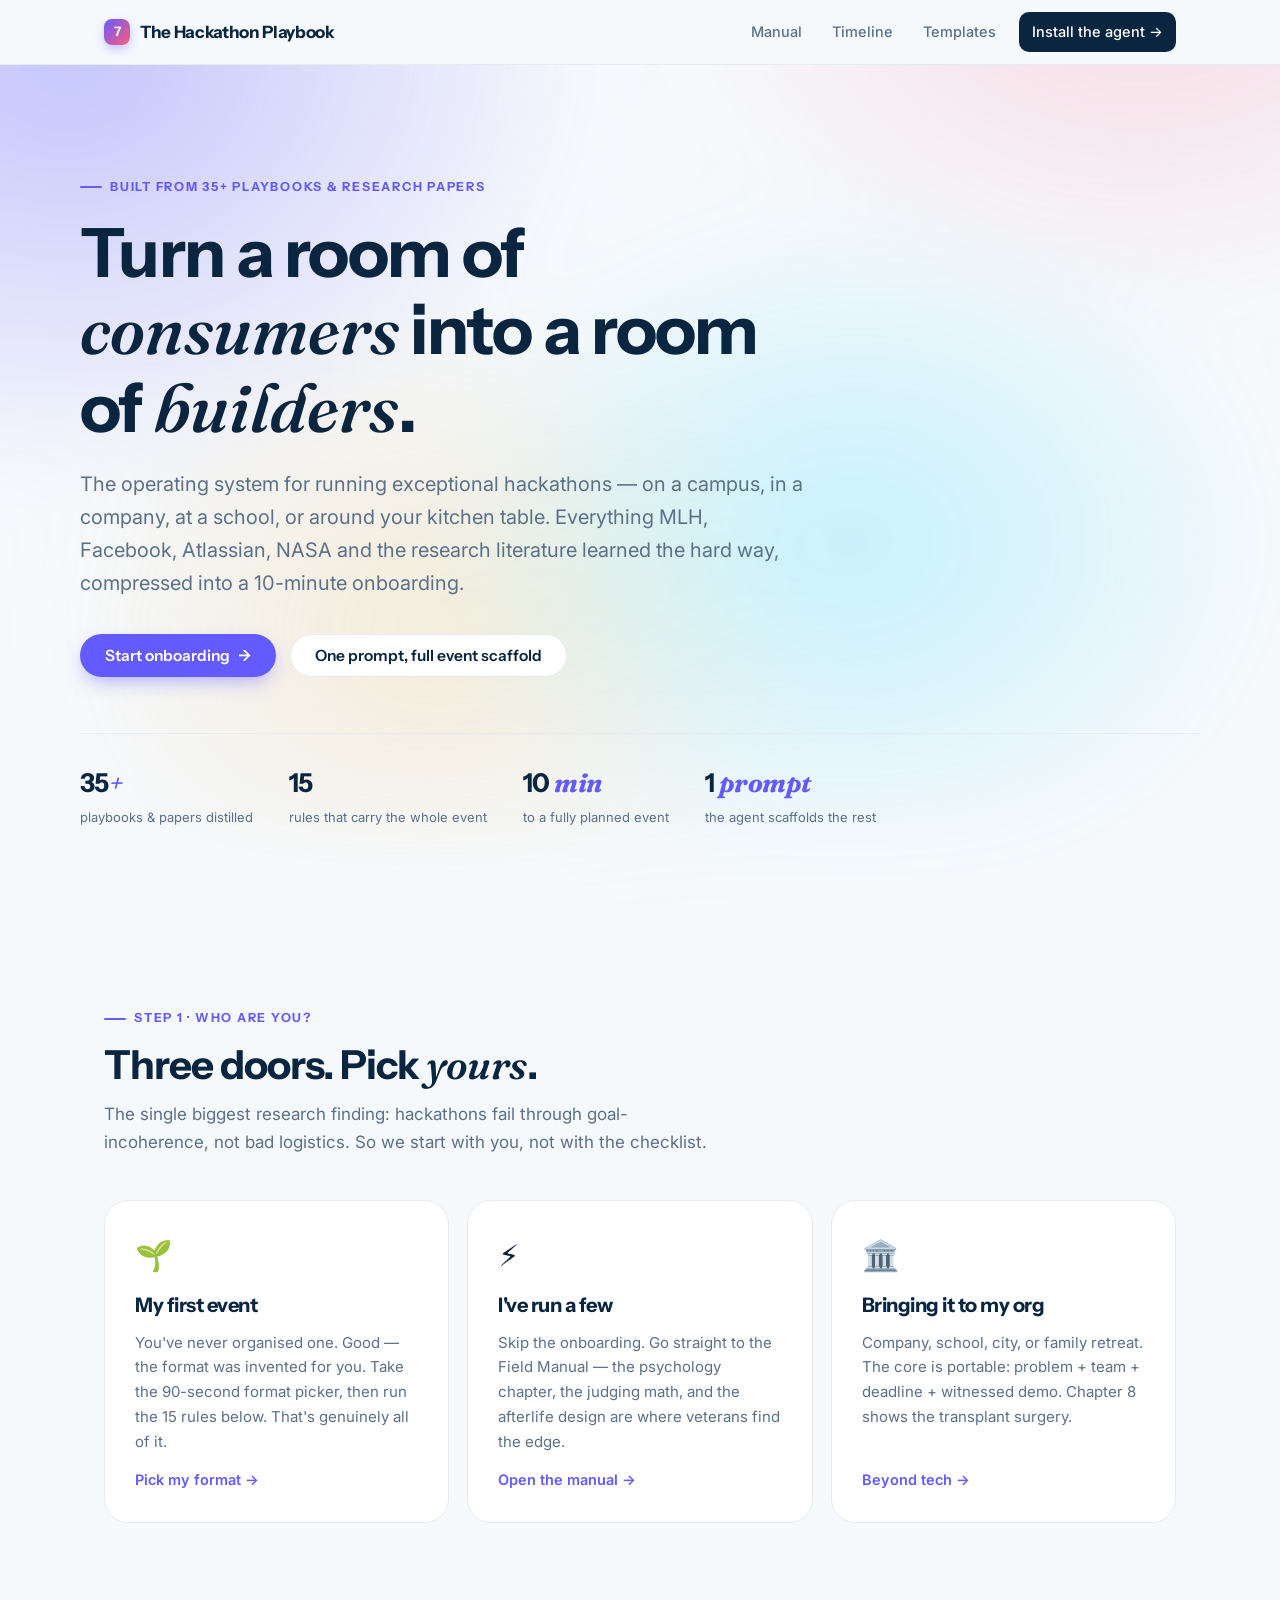
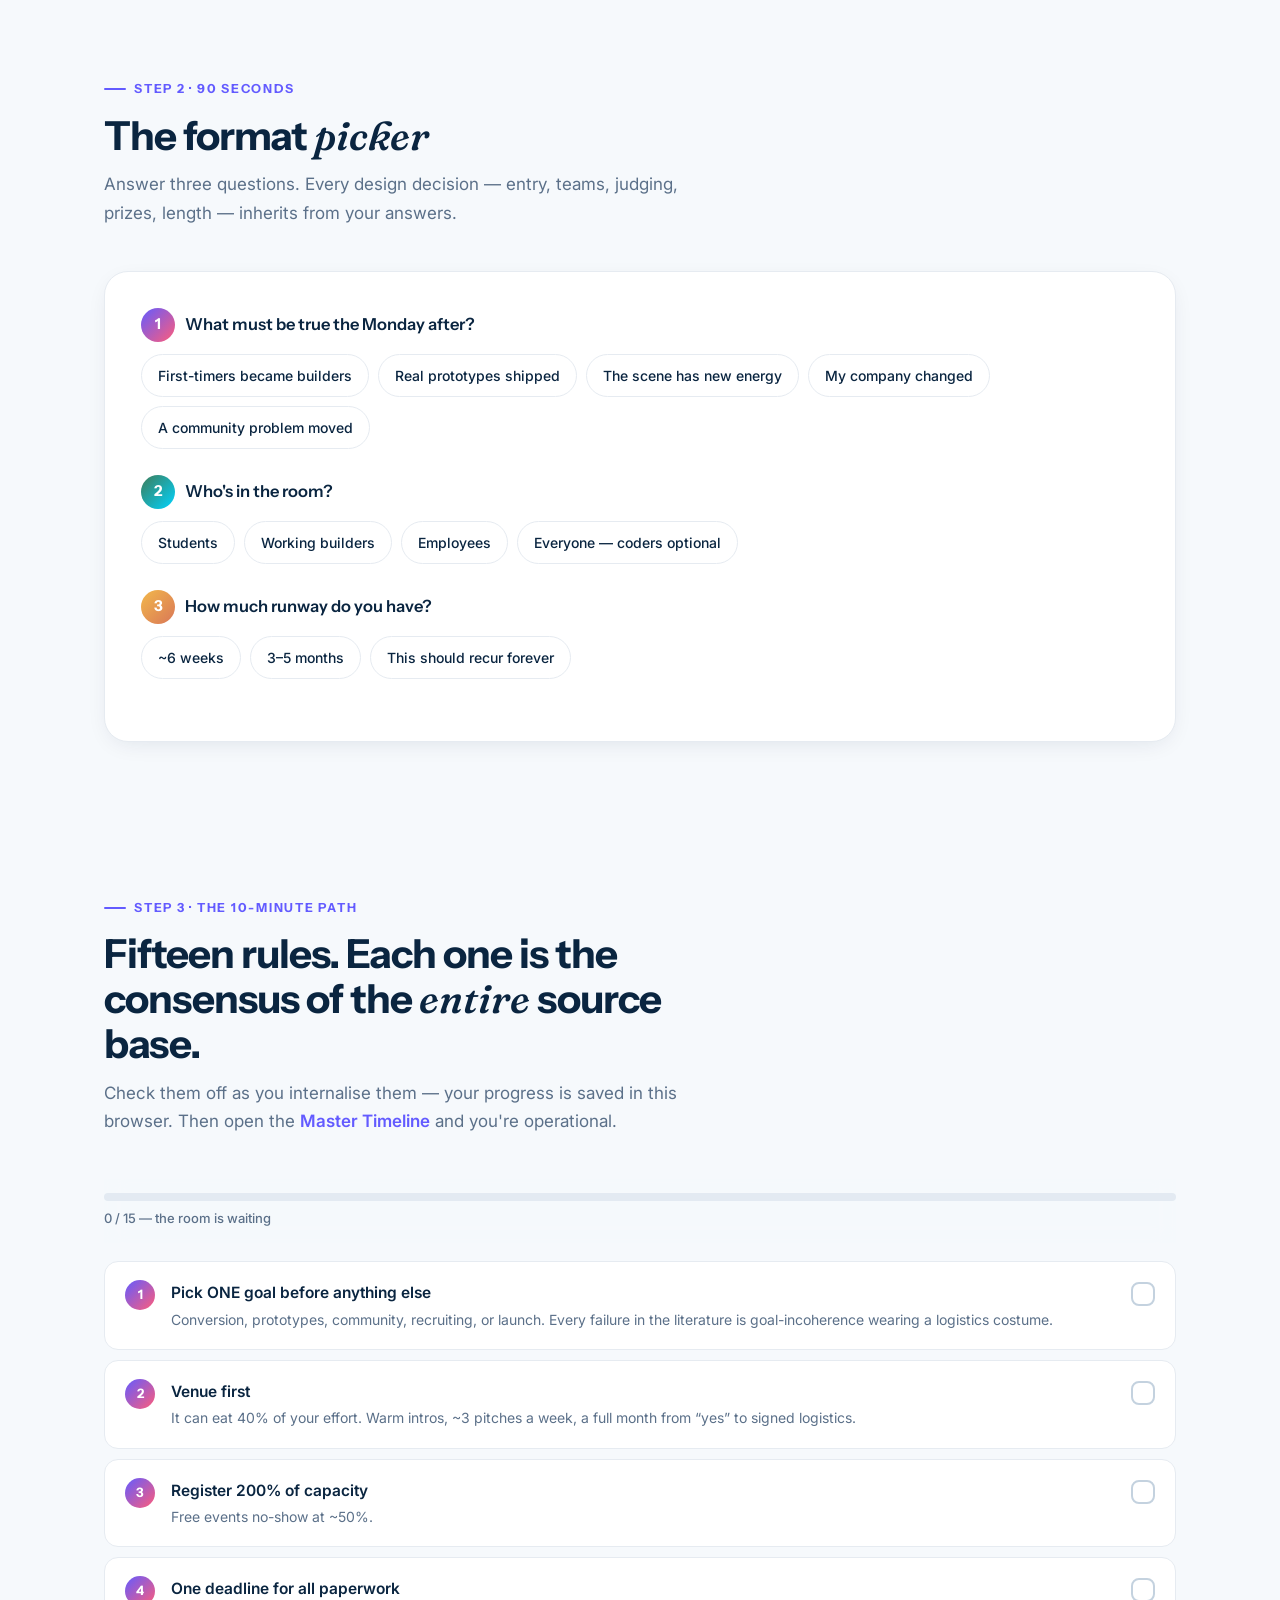
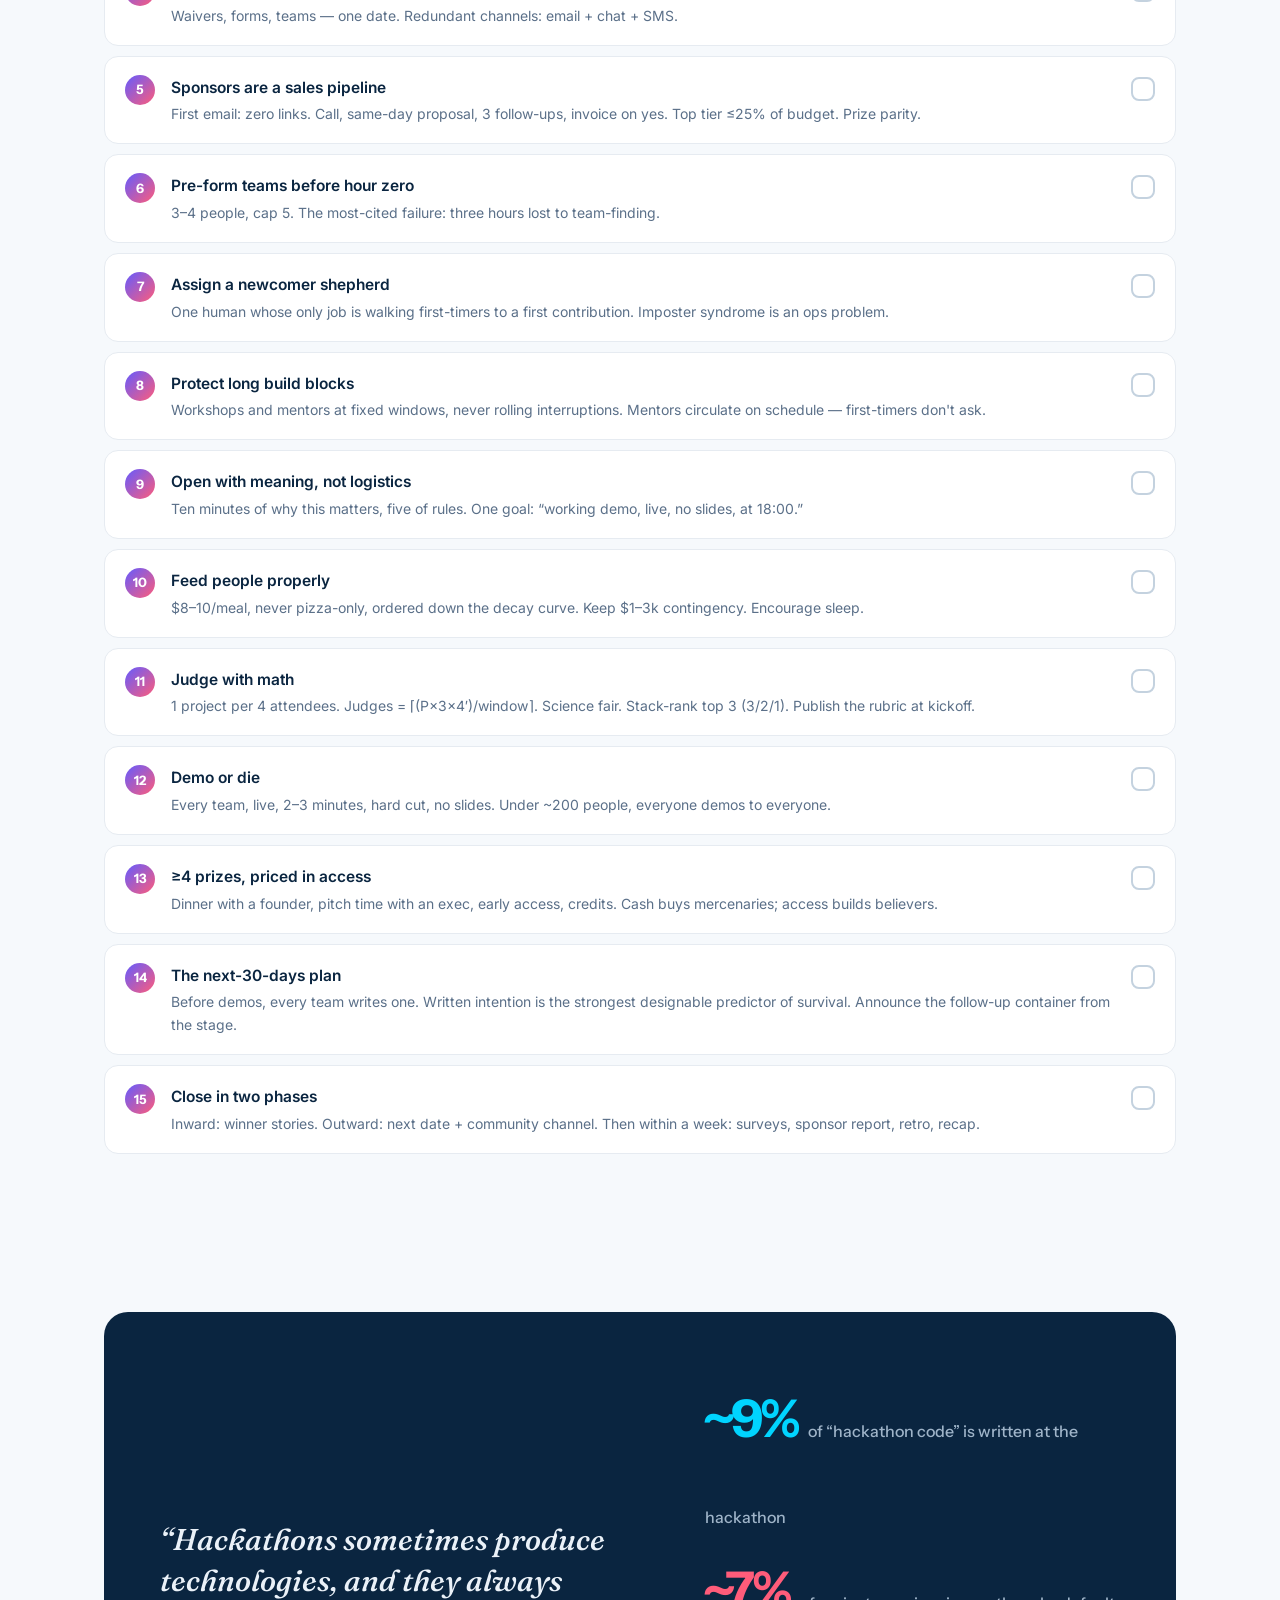
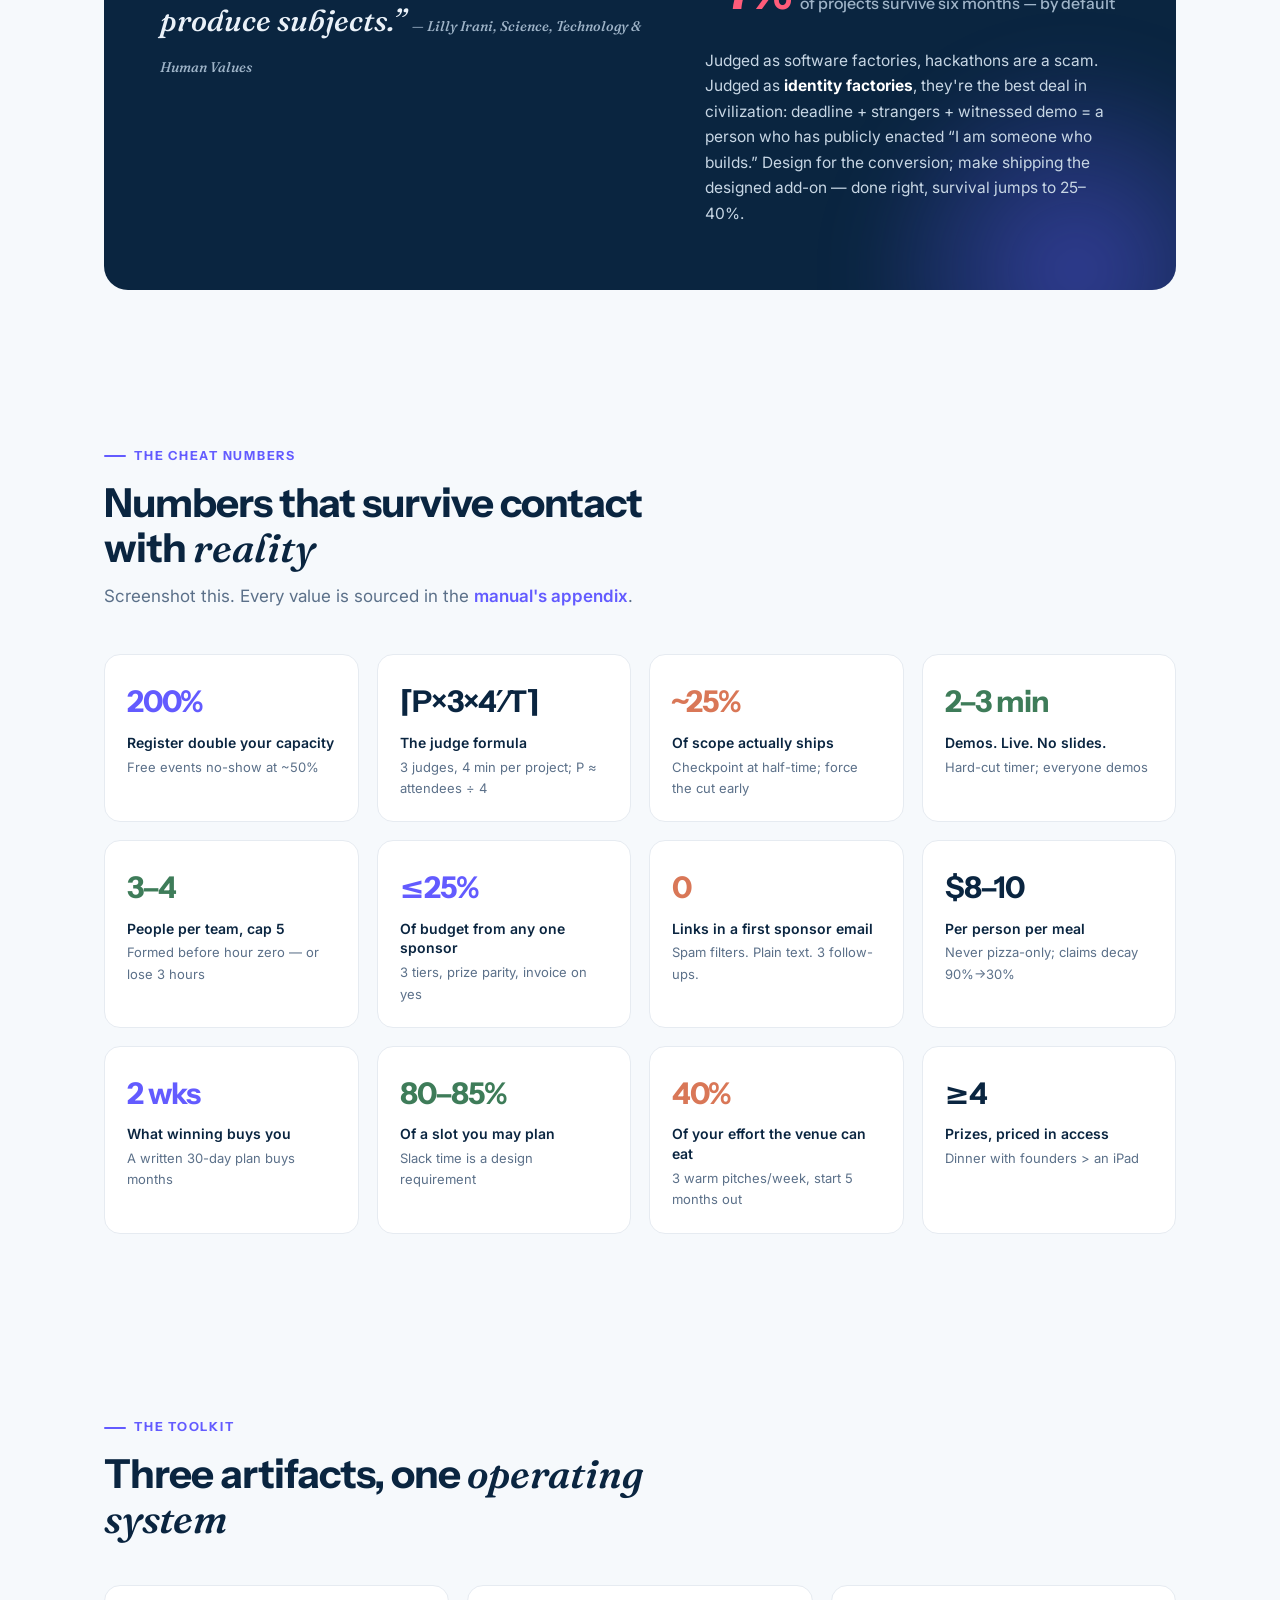
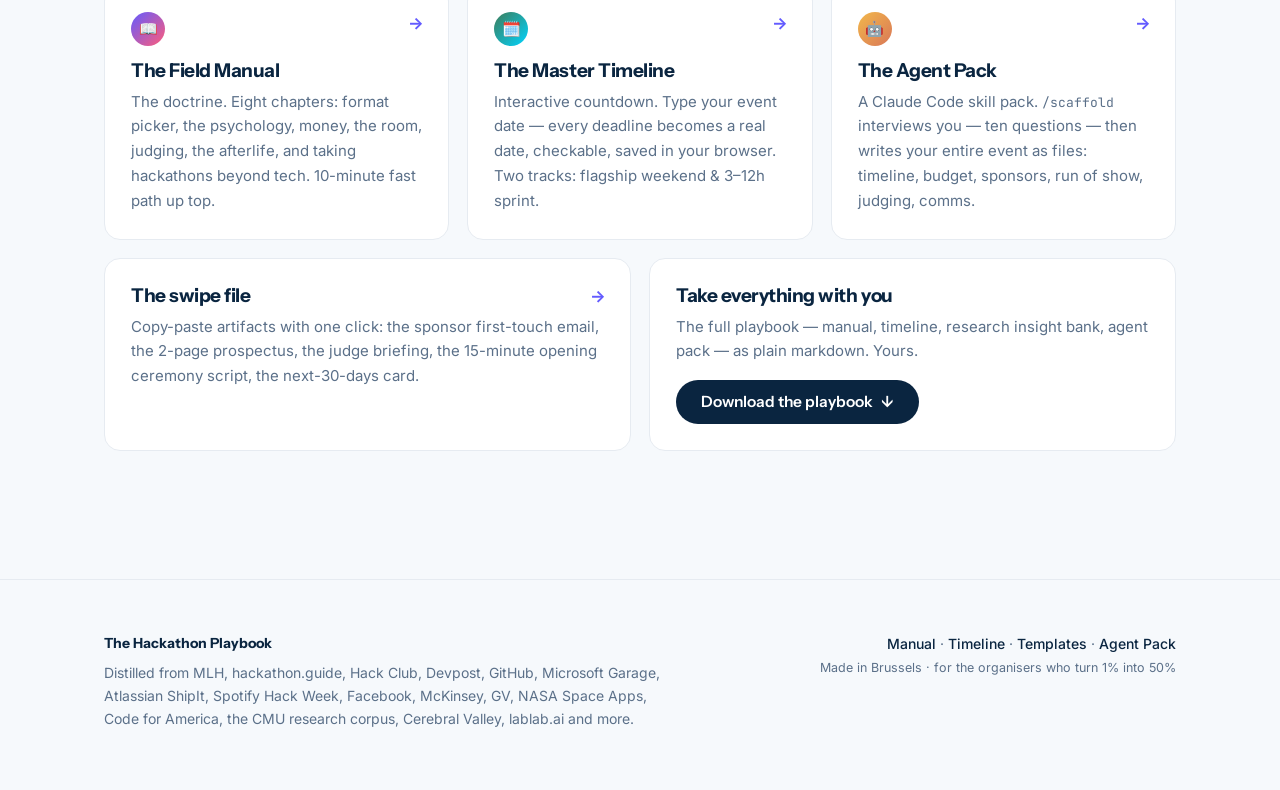
<file: index.html>
<!DOCTYPE html>
<html lang="en">
<head>
<meta charset="UTF-8"/>
<meta name="viewport" content="width=device-width, initial-scale=1.0"/>
<title>The Hackathon Playbook — from first-timer to world-class organiser in 10 minutes</title>
<meta name="description" content="The distilled operating system for running exceptional hackathons — 35+ playbooks and research papers compressed into a field manual, an interactive timeline, and a done-for-you AI agent pack."/>
<link rel="canonical" href="https://befounders.eu/"/>
<meta property="og:title" content="The Hackathon Playbook"/>
<meta property="og:description" content="Turn a room of consumers into a room of builders. 35+ playbooks distilled. One prompt, 10 minutes."/>
<meta property="og:type" content="website"/>
<meta property="og:url" content="https://befounders.eu/"/>
<link rel="preconnect" href="https://fonts.googleapis.com">
<link rel="preconnect" href="https://fonts.gstatic.com" crossorigin>
<link href="https://fonts.googleapis.com/css2?family=Instrument+Sans:wght@500;600;700&family=Inter:wght@400;500;600&family=Fraunces:ital,opsz,wght@1,9..144,400..600&family=JetBrains+Mono:wght@400;600&display=swap" rel="stylesheet">
<link rel="stylesheet" href="assets/playbook.css"/>
</head>
<body>

<nav class="site"><div class="wrap bar">
  <a class="brand" href="./"><span class="glyph">7</span> The Hackathon Playbook</a>
  <div class="navlinks">
    <a href="manual.html">Manual</a>
    <a href="timeline.html">Timeline</a>
    <a href="templates.html">Templates</a>
    <a href="agent-pack.html" class="cta">Install the agent →</a>
  </div>
</div></nav>

<!-- ================= HERO ================= -->
<header class="mesh"><div class="wrap hero">
  <span class="overline">Built from 35+ playbooks &amp; research papers</span>
  <h1>Turn a room of <span class="serif">consumers</span> into a room of <span class="serif">builders</span>.</h1>
  <p class="sub">The operating system for running exceptional hackathons — on a campus, in a company,
  at a school, or around your kitchen table. Everything MLH, Facebook, Atlassian, NASA and the
  research literature learned the hard way, compressed into a 10-minute onboarding.</p>
  <div class="actions">
    <a class="btn primary" href="#start">Start onboarding <span class="arr">→</span></a>
    <a class="btn ghost" href="agent-pack.html">One prompt, full event scaffold</a>
  </div>
  <div class="statstrip">
    <div class="stat"><div class="n">35<em>+</em></div><div class="l">playbooks &amp; papers distilled</div></div>
    <div class="stat"><div class="n">15</div><div class="l">rules that carry the whole event</div></div>
    <div class="stat"><div class="n">10 <em>min</em></div><div class="l">to a fully planned event</div></div>
    <div class="stat"><div class="n">1 <em>prompt</em></div><div class="l">the agent scaffolds the rest</div></div>
  </div>
</div></header>

<!-- ================= PATH CHOOSER ================= -->
<section class="block" id="start"><div class="wrap">
  <div class="sechead">
    <span class="overline">Step 1 · Who are you?</span>
    <h2>Three doors. Pick <span class="serif">yours</span>.</h2>
    <p>The single biggest research finding: hackathons fail through goal-incoherence, not bad logistics. So we start with you, not with the checklist.</p>
  </div>
  <div class="grid c3">
    <a class="path" href="#quiz">
      <span class="emoji">🌱</span>
      <h3>My first event</h3>
      <p>You've never organised one. Good — the format was invented for you. Take the 90-second format picker, then run the 15 rules below. That's genuinely all of it.</p>
      <span class="go">Pick my format →</span>
    </a>
    <a class="path" href="manual.html">
      <span class="emoji">⚡</span>
      <h3>I've run a few</h3>
      <p>Skip the onboarding. Go straight to the Field Manual — the psychology chapter, the judging math, and the afterlife design are where veterans find the edge.</p>
      <span class="go">Open the manual →</span>
    </a>
    <a class="path" href="manual.html#ch8">
      <span class="emoji">🏛️</span>
      <h3>Bringing it to my org</h3>
      <p>Company, school, city, or family retreat. The core is portable: problem + team + deadline + witnessed demo. Chapter 8 shows the transplant surgery.</p>
      <span class="go">Beyond tech →</span>
    </a>
  </div>
</div></section>

<!-- ================= FORMAT PICKER ================= -->
<section class="block tight" id="quiz"><div class="wrap">
  <div class="sechead">
    <span class="overline">Step 2 · 90 seconds</span>
    <h2>The format <span class="serif">picker</span></h2>
    <p>Answer three questions. Every design decision — entry, teams, judging, prizes, length — inherits from your answers.</p>
  </div>
  <div class="quiz">
    <div class="q" data-q="goal">
      <div class="ql"><span class="chip7">1</span> What must be true the Monday after?</div>
      <div class="pills">
        <span class="pill" data-v="convert">First-timers became builders</span>
        <span class="pill" data-v="ship">Real prototypes shipped</span>
        <span class="pill" data-v="scene">The scene has new energy</span>
        <span class="pill" data-v="org">My company changed</span>
        <span class="pill" data-v="civic">A community problem moved</span>
      </div>
    </div>
    <div class="q" data-q="who">
      <div class="ql"><span class="chip7 moss">2</span> Who's in the room?</div>
      <div class="pills">
        <span class="pill" data-v="students">Students</span>
        <span class="pill" data-v="builders">Working builders</span>
        <span class="pill" data-v="employees">Employees</span>
        <span class="pill" data-v="mixed">Everyone — coders optional</span>
      </div>
    </div>
    <div class="q" data-q="time">
      <div class="ql"><span class="chip7 gold">3</span> How much runway do you have?</div>
      <div class="pills">
        <span class="pill" data-v="weeks">~6 weeks</span>
        <span class="pill" data-v="months">3–5 months</span>
        <span class="pill" data-v="standing">This should recur forever</span>
      </div>
    </div>
    <div class="verdict" id="verdict"></div>
  </div>
</div></section>

<!-- ================= 10-MIN PATH ================= -->
<section class="block" id="rules"><div class="wrap">
  <div class="sechead">
    <span class="overline">Step 3 · The 10-minute path</span>
    <h2>Fifteen rules. Each one is the consensus of the <span class="serif">entire</span> source base.</h2>
    <p>Check them off as you internalise them — your progress is saved in this browser. Then open the <a href="timeline.html" style="color:var(--blurple);font-weight:600">Master Timeline</a> and you're operational.</p>
  </div>
  <div class="progresswrap"><div class="progressbar"><i id="pbar"></i></div>
    <div class="progresslabel" id="plabel">0 / 15 — the room is waiting</div></div>
  <div id="checklist"></div>
</div></section>

<!-- ================= THESIS BAND ================= -->
<section class="block tight"><div class="wrap">
  <div class="band"><div class="duo">
    <div>
      <blockquote>“Hackathons sometimes produce technologies, and they always produce subjects.”
        <span class="attr">— Lilly Irani, Science, Technology &amp; Human Values</span></blockquote>
    </div>
    <div>
      <div class="bignum">~9% <small>of “hackathon code” is written at the hackathon</small></div>
      <div class="bignum" style="color:var(--flare)">~7% <small>of projects survive six months — by default</small></div>
      <p style="margin-top:14px">Judged as software factories, hackathons are a scam. Judged as
      <strong style="color:#fff">identity factories</strong>, they're the best deal in civilization:
      deadline + strangers + witnessed demo = a person who has publicly enacted “I am someone who
      builds.” Design for the conversion; make shipping the designed add-on — done right, survival
      jumps to 25–40%.</p>
    </div>
  </div></div>
</div></section>

<!-- ================= CHEAT NUMBERS ================= -->
<section class="block" id="numbers"><div class="wrap">
  <div class="sechead">
    <span class="overline">The cheat numbers</span>
    <h2>Numbers that survive contact with <span class="serif">reality</span></h2>
    <p>Screenshot this. Every value is sourced in the <a href="manual.html#appendix" style="color:var(--blurple);font-weight:600">manual's appendix</a>.</p>
  </div>
  <div class="grid c4">
    <div class="numcard"><div class="big">200%</div><div class="rule">Register double your capacity</div><div class="why">Free events no-show at ~50%</div></div>
    <div class="numcard" data-tone="navy"><div class="big">⌈P×3×4′⁄T⌉</div><div class="rule">The judge formula</div><div class="why">3 judges, 4 min per project; P ≈ attendees ÷ 4</div></div>
    <div class="numcard" data-tone="clay"><div class="big">~25%</div><div class="rule">Of scope actually ships</div><div class="why">Checkpoint at half-time; force the cut early</div></div>
    <div class="numcard" data-tone="moss"><div class="big">2–3 min</div><div class="rule">Demos. Live. No slides.</div><div class="why">Hard-cut timer; everyone demos</div></div>
    <div class="numcard" data-tone="moss"><div class="big">3–4</div><div class="rule">People per team, cap 5</div><div class="why">Formed before hour zero — or lose 3 hours</div></div>
    <div class="numcard"><div class="big">≤25%</div><div class="rule">Of budget from any one sponsor</div><div class="why">3 tiers, prize parity, invoice on yes</div></div>
    <div class="numcard" data-tone="clay"><div class="big">0</div><div class="rule">Links in a first sponsor email</div><div class="why">Spam filters. Plain text. 3 follow-ups.</div></div>
    <div class="numcard" data-tone="navy"><div class="big">$8–10</div><div class="rule">Per person per meal</div><div class="why">Never pizza-only; claims decay 90%→30%</div></div>
    <div class="numcard"><div class="big">2 wks</div><div class="rule">What winning buys you</div><div class="why">A written 30-day plan buys months</div></div>
    <div class="numcard" data-tone="moss"><div class="big">80–85%</div><div class="rule">Of a slot you may plan</div><div class="why">Slack time is a design requirement</div></div>
    <div class="numcard" data-tone="clay"><div class="big">40%</div><div class="rule">Of your effort the venue can eat</div><div class="why">3 warm pitches/week, start 5 months out</div></div>
    <div class="numcard" data-tone="navy"><div class="big">≥4</div><div class="rule">Prizes, priced in access</div><div class="why">Dinner with founders &gt; an iPad</div></div>
  </div>
</div></section>

<!-- ================= ARTIFACTS ================= -->
<section class="block" id="artifacts"><div class="wrap">
  <div class="sechead">
    <span class="overline">The toolkit</span>
    <h2>Three artifacts, one <span class="serif">operating system</span></h2>
  </div>
  <div class="grid c3">
    <a class="card link" href="manual.html">
      <span class="chip7">📖</span>
      <h3 style="margin-top:14px">The Field Manual</h3>
      <p>The doctrine. Eight chapters: format picker, the psychology, money, the room, judging, the afterlife, and taking hackathons beyond tech. 10-minute fast path up top.</p>
    </a>
    <a class="card link" href="timeline.html">
      <span class="chip7 moss">🗓️</span>
      <h3 style="margin-top:14px">The Master Timeline</h3>
      <p>Interactive countdown. Type your event date — every deadline becomes a real date, checkable, saved in your browser. Two tracks: flagship weekend &amp; 3–12h sprint.</p>
    </a>
    <a class="card link" href="agent-pack.html">
      <span class="chip7 gold">🤖</span>
      <h3 style="margin-top:14px">The Agent Pack</h3>
      <p>A Claude Code skill pack. <code style="font-family:var(--font-mono);font-size:13px">/scaffold</code> interviews you — ten questions — then writes your entire event as files: timeline, budget, sponsors, run of show, judging, comms.</p>
    </a>
  </div>
  <div style="margin-top:18px" class="grid c2">
    <a class="card link" href="templates.html">
      <h3>The swipe file</h3>
      <p>Copy-paste artifacts with one click: the sponsor first-touch email, the 2-page prospectus, the judge briefing, the 15-minute opening ceremony script, the next-30-days card.</p>
    </a>
    <div class="card">
      <h3>Take everything with you</h3>
      <p style="margin-bottom:16px">The full playbook — manual, timeline, research insight bank, agent pack — as plain markdown. Yours.</p>
      <a class="btn dark" href="downloads/hackathon-playbook-full.zip" download>Download the playbook <span class="arr">↓</span></a>
    </div>
  </div>
</div></section>

<footer class="site"><div class="wrap cols">
  <div>
    <div class="fbrand">The Hackathon Playbook</div>
    Distilled from MLH, hackathon.guide, Hack Club, Devpost, GitHub, Microsoft Garage,<br/>
    Atlassian ShipIt, Spotify Hack Week, Facebook, McKinsey, GV, NASA Space Apps,<br/>
    Code for America, the CMU research corpus, Cerebral Valley, lablab.ai and more.
  </div>
  <div style="text-align:right">
    <a href="manual.html">Manual</a> · <a href="timeline.html">Timeline</a> ·
    <a href="templates.html">Templates</a> · <a href="agent-pack.html">Agent&nbsp;Pack</a><br/>
    <span style="font-size:12.5px">Made in Brussels · for the organisers who turn 1% into 50%</span>
  </div>
</div></footer>

<script>
/* ---------- format picker ---------- */
const FORMATS = {
  convert: {name:'The Beginner-Tracked Community Hack', why:'Your goal is conversion, so stranger teams, humane hours and a witnessed demo for every team do the work.',
    tags:['1 day, sleep-compatible','Open entry, actively recruited','Organizer-mixed teams','Peer voting or many small awards','Symbolic prizes'],
    note:'Assign one human whose only job is walking first-timers to a first contribution. Theme is a demographic instrument — pick one that makes outsiders\' knowledge the scarce resource.'},
  ship: {name:'The Curated Build Weekend', why:'Prototypes need skill-fit teams and follow-through, not volume.',
    tags:['24–48h, no forced all-nighter','Application-gated','Pre-formed teams of 3–4','Expert panel, shippability weighted','Access prizes + follow-through funding'],
    note:'Before demos, every team writes a next-30-days plan — winning predicts two weeks; written intention predicts months.'},
  scene: {name:'The Compression Event', why:'Elite energy comes from density and scarcity, not duration. AI tooling killed the all-nighter.',
    tags:['3–12 hours','Brutal curation — publicize the funnel','Teams exist before hour zero','Demo-or-die to named judges','Prizes = access: dinners, early access, credits'],
    note:'Publish the judge lineup before applications close — people apply to be seen by specific humans.'},
  org: {name:'The Internal ShipIt', why:'Companies need a pipeline instrument wearing a party costume.',
    tags:['24h–1 week, quarterly cadence','Everyone hacks — even the chefs','Shipment orders posted before','Async peer voting + exec forum at +2 weeks','Prize = pitch time with the CEO'],
    note:'Demos to executives happen 1–2 weeks AFTER the build (Facebook\'s Prototype Forum) — polished pitches to people who can green-light, not 3am slideware.'},
  civic: {name:'The Recurring Civic Hack', why:'Community problems outlive weekends — the container matters more than the event.',
    tags:['Evenings, forever + one annual day','Open — “you don\'t need to code”','Teams around expert-defined problems','A real problem-owner per team','The prize is the problem moving'],
    note:'Weeks of expert problem-definition before the event separate useful hacks from naïve demos. Wire the sprint into slow institutions.'}
};
const answers = {};
document.querySelectorAll('.q').forEach(q => {
  q.querySelectorAll('.pill').forEach(p => p.addEventListener('click', () => {
    q.querySelectorAll('.pill').forEach(x => x.classList.remove('on'));
    p.classList.add('on');
    answers[q.dataset.q] = p.dataset.v;
    render();
  }));
});
function render(){
  if(!answers.goal) return;
  let f = FORMATS[answers.goal];
  if(answers.goal==='ship' && answers.who==='mixed') f = FORMATS.convert;
  if(answers.goal==='scene' && answers.time==='months') f = {...f, tags:[...f.tags.slice(0,-1),'With 3–5 months: make it a 100-cap flagship with a published acceptance funnel']};
  const extra = answers.time==='standing'
    ? '<br/><b>Recurring?</b> Perfect — announce the next date from the closing stage, every time. The event must live inside a container.' : '';
  const v = document.getElementById('verdict');
  v.classList.add('show');
  v.innerHTML = `<h3>Run: <span class="serif">${f.name}</span></h3>
    <p style="color:var(--muted);font-size:15px">${f.why}</p>
    <div class="spec">${f.tags.map((t,i)=>`<span class="tag${i===0?' hl':''}">${t}</span>`).join('')}</div>
    <p style="font-size:14.5px">💡 ${f.note}${extra}</p>
    <div style="margin-top:18px;display:flex;gap:12px;flex-wrap:wrap">
      <a class="btn primary" href="timeline.html${answers.time==='weeks'?'?track=b':''}">Build my timeline <span class="arr">→</span></a>
      <a class="btn ghost" href="agent-pack.html">Let the agent scaffold it</a>
    </div>`;
}

/* ---------- 15-rule checklist ---------- */
const RULES = [
 ['Pick ONE goal before anything else','Conversion, prototypes, community, recruiting, or launch. Every failure in the literature is goal-incoherence wearing a logistics costume.'],
 ['Venue first','It can eat 40% of your effort. Warm intros, ~3 pitches a week, a full month from “yes” to signed logistics.'],
 ['Register 200% of capacity','Free events no-show at ~50%.'],
 ['One deadline for all paperwork','Waivers, forms, teams — one date. Redundant channels: email + chat + SMS.'],
 ['Sponsors are a sales pipeline','First email: zero links. Call, same-day proposal, 3 follow-ups, invoice on yes. Top tier ≤25% of budget. Prize parity.'],
 ['Pre-form teams before hour zero','3–4 people, cap 5. The most-cited failure: three hours lost to team-finding.'],
 ['Assign a newcomer shepherd','One human whose only job is walking first-timers to a first contribution. Imposter syndrome is an ops problem.'],
 ['Protect long build blocks','Workshops and mentors at fixed windows, never rolling interruptions. Mentors circulate on schedule — first-timers don\'t ask.'],
 ['Open with meaning, not logistics','Ten minutes of why this matters, five of rules. One goal: “working demo, live, no slides, at 18:00.”'],
 ['Feed people properly','$8–10/meal, never pizza-only, ordered down the decay curve. Keep $1–3k contingency. Encourage sleep.'],
 ['Judge with math','1 project per 4 attendees. Judges = ⌈(P×3×4′)/window⌉. Science fair. Stack-rank top 3 (3/2/1). Publish the rubric at kickoff.'],
 ['Demo or die','Every team, live, 2–3 minutes, hard cut, no slides. Under ~200 people, everyone demos to everyone.'],
 ['≥4 prizes, priced in access','Dinner with a founder, pitch time with an exec, early access, credits. Cash buys mercenaries; access builds believers.'],
 ['The next-30-days plan','Before demos, every team writes one. Written intention is the strongest designable predictor of survival. Announce the follow-up container from the stage.'],
 ['Close in two phases','Inward: winner stories. Outward: next date + community channel. Then within a week: surveys, sponsor report, retro, recap.']
];
const KEY='hp_rules_v1';
let done = JSON.parse(localStorage.getItem(KEY)||'[]');
const list = document.getElementById('checklist');
RULES.forEach((r,i)=>{
  const el = document.createElement('div');
  el.className = 'check'+(done.includes(i)?' done':'');
  el.innerHTML = `<span class="chip7" style="width:30px;height:30px;font-size:13px">${i+1}</span>
    <div><div class="t">${r[0]}</div><div class="d">${r[1]}</div></div>
    <div class="box" style="margin-left:auto">✓</div>`;
  el.addEventListener('click',()=>{
    if(done.includes(i)) done = done.filter(x=>x!==i); else done.push(i);
    localStorage.setItem(KEY, JSON.stringify(done));
    el.classList.toggle('done'); prog();
  });
  list.appendChild(el);
});
function prog(){
  const p = Math.round(done.length/RULES.length*100);
  document.getElementById('pbar').style.width = p+'%';
  document.getElementById('plabel').textContent =
    done.length===RULES.length ? '15 / 15 — you are operational. Open the timeline.' :
    `${done.length} / 15 — ${done.length===0?'the room is waiting':'keep going'}`;
}
prog();
</script>
</body>
</html>
</file>
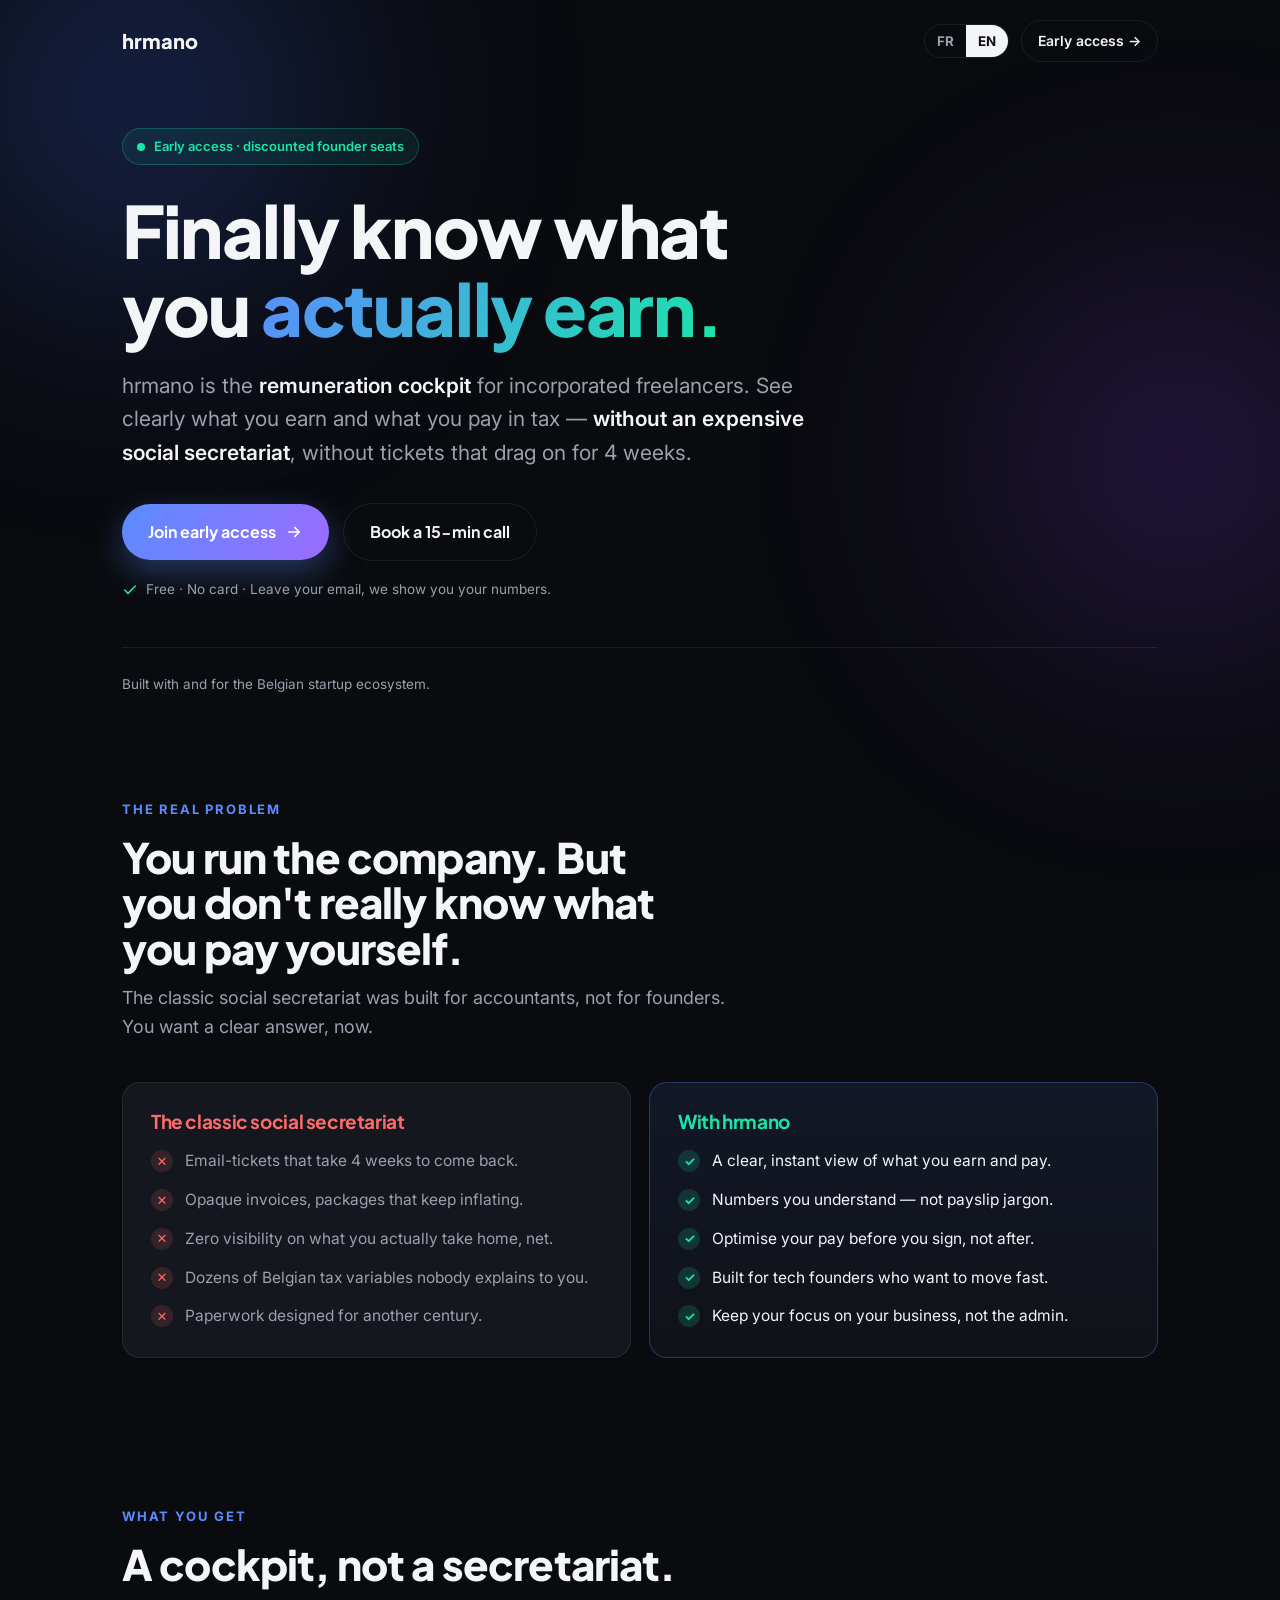
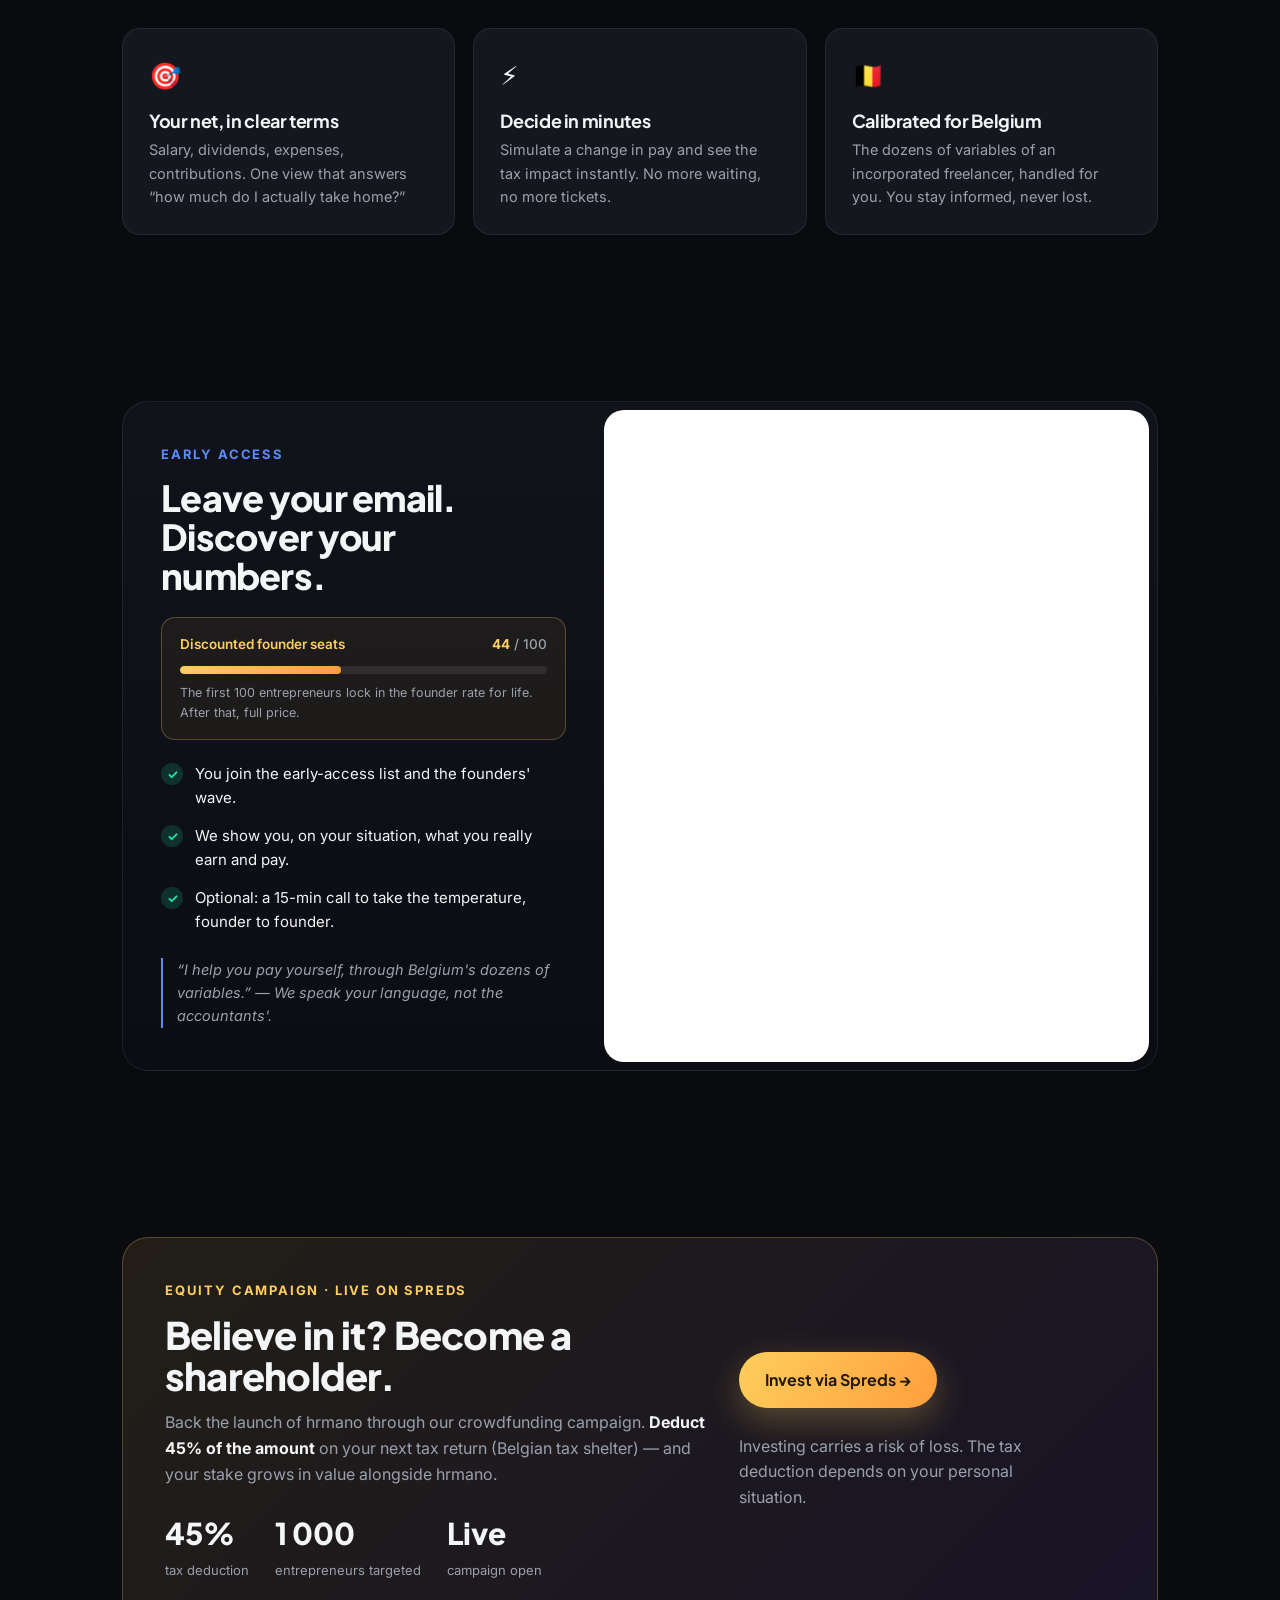
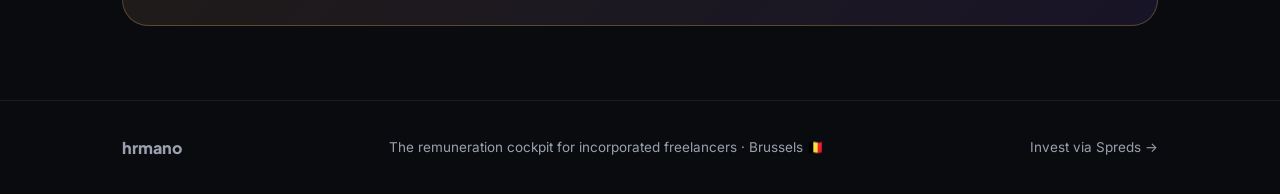
<file: hrmano/index.html>
<!DOCTYPE html>
<html lang="fr">
<head>
<meta charset="UTF-8" />
<meta name="viewport" content="width=device-width, initial-scale=1.0" />
<title>hrmano — Sache enfin ce que tu gagnes vraiment</title>
<meta name="description" content="Le cockpit de rémunération des indépendants en société. Vois clairement ce que tu gagnes et ce que tu paies en taxes — sans secrétariat social hors de prix. Accès anticipé." />
<link rel="canonical" href="https://befounders.eu/hrmano/" />

<!-- Open Graph / social + ads -->
<meta property="og:title" content="hrmano — Sache enfin ce que tu gagnes vraiment" />
<meta property="og:description" content="Le cockpit de rémunération des indépendants en société, en Belgique. Sans secrétariat social hors de prix, sans tickets à 4 semaines." />
<meta property="og:type" content="website" />
<meta property="og:url" content="https://befounders.eu/hrmano/" />
<meta property="og:locale" content="fr_BE" />

<link rel="preconnect" href="https://fonts.googleapis.com">
<link rel="preconnect" href="https://fonts.gstatic.com" crossorigin>
<link href="https://fonts.googleapis.com/css2?family=Plus+Jakarta+Sans:wght@500;600;700;800&family=Inter:wght@400;500;600&display=swap" rel="stylesheet">

<style>
  :root{
    --bg:#0a0b0f;
    --bg-soft:#11131b;
    --card:#15171f;
    --line:rgba(255,255,255,.08);
    --ink:#f4f5f7;
    --muted:#9aa0ad;
    --brand:#5b8cff;
    --brand-2:#9b6bff;
    --accent:#19e6a8;
    --gold:#ffce5c;
    --warn:#ff6b6b;
    --radius:18px;
    --max:1080px;
  }
  *{box-sizing:border-box;margin:0;padding:0}
  html{scroll-behavior:smooth}
  body{
    font-family:'Inter',system-ui,-apple-system,sans-serif;
    background:var(--bg);
    color:var(--ink);
    line-height:1.6;
    -webkit-font-smoothing:antialiased;
    overflow-x:hidden;
  }
  h1,h2,h3,.display{font-family:'Plus Jakarta Sans',sans-serif;letter-spacing:-.02em;line-height:1.08}
  a{color:inherit;text-decoration:none}
  .wrap{max-width:var(--max);margin:0 auto;padding:0 22px}

  /* Ambient glow */
  .glow{position:fixed;inset:0;z-index:0;pointer-events:none;overflow:hidden}
  .glow::before,.glow::after{content:"";position:absolute;width:640px;height:640px;border-radius:50%;filter:blur(120px);opacity:.5}
  .glow::before{background:radial-gradient(circle,#3457c8,transparent 60%);top:-220px;left:-180px}
  .glow::after{background:radial-gradient(circle,#6f3ad1,transparent 60%);top:140px;right:-220px;opacity:.4}

  /* Nav */
  nav{position:relative;z-index:5;display:flex;align-items:center;justify-content:space-between;padding:20px 0;gap:14px}
  .brand{display:flex;align-items:center;gap:10px;font-family:'Plus Jakarta Sans';font-weight:800;font-size:20px}
  .dot{width:11px;height:11px;border-radius:50%;background:linear-gradient(135deg,var(--brand),var(--accent));box-shadow:0 0 16px var(--brand)}
  .nav-right{display:flex;align-items:center;gap:12px}
  .nav-cta{font-weight:600;font-size:14px;padding:9px 16px;border:1px solid var(--line);border-radius:999px;color:var(--ink);transition:.2s}
  .nav-cta:hover{border-color:var(--brand);background:rgba(91,140,255,.08)}

  /* Lang toggle */
  .lang{display:inline-flex;border:1px solid var(--line);border-radius:999px;overflow:hidden;font-size:13px;font-weight:700}
  .lang button{background:transparent;border:0;color:var(--muted);padding:8px 12px;cursor:pointer;font-family:inherit;font-weight:700;transition:.15s}
  .lang button.active{background:var(--ink);color:var(--bg)}

  /* Hero */
  header{position:relative;z-index:2;padding:46px 0 30px}
  .pill{display:inline-flex;align-items:center;gap:9px;font-size:13px;font-weight:600;color:var(--accent);
    background:rgba(25,230,168,.08);border:1px solid rgba(25,230,168,.25);padding:7px 14px;border-radius:999px;margin-bottom:26px}
  .pulse{width:8px;height:8px;border-radius:50%;background:var(--accent);box-shadow:0 0 0 0 rgba(25,230,168,.6);animation:pulse 2s infinite}
  @keyframes pulse{0%{box-shadow:0 0 0 0 rgba(25,230,168,.5)}70%{box-shadow:0 0 0 10px rgba(25,230,168,0)}100%{box-shadow:0 0 0 0 rgba(25,230,168,0)}}
  h1{font-size:clamp(38px,6.4vw,72px);font-weight:800;max-width:14ch}
  h1 .hl{background:linear-gradient(120deg,var(--brand),var(--accent));-webkit-background-clip:text;background-clip:text;color:transparent}
  .sub{margin-top:22px;font-size:clamp(17px,2.3vw,21px);color:var(--muted);max-width:54ch}
  .sub strong{color:var(--ink);font-weight:600}

  .cta-row{display:flex;flex-wrap:wrap;gap:14px;margin-top:34px;align-items:center}
  .btn{display:inline-flex;align-items:center;gap:9px;font-family:'Plus Jakarta Sans';font-weight:700;font-size:16px;
    padding:15px 26px;border-radius:999px;cursor:pointer;border:0;transition:transform .15s ease,box-shadow .2s ease}
  .btn-primary{background:linear-gradient(120deg,var(--brand),var(--brand-2));color:#fff;box-shadow:0 12px 34px rgba(91,140,255,.35)}
  .btn-primary:hover{transform:translateY(-2px);box-shadow:0 18px 44px rgba(91,140,255,.5)}
  .btn-ghost{color:var(--ink);border:1px solid var(--line);background:transparent}
  .btn-ghost:hover{border-color:var(--brand)}
  .btn-gold{background:linear-gradient(120deg,var(--gold),#ff9e3d);color:#231a00;box-shadow:0 12px 34px rgba(255,206,92,.28)}
  .btn-gold:hover{transform:translateY(-2px);box-shadow:0 18px 44px rgba(255,206,92,.45)}
  .reassure{display:flex;align-items:center;gap:8px;font-size:13.5px;color:var(--muted);margin-top:18px}
  .reassure svg{flex:none}

  /* Trust strip */
  .trust{position:relative;z-index:2;margin-top:46px;display:flex;flex-wrap:wrap;gap:10px 26px;align-items:center;
    font-size:13.5px;color:var(--muted);padding-top:26px;border-top:1px solid var(--line)}
  .trust b{color:var(--ink);font-weight:600}

  /* Sections */
  section{position:relative;z-index:2;padding:74px 0}
  .eyebrow{font-size:13px;font-weight:700;letter-spacing:.14em;text-transform:uppercase;color:var(--brand);margin-bottom:14px}
  h2{font-size:clamp(28px,4.2vw,42px);font-weight:800;max-width:20ch}
  .lead{color:var(--muted);font-size:18px;margin-top:14px;max-width:58ch}

  /* Pain vs gain */
  .split{display:grid;grid-template-columns:1fr 1fr;gap:18px;margin-top:40px}
  .panel{background:var(--card);border:1px solid var(--line);border-radius:var(--radius);padding:28px}
  .panel h3{font-size:19px;font-weight:700;margin-bottom:18px;display:flex;align-items:center;gap:10px}
  .panel.old h3{color:var(--warn)}
  .panel.new{background:linear-gradient(180deg,rgba(91,140,255,.10),rgba(21,23,31,.6));border-color:rgba(91,140,255,.3)}
  .panel.new h3{color:var(--accent)}
  .panel ul{list-style:none;display:flex;flex-direction:column;gap:14px}
  .panel li{display:flex;gap:12px;font-size:15.5px;color:var(--muted)}
  .panel.new li{color:var(--ink)}
  .ic{flex:none;width:22px;height:22px;border-radius:50%;display:grid;place-items:center;font-size:13px;font-weight:700;margin-top:1px}
  .old .ic{background:rgba(255,107,107,.14);color:var(--warn)}
  .new .ic{background:rgba(25,230,168,.16);color:var(--accent)}

  /* Features */
  .grid3{display:grid;grid-template-columns:repeat(3,1fr);gap:18px;margin-top:42px}
  .feat{background:var(--card);border:1px solid var(--line);border-radius:var(--radius);padding:26px;transition:.2s}
  .feat:hover{transform:translateY(-3px);border-color:rgba(91,140,255,.35)}
  .feat .emoji{font-size:26px}
  .feat h3{font-size:18px;font-weight:700;margin:14px 0 8px}
  .feat p{color:var(--muted);font-size:14.5px}

  /* Form / conversion block */
  .convert{background:linear-gradient(180deg,var(--bg-soft),#0c0d13);border:1px solid var(--line);border-radius:26px;
    padding:8px;margin-top:18px;overflow:hidden}
  .convert-inner{display:grid;grid-template-columns:.92fr 1.08fr;gap:8px}
  .convert-copy{padding:34px 30px}
  .convert-copy h2{font-size:clamp(26px,3.4vw,36px)}

  /* Soft-cap meter */
  .cap{margin-top:22px;background:rgba(255,206,92,.06);border:1px solid rgba(255,206,92,.28);border-radius:14px;padding:16px 18px}
  .cap-top{display:flex;justify-content:space-between;align-items:baseline;font-size:13.5px;font-weight:600;color:var(--gold)}
  .cap-top span:last-child{color:var(--muted);font-weight:500}
  .bar{height:8px;border-radius:99px;background:rgba(255,255,255,.08);margin-top:10px;overflow:hidden}
  .bar span{display:block;height:100%;width:44%;border-radius:99px;background:linear-gradient(90deg,var(--gold),#ff9e3d)}
  .cap-note{font-size:12.5px;color:var(--muted);margin-top:9px}

  .benefits{list-style:none;margin-top:22px;display:flex;flex-direction:column;gap:14px}
  .benefits li{display:flex;gap:12px;align-items:flex-start;font-size:15px;color:var(--ink)}
  .benefits .ic{background:rgba(25,230,168,.16);color:var(--accent)}
  .form-card{background:#fff;border-radius:20px;padding:8px 14px;min-height:560px}
  .form-card iframe{width:100%;border:0}
  .quote{margin-top:24px;font-size:14.5px;color:var(--muted);font-style:italic;border-left:2px solid var(--brand);padding-left:14px}

  /* Spreds / invest band */
  .invest{background:linear-gradient(135deg,rgba(255,206,92,.10),rgba(155,107,255,.10));border:1px solid rgba(255,206,92,.25);
    border-radius:26px;padding:42px;display:grid;grid-template-columns:1.3fr .9fr;gap:30px;align-items:center;margin-top:18px}
  .invest .eyebrow{color:var(--gold)}
  .invest h2{font-size:clamp(26px,3.6vw,38px)}
  .invest p{color:var(--muted);margin-top:14px;font-size:16px}
  .invest .stat{display:flex;gap:26px;margin-top:22px;flex-wrap:wrap}
  .invest .stat div b{font-family:'Plus Jakarta Sans';font-weight:800;font-size:30px;display:block;color:var(--ink)}
  .invest .stat div span{font-size:13px;color:var(--muted)}
  .invest-cta{display:flex;flex-direction:column;gap:12px;align-items:flex-start}
  .invest-fine{font-size:12px;color:var(--muted);max-width:34ch}

  /* Footer */
  footer{position:relative;z-index:2;border-top:1px solid var(--line);padding:34px 0;color:var(--muted);font-size:13.5px}
  footer .wrap{display:flex;flex-wrap:wrap;gap:12px;justify-content:space-between;align-items:center;width:100%}
  footer a:hover{color:var(--ink)}

  .anchor{scroll-margin-top:30px}
  [data-i18n]{transition:opacity .15s ease}

  @media(max-width:860px){
    .split{grid-template-columns:1fr}
    .grid3{grid-template-columns:1fr}
    .convert-inner{grid-template-columns:1fr}
    .convert-copy{padding:26px 22px 6px}
    .invest{grid-template-columns:1fr;padding:30px}
  }
</style>
</head>
<body>
<div class="glow"></div>

<div class="wrap">
  <nav>
    <div class="brand">hrmano</div>
    <div class="nav-right">
      <div class="lang" role="group" aria-label="Language">
        <button data-lang="fr" class="active">FR</button>
        <button data-lang="en">EN</button>
      </div>
      <a href="#start" class="nav-cta" data-i18n="nav_cta">Accès anticipé →</a>
    </div>
  </nav>

  <header>
    <span class="pill"><span class="pulse"></span><span data-i18n="hero_pill">Accès anticipé · places fondateurs à tarif réduit</span></span>
    <h1 data-i18n="hero_h1">Sache enfin ce que tu <span class="hl">gagnes vraiment.</span></h1>
    <p class="sub" data-i18n="hero_sub">
      hrmano est le <strong>cockpit de rémunération</strong> des indépendants en société.
      Vois clairement ce que tu gagnes et ce que tu paies en taxes —
      <strong>sans secrétariat social hors de prix</strong>, sans tickets qui traînent 4 semaines.
    </p>
    <div class="cta-row">
      <a href="#start" class="btn btn-primary" data-i18n="hero_btn1">Rejoindre l'accès anticipé
        <svg width="18" height="18" viewBox="0 0 24 24" fill="none"><path d="M5 12h14M13 6l6 6-6 6" stroke="#fff" stroke-width="2.2" stroke-linecap="round" stroke-linejoin="round"/></svg>
      </a>
      <a href="#start" class="btn btn-ghost" data-i18n="hero_btn2">Réserver un appel de 15 min</a>
    </div>
    <div class="reassure">
      <svg width="16" height="16" viewBox="0 0 24 24" fill="none"><path d="M20 6L9 17l-5-5" stroke="#19e6a8" stroke-width="2.4" stroke-linecap="round" stroke-linejoin="round"/></svg>
      <span data-i18n="hero_reassure">Gratuit · Aucune carte · Tu laisses ton mail, on te montre tes chiffres.</span>
    </div>

    <div class="trust">
      <span data-i18n="trust_lead">Construit avec et pour l'écosystème startup belge.</span>
    </div>
  </header>
</div>

<!-- PAIN vs GAIN -->
<section>
  <div class="wrap">
    <div class="eyebrow" data-i18n="pain_eyebrow">Le vrai problème</div>
    <h2 data-i18n="pain_h2">Tu diriges. Mais tu ne sais pas vraiment combien tu te paies.</h2>
    <p class="lead" data-i18n="pain_lead">Le secrétariat social classique a été pensé pour les comptables, pas pour les fondateurs. Toi, tu veux une réponse claire, maintenant.</p>

    <div class="split">
      <div class="panel old">
        <h3 data-i18n="old_h3">Le secrétariat social classique</h3>
        <ul>
          <li><span class="ic">✕</span><span data-i18n="old_1">Des emails-tickets qui mettent 4 semaines à revenir.</span></li>
          <li><span class="ic">✕</span><span data-i18n="old_2">Des factures opaques, des forfaits qui gonflent.</span></li>
          <li><span class="ic">✕</span><span data-i18n="old_3">Aucune visibilité sur ce que tu touches réellement, net.</span></li>
          <li><span class="ic">✕</span><span data-i18n="old_4">Des dizaines de variables fiscales belges que personne ne t'explique.</span></li>
          <li><span class="ic">✕</span><span data-i18n="old_5">De la paperasse pensée pour un autre siècle.</span></li>
        </ul>
      </div>
      <div class="panel new">
        <h3 data-i18n="new_h3">Avec hrmano</h3>
        <ul>
          <li><span class="ic">✓</span><span data-i18n="new_1">Une vue claire et instantanée de ce que tu gagnes et paies.</span></li>
          <li><span class="ic">✓</span><span data-i18n="new_2">Des chiffres compréhensibles, pas du jargon de fiche de paie.</span></li>
          <li><span class="ic">✓</span><span data-i18n="new_3">Optimise ta rémunération avant de signer, pas après.</span></li>
          <li><span class="ic">✓</span><span data-i18n="new_4">Pensé pour les fondateurs tech qui veulent aller vite.</span></li>
          <li><span class="ic">✓</span><span data-i18n="new_5">Tu gardes ton focus sur ton business, pas sur l'admin.</span></li>
        </ul>
      </div>
    </div>
  </div>
</section>

<!-- FEATURES -->
<section>
  <div class="wrap">
    <div class="eyebrow" data-i18n="feat_eyebrow">Ce que tu obtiens</div>
    <h2 data-i18n="feat_h2">Un cockpit, pas un secrétariat.</h2>
    <div class="grid3">
      <div class="feat">
        <div class="emoji">🎯</div>
        <h3 data-i18n="feat1_h">Ton net, en clair</h3>
        <p data-i18n="feat1_p">Salaire, dividendes, frais, cotisations. Une seule vue qui répond à « combien je touche vraiment ? ».</p>
      </div>
      <div class="feat">
        <div class="emoji">⚡</div>
        <h3 data-i18n="feat2_h">Décide en minutes</h3>
        <p data-i18n="feat2_p">Simule un changement de rémunération et vois l'impact fiscal direct. Plus d'attente, plus de tickets.</p>
      </div>
      <div class="feat">
        <div class="emoji">🇧🇪</div>
        <h3 data-i18n="feat3_h">Calibré pour la Belgique</h3>
        <p data-i18n="feat3_p">Les dizaines de variables de l'indépendant en société, gérées pour toi. Tu restes au courant, jamais perdu.</p>
      </div>
    </div>
  </div>
</section>

<!-- CONVERSION -->
<section class="anchor" id="start">
  <div class="wrap">
    <div class="convert">
      <div class="convert-inner">
        <div class="convert-copy">
          <div class="eyebrow" data-i18n="conv_eyebrow">Accès anticipé</div>
          <h2 data-i18n="conv_h2">Laisse ton mail. Découvre tes chiffres.</h2>

          <div class="cap">
            <div class="cap-top">
              <span data-i18n="cap_title">Places fondateurs à tarif réduit</span>
              <span><b style="color:var(--gold)">44</b> / 100</span>
            </div>
            <div class="bar"><span style="width:44%"></span></div>
            <div class="cap-note" data-i18n="cap_note">Les 100 premiers entrepreneurs verrouillent l'abonnement fondateur à tarif réduit, à vie. Ensuite, plein tarif.</div>
          </div>

          <ul class="benefits">
            <li><span class="ic">✓</span><span data-i18n="conv_b1">Tu rejoins la liste d'accès anticipé et la vague des fondateurs.</span></li>
            <li><span class="ic">✓</span><span data-i18n="conv_b2">On te montre, sur ta situation, ce que tu gagnes et paies vraiment.</span></li>
            <li><span class="ic">✓</span><span data-i18n="conv_b3">Optionnel : un appel de 15 min pour prendre la température, entre fondateurs.</span></li>
          </ul>
          <p class="quote" data-i18n="conv_quote">« Je t'aide à te payer, à travers les dizaines de variables de la Belgique. » — On parle le même langage, pas celui des comptables.</p>
        </div>
        <div class="form-card">
          <iframe
            data-tally-src="https://tally.so/embed/zxdAkE?alignLeft=1&hideTitle=1&transparentBackground=1&dynamicHeight=1"
            loading="lazy" width="100%" height="560" frameborder="0" marginheight="0" marginwidth="0"
            title="Accès anticipé hrmano"></iframe>
        </div>
      </div>
    </div>
  </div>
</section>

<!-- SPREDS / INVEST -->
<section class="anchor" id="invest">
  <div class="wrap">
    <div class="invest">
      <div>
        <div class="eyebrow" data-i18n="inv_eyebrow">Campagne equity · Live sur Spreds</div>
        <h2 data-i18n="inv_h2">Tu crois au projet ? Deviens actionnaire.</h2>
        <p data-i18n="inv_p">Participe au lancement de hrmano via notre campagne de crowdfunding. <strong style="color:var(--ink)">Déduis 45 % du montant</strong> sur ta prochaine fiche fiscale (tax shelter belge) — et ta part prend de la valeur en même temps que hrmano.</p>
        <div class="stat">
          <div><b>45%</b><span data-i18n="inv_s1">déduction fiscale</span></div>
          <div><b>1 000</b><span data-i18n="inv_s2">entrepreneurs visés</span></div>
          <div><b>Live</b><span data-i18n="inv_s3">campagne ouverte</span></div>
        </div>
      </div>
      <div class="invest-cta">
        <a href="https://www.spreds.com/fr/compartments/10909-hrmano" target="_blank" rel="noopener" class="btn btn-gold" data-i18n="inv_btn">Investir via Spreds →</a>
        <p class="invest-fine" data-i18n="inv_fine">Investir comporte un risque de perte. La déduction fiscale dépend de ta situation personnelle.</p>
      </div>
    </div>
  </div>
</section>

<footer>
  <div class="wrap">
    <div class="brand" style="font-size:16px">hrmano</div>
    <div data-i18n="foot_tag">Le cockpit de rémunération des indépendants en société · Bruxelles 🇧🇪</div>
    <div><a href="https://www.spreds.com/fr/compartments/10909-hrmano" target="_blank" rel="noopener" data-i18n="foot_link">Investir via Spreds →</a></div>
  </div>
</footer>

<!-- i18n -->
<script>
const I18N = {
  en: {
    nav_cta: "Early access →",
    hero_pill: "Early access · discounted founder seats",
    hero_h1: 'Finally know what you <span class="hl">actually earn.</span>',
    hero_sub: 'hrmano is the <strong>remuneration cockpit</strong> for incorporated freelancers. See clearly what you earn and what you pay in tax — <strong>without an expensive social secretariat</strong>, without tickets that drag on for 4 weeks.',
    hero_btn1: 'Join early access <svg width="18" height="18" viewBox="0 0 24 24" fill="none"><path d="M5 12h14M13 6l6 6-6 6" stroke="#fff" stroke-width="2.2" stroke-linecap="round" stroke-linejoin="round"/></svg>',
    hero_btn2: "Book a 15-min call",
    hero_reassure: "Free · No card · Leave your email, we show you your numbers.",
    trust_lead: "Built with and for the Belgian startup ecosystem.",
    pain_eyebrow: "The real problem",
    pain_h2: "You run the company. But you don't really know what you pay yourself.",
    pain_lead: "The classic social secretariat was built for accountants, not for founders. You want a clear answer, now.",
    old_h3: "The classic social secretariat",
    old_1: "Email-tickets that take 4 weeks to come back.",
    old_2: "Opaque invoices, packages that keep inflating.",
    old_3: "Zero visibility on what you actually take home, net.",
    old_4: "Dozens of Belgian tax variables nobody explains to you.",
    old_5: "Paperwork designed for another century.",
    new_h3: "With hrmano",
    new_1: "A clear, instant view of what you earn and pay.",
    new_2: "Numbers you understand — not payslip jargon.",
    new_3: "Optimise your pay before you sign, not after.",
    new_4: "Built for tech founders who want to move fast.",
    new_5: "Keep your focus on your business, not the admin.",
    feat_eyebrow: "What you get",
    feat_h2: "A cockpit, not a secretariat.",
    feat1_h: "Your net, in clear terms",
    feat1_p: "Salary, dividends, expenses, contributions. One view that answers “how much do I actually take home?”",
    feat2_h: "Decide in minutes",
    feat2_p: "Simulate a change in pay and see the tax impact instantly. No more waiting, no more tickets.",
    feat3_h: "Calibrated for Belgium",
    feat3_p: "The dozens of variables of an incorporated freelancer, handled for you. You stay informed, never lost.",
    conv_eyebrow: "Early access",
    conv_h2: "Leave your email. Discover your numbers.",
    cap_title: "Discounted founder seats",
    cap_note: "The first 100 entrepreneurs lock in the founder rate for life. After that, full price.",
    conv_b1: "You join the early-access list and the founders' wave.",
    conv_b2: "We show you, on your situation, what you really earn and pay.",
    conv_b3: "Optional: a 15-min call to take the temperature, founder to founder.",
    conv_quote: "“I help you pay yourself, through Belgium's dozens of variables.” — We speak your language, not the accountants'.",
    inv_eyebrow: "Equity campaign · Live on Spreds",
    inv_h2: "Believe in it? Become a shareholder.",
    inv_p: 'Back the launch of hrmano through our crowdfunding campaign. <strong style="color:var(--ink)">Deduct 45% of the amount</strong> on your next tax return (Belgian tax shelter) — and your stake grows in value alongside hrmano.',
    inv_s1: "tax deduction",
    inv_s2: "entrepreneurs targeted",
    inv_s3: "campaign open",
    inv_btn: "Invest via Spreds →",
    inv_fine: "Investing carries a risk of loss. The tax deduction depends on your personal situation.",
    foot_tag: "The remuneration cockpit for incorporated freelancers · Brussels 🇧🇪",
    foot_link: "Invest via Spreds →"
  }
};

const els = document.querySelectorAll('[data-i18n]');
// capture original FR
const FR = {};
els.forEach(el => FR[el.dataset.i18n] = el.innerHTML);

function setLang(lang){
  const dict = lang === 'en' ? I18N.en : FR;
  els.forEach(el => {
    const v = lang === 'en' ? I18N.en[el.dataset.i18n] : FR[el.dataset.i18n];
    if (v != null) el.innerHTML = v;
  });
  document.documentElement.lang = lang;
  document.querySelectorAll('.lang button').forEach(b =>
    b.classList.toggle('active', b.dataset.lang === lang));
  try { localStorage.setItem('hrmano_lang', lang); } catch(e){}
}

document.querySelectorAll('.lang button').forEach(b =>
  b.addEventListener('click', () => setLang(b.dataset.lang)));

// init: stored pref, else browser language, else FR
const stored = (()=>{try{return localStorage.getItem('hrmano_lang')}catch(e){return null}})();
setLang(stored || ((navigator.language||'').toLowerCase().startsWith('en') ? 'en' : 'fr'));
</script>

<!-- Tally embed loader -->
<script>
var d=document,w="https://tally.so/widgets/embed.js",v=function(){"undefined"!=typeof Tally?Tally.loadEmbeds():d.querySelectorAll("iframe[data-tally-src]:not([src])").forEach((function(e){e.src=e.dataset.tallySrc}))};if("undefined"!=typeof Tally)v();else if(d.querySelector('script[src="'+w+'"]')==null){var s=d.createElement("script");s.src=w,s.onload=v,s.onerror=v,d.body.appendChild(s);}
</script>
</body>
</html>
</file>
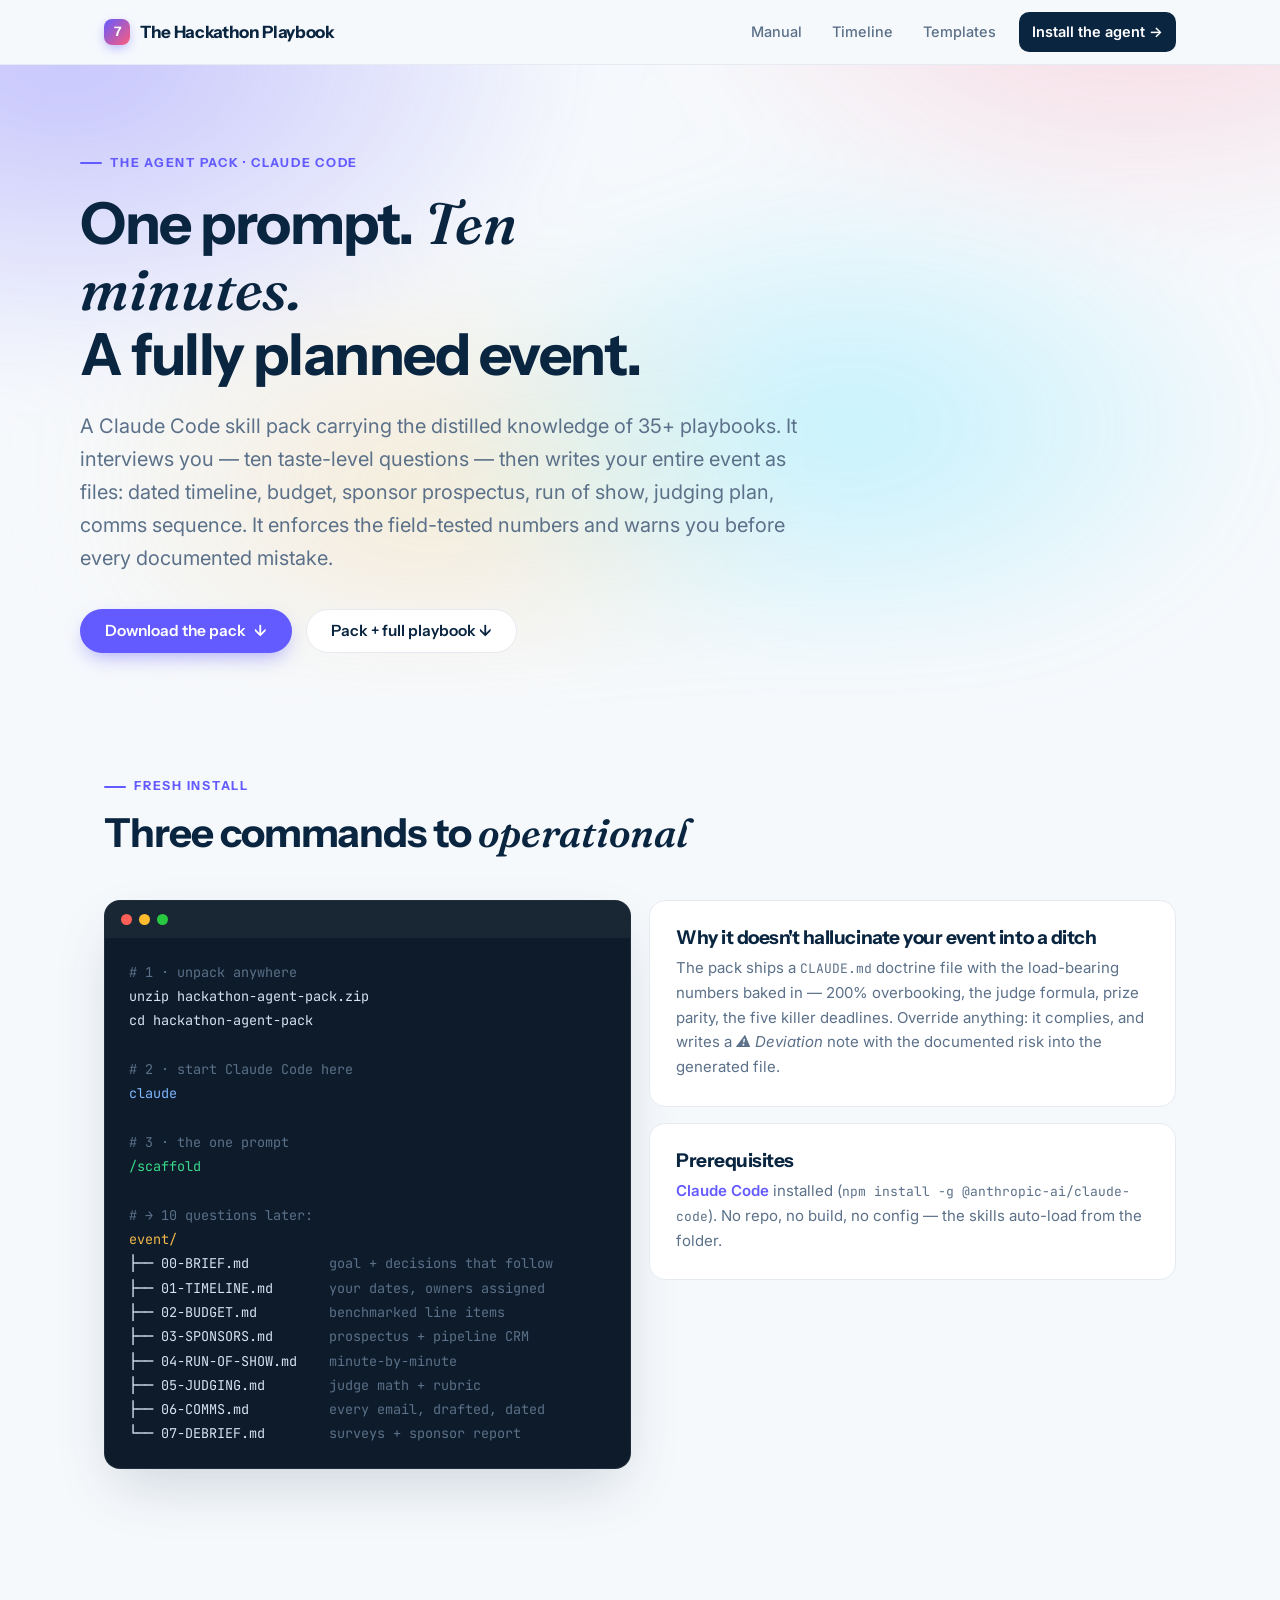
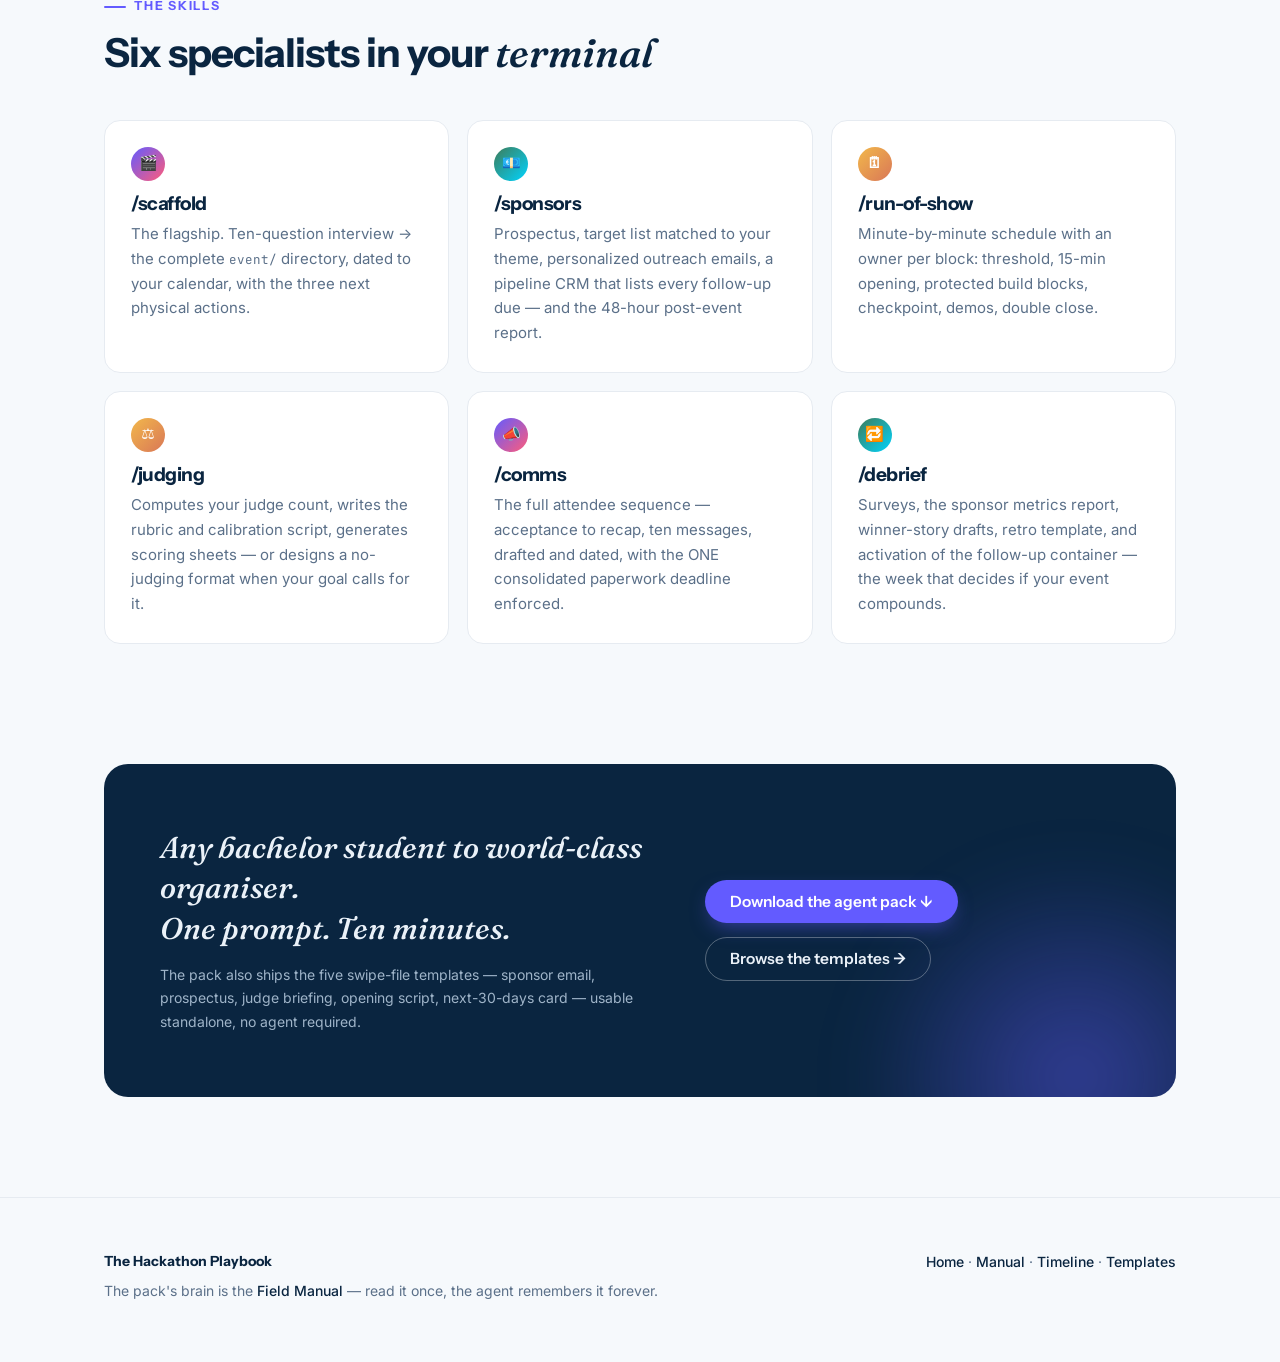
<file: agent-pack.html>
<!DOCTYPE html>
<html lang="en">
<head>
<meta charset="UTF-8"/><meta name="viewport" content="width=device-width, initial-scale=1.0"/>
<title>The Agent Pack — The Hackathon Playbook</title>
<meta name="description" content="A Claude Code skill pack that turns any first-timer into a world-class hackathon organiser: one prompt, ten questions, your entire event generated as files."/>
<link rel="preconnect" href="https://fonts.googleapis.com">
<link rel="preconnect" href="https://fonts.gstatic.com" crossorigin>
<link href="https://fonts.googleapis.com/css2?family=Instrument+Sans:wght@500;600;700&family=Inter:wght@400;500;600&family=Fraunces:ital,opsz,wght@1,9..144,400..600&family=JetBrains+Mono:wght@400;600&display=swap" rel="stylesheet">
<link rel="stylesheet" href="assets/playbook.css"/>
</head>
<body>

<nav class="site"><div class="wrap bar">
  <a class="brand" href="./"><span class="glyph">7</span> The Hackathon Playbook</a>
  <div class="navlinks">
    <a href="manual.html">Manual</a>
    <a href="timeline.html">Timeline</a>
    <a href="templates.html">Templates</a>
    <a href="agent-pack.html" class="cta active">Install the agent →</a>
  </div>
</div></nav>

<header class="mesh"><div class="wrap hero" style="padding:80px 0 56px">
  <span class="overline">The Agent Pack · Claude Code</span>
  <h1 style="font-size:clamp(36px,5.2vw,58px)">One prompt. <span class="serif">Ten minutes.</span><br/>A fully planned event.</h1>
  <p class="sub">A Claude Code skill pack carrying the distilled knowledge of 35+ playbooks. It interviews
  you — ten taste-level questions — then writes your entire event as files: dated timeline, budget,
  sponsor prospectus, run of show, judging plan, comms sequence. It enforces the field-tested numbers
  and warns you before every documented mistake.</p>
  <div class="actions">
    <a class="btn primary" href="downloads/hackathon-agent-pack.zip" download>Download the pack <span class="arr">↓</span></a>
    <a class="btn ghost" href="downloads/hackathon-playbook-full.zip" download>Pack + full playbook ↓</a>
  </div>
</div></header>

<section class="block tight"><div class="wrap">
  <div class="sechead"><span class="overline">Fresh install</span>
  <h2>Three commands to <span class="serif">operational</span></h2></div>
  <div class="grid c2" style="align-items:start">
    <div class="term"><div class="thead"><i></i><i></i><i></i></div><pre>
<span class="c"># 1 · unpack anywhere</span>
unzip hackathon-agent-pack.zip
cd hackathon-agent-pack

<span class="c"># 2 · start Claude Code here</span>
<span class="b">claude</span>

<span class="c"># 3 · the one prompt</span>
<span class="g">/scaffold</span>

<span class="c"># → 10 questions later:</span>
<span class="y">event/</span>
├── 00-BRIEF.md          <span class="c">goal + decisions that follow</span>
├── 01-TIMELINE.md       <span class="c">your dates, owners assigned</span>
├── 02-BUDGET.md         <span class="c">benchmarked line items</span>
├── 03-SPONSORS.md       <span class="c">prospectus + pipeline CRM</span>
├── 04-RUN-OF-SHOW.md    <span class="c">minute-by-minute</span>
├── 05-JUDGING.md        <span class="c">judge math + rubric</span>
├── 06-COMMS.md          <span class="c">every email, drafted, dated</span>
└── 07-DEBRIEF.md        <span class="c">surveys + sponsor report</span></pre></div>
    <div>
      <div class="card" style="margin-bottom:16px"><h3>Why it doesn't hallucinate your event into a ditch</h3>
      <p>The pack ships a <code style="font-family:var(--font-mono);font-size:13px">CLAUDE.md</code> doctrine
      file with the load-bearing numbers baked in — 200% overbooking, the judge formula, prize parity,
      the five killer deadlines. Override anything: it complies, and writes a
      <em>⚠ Deviation</em> note with the documented risk into the generated file.</p></div>
      <div class="card"><h3>Prerequisites</h3>
      <p><a href="https://claude.com/claude-code" style="color:var(--blurple);font-weight:600">Claude Code</a>
      installed (<code style="font-family:var(--font-mono);font-size:13px">npm install -g @anthropic-ai/claude-code</code>).
      No repo, no build, no config — the skills auto-load from the folder.</p></div>
    </div>
  </div>
</div></section>

<section class="block tight"><div class="wrap">
  <div class="sechead"><span class="overline">The skills</span>
  <h2>Six specialists in your <span class="serif">terminal</span></h2></div>
  <div class="grid c3">
    <div class="card"><span class="chip7">🎬</span><h3 style="margin-top:12px">/scaffold</h3>
      <p>The flagship. Ten-question interview → the complete <code style="font-family:var(--font-mono);font-size:12.5px">event/</code> directory, dated to your calendar, with the three next physical actions.</p></div>
    <div class="card"><span class="chip7 moss">💶</span><h3 style="margin-top:12px">/sponsors</h3>
      <p>Prospectus, target list matched to your theme, personalized outreach emails, a pipeline CRM that lists every follow-up due — and the 48-hour post-event report.</p></div>
    <div class="card"><span class="chip7 gold">🗓</span><h3 style="margin-top:12px">/run-of-show</h3>
      <p>Minute-by-minute schedule with an owner per block: threshold, 15-min opening, protected build blocks, checkpoint, demos, double close.</p></div>
    <div class="card"><span class="chip7 gold">⚖️</span><h3 style="margin-top:12px">/judging</h3>
      <p>Computes your judge count, writes the rubric and calibration script, generates scoring sheets — or designs a no-judging format when your goal calls for it.</p></div>
    <div class="card"><span class="chip7">📣</span><h3 style="margin-top:12px">/comms</h3>
      <p>The full attendee sequence — acceptance to recap, ten messages, drafted and dated, with the ONE consolidated paperwork deadline enforced.</p></div>
    <div class="card"><span class="chip7 moss">🔁</span><h3 style="margin-top:12px">/debrief</h3>
      <p>Surveys, the sponsor metrics report, winner-story drafts, retro template, and activation of the follow-up container — the week that decides if your event compounds.</p></div>
  </div>
</div></section>

<section class="block tight"><div class="wrap">
  <div class="band"><div class="duo">
    <div>
      <blockquote>Any bachelor student to world-class organiser.<br/>One prompt. Ten minutes.</blockquote>
      <p class="attr">The pack also ships the five swipe-file templates — sponsor email, prospectus,
      judge briefing, opening script, next-30-days card — usable standalone, no agent required.</p>
    </div>
    <div style="display:flex;flex-direction:column;gap:14px;align-items:flex-start">
      <a class="btn primary" href="downloads/hackathon-agent-pack.zip" download>Download the agent pack ↓</a>
      <a class="btn ghost" style="background:transparent;color:#EAF1F8;border-color:rgba(255,255,255,.3)" href="templates.html">Browse the templates →</a>
    </div>
  </div></div>
</div></section>

<footer class="site"><div class="wrap cols">
  <div><div class="fbrand">The Hackathon Playbook</div>The pack's brain is the <a href="manual.html">Field Manual</a> — read it once, the agent remembers it forever.</div>
  <div style="text-align:right"><a href="./">Home</a> · <a href="manual.html">Manual</a> · <a href="timeline.html">Timeline</a> · <a href="templates.html">Templates</a></div>
</div></footer>
</body>
</html>
</file>
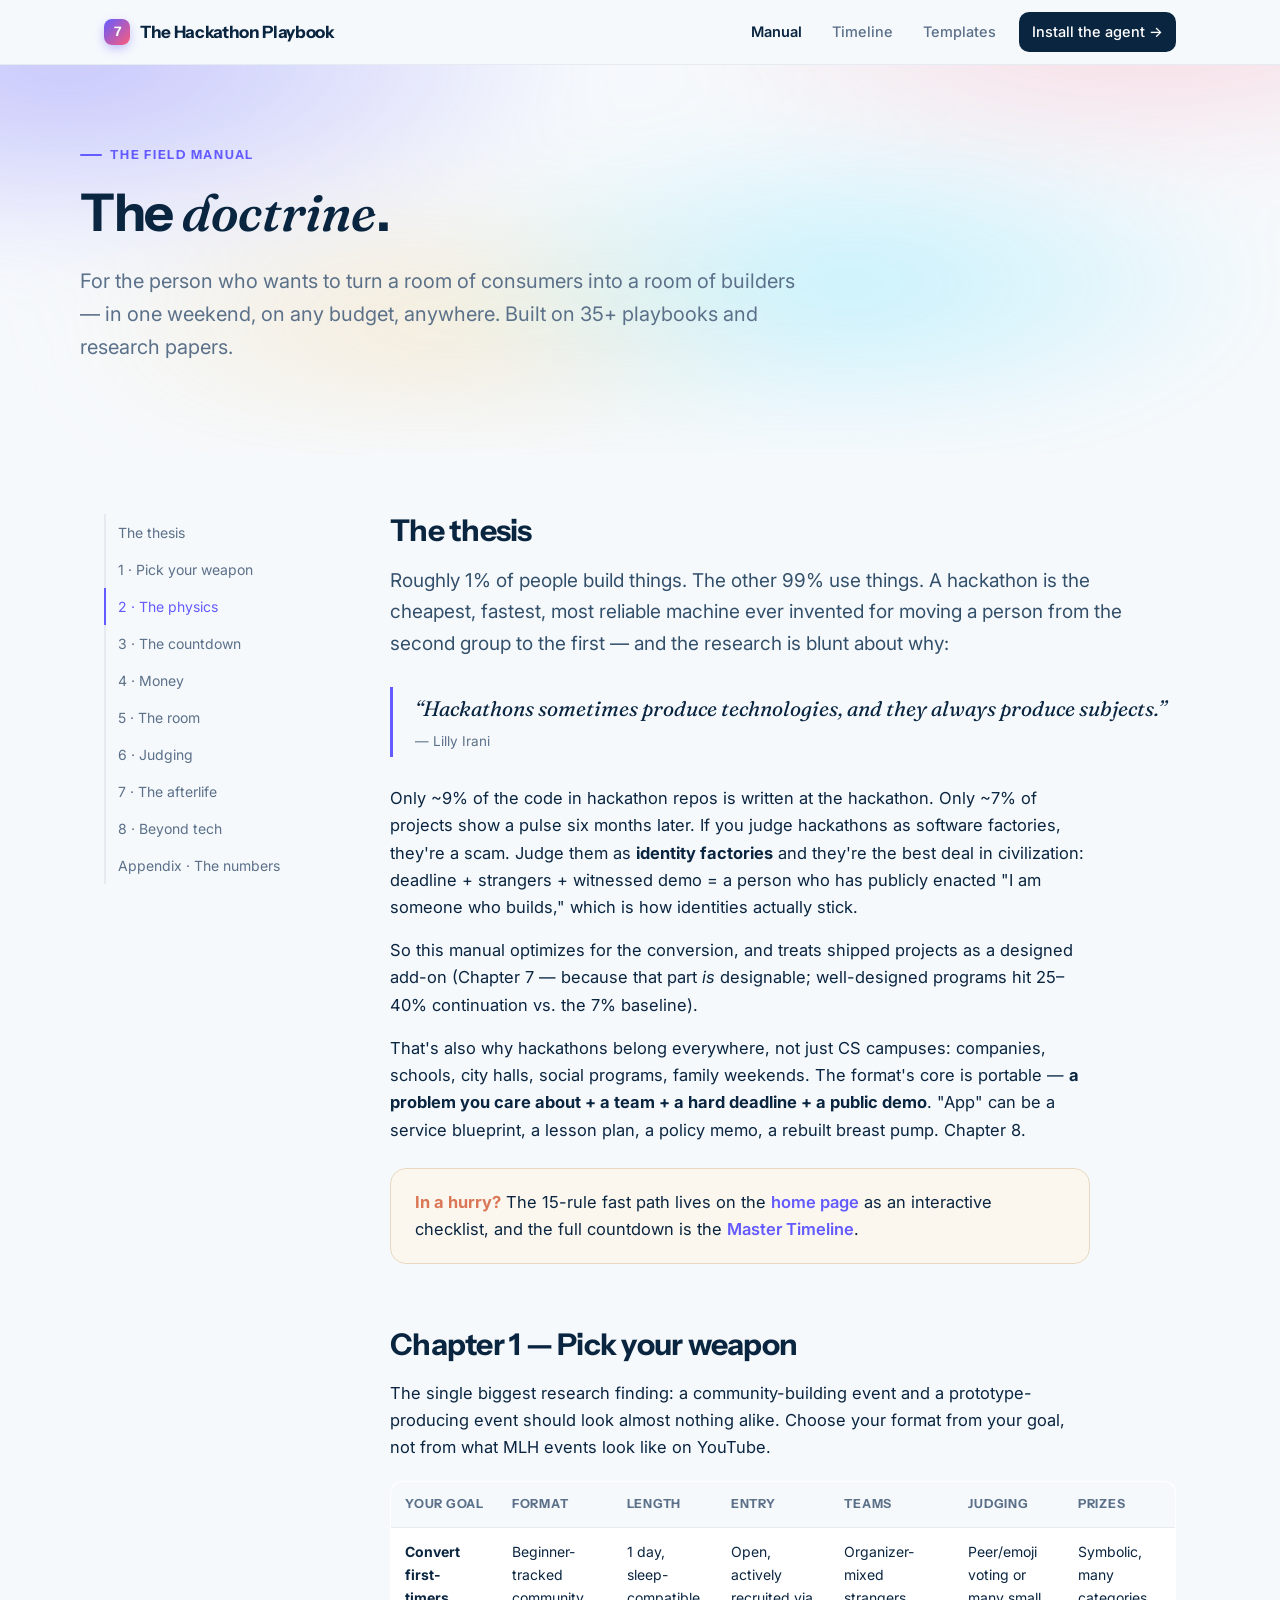
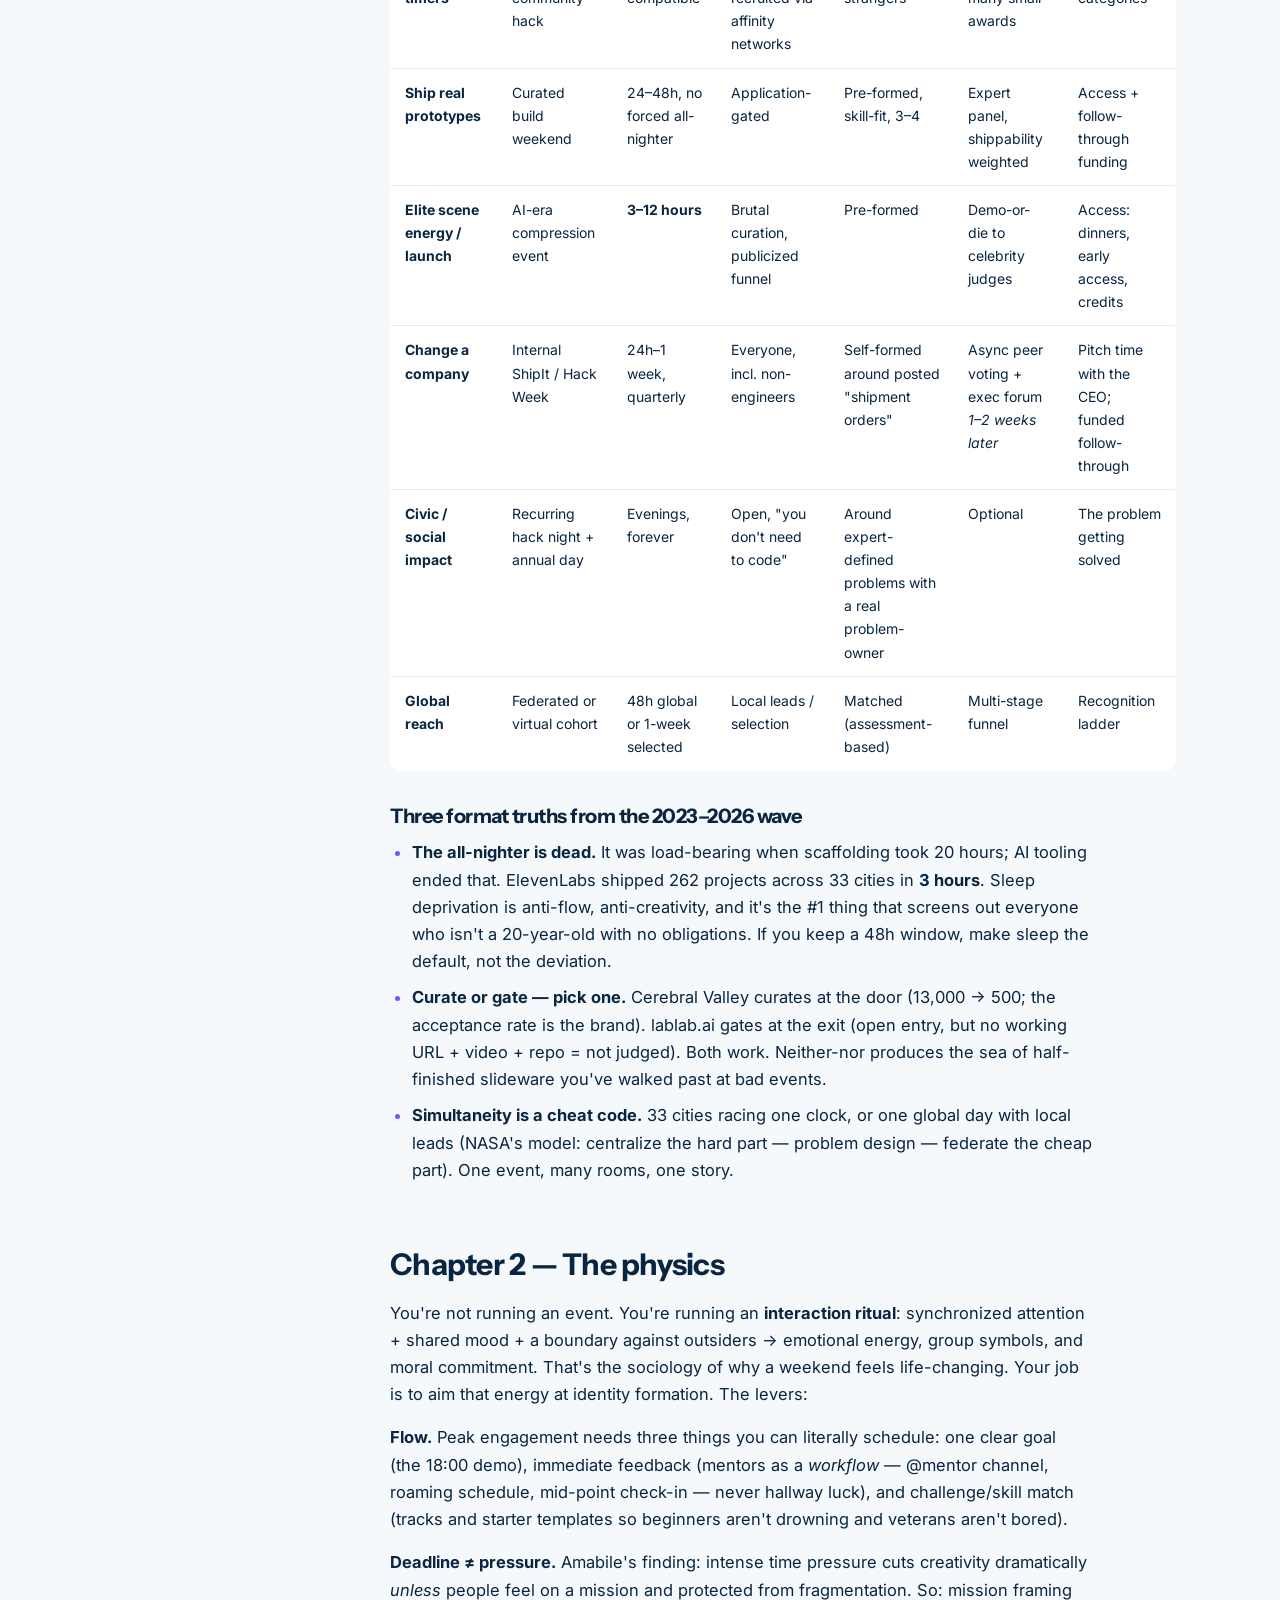
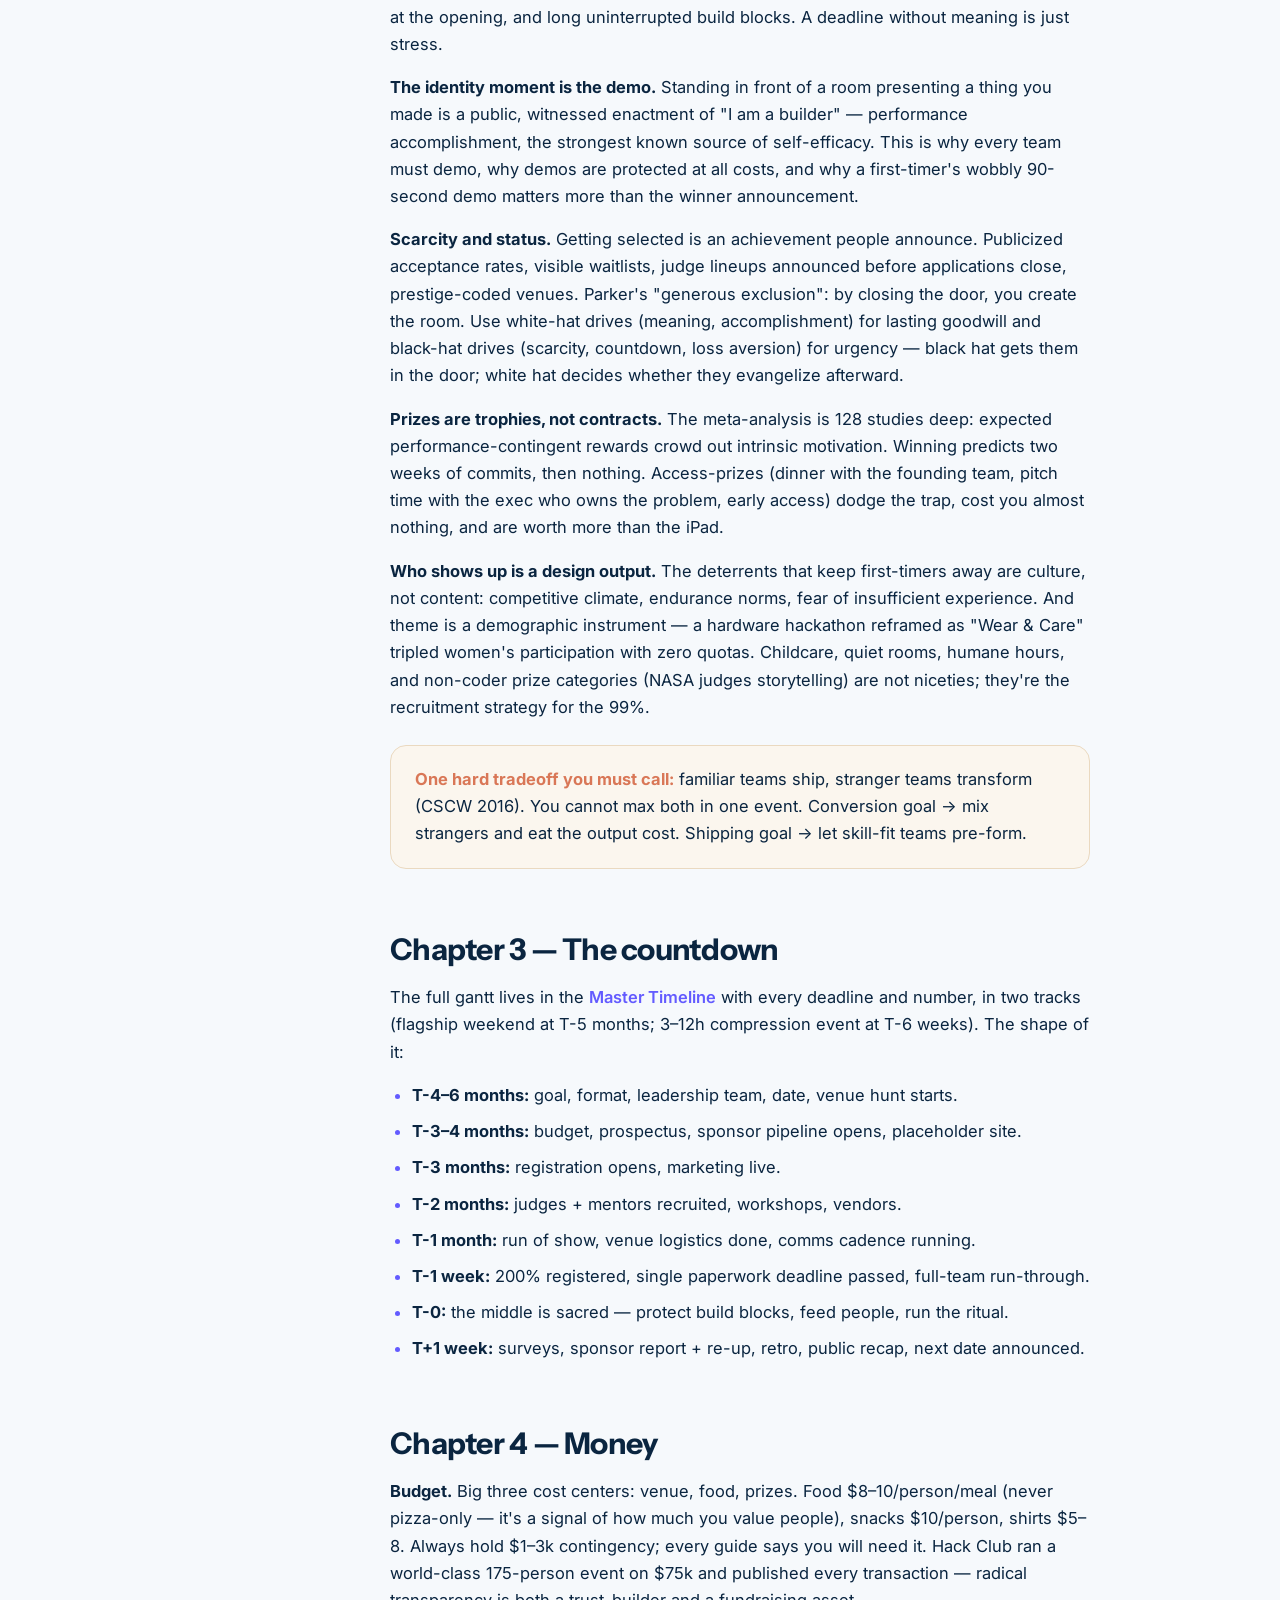
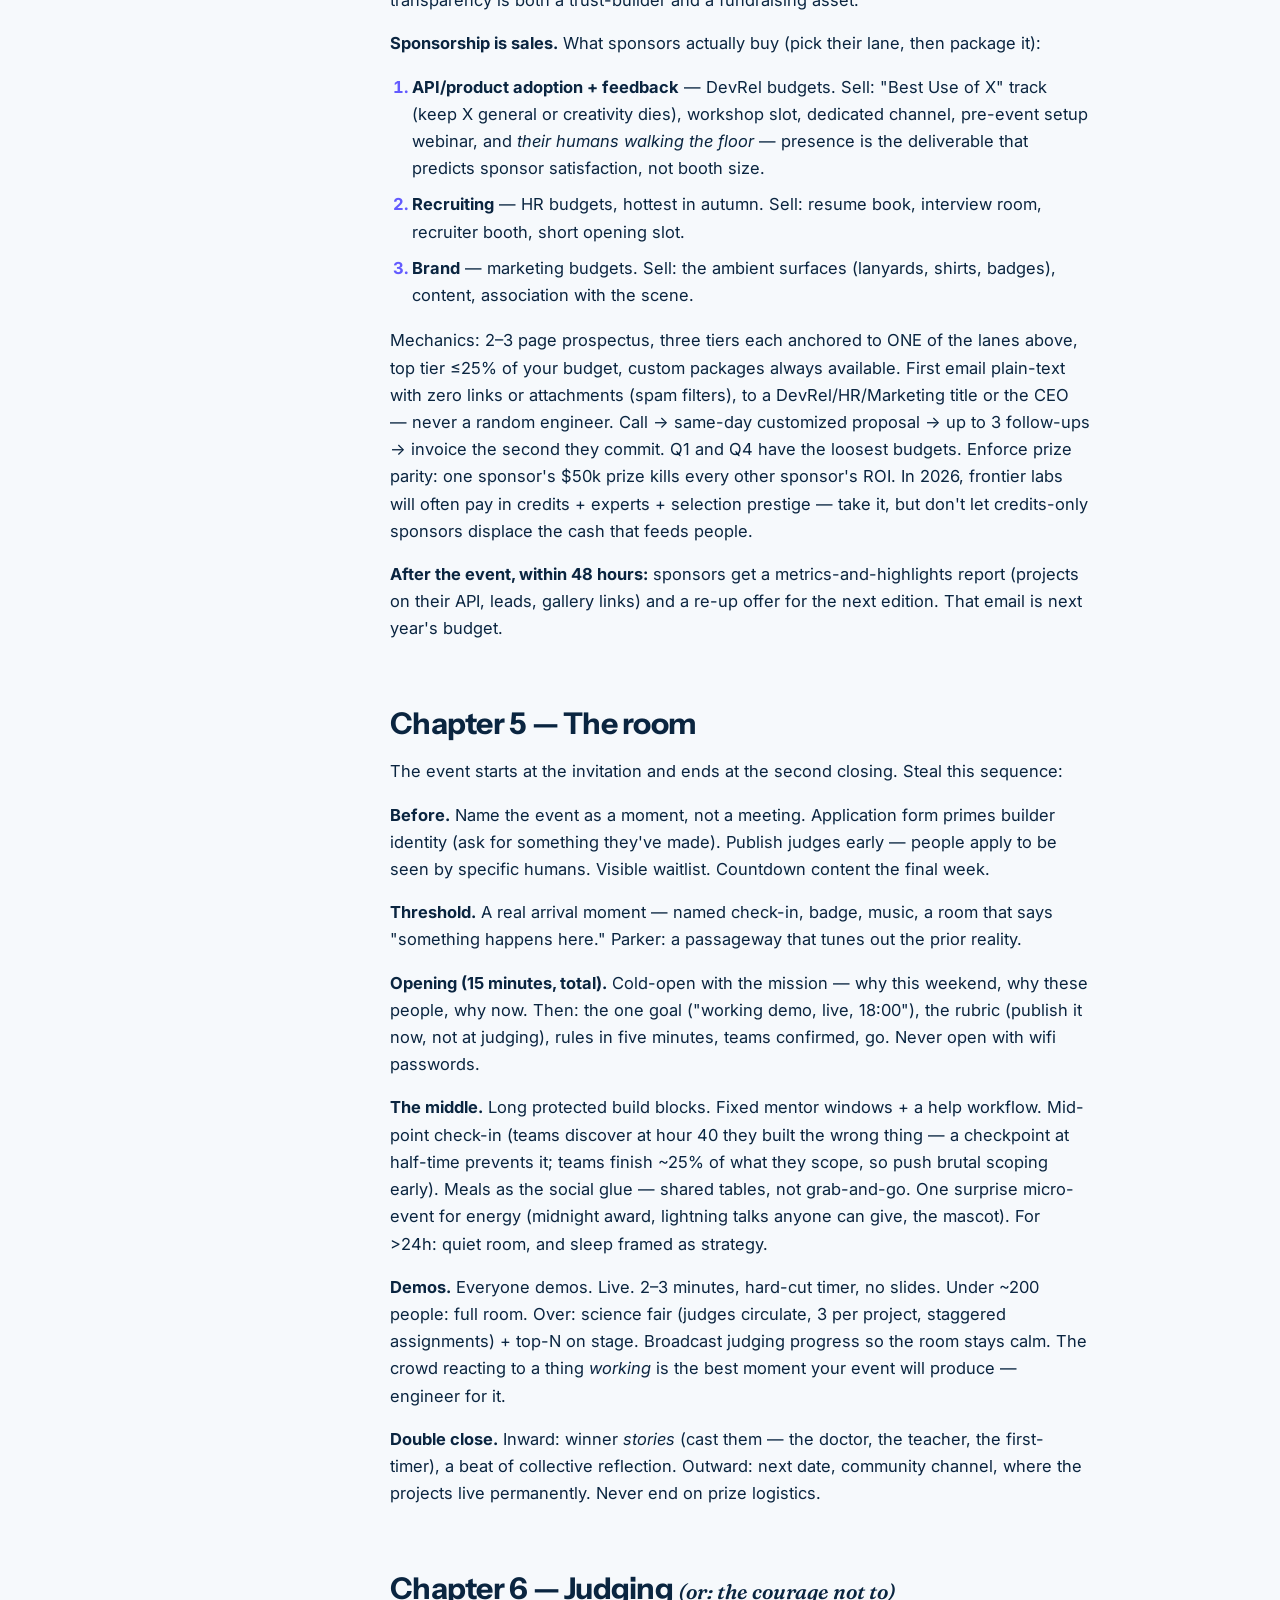
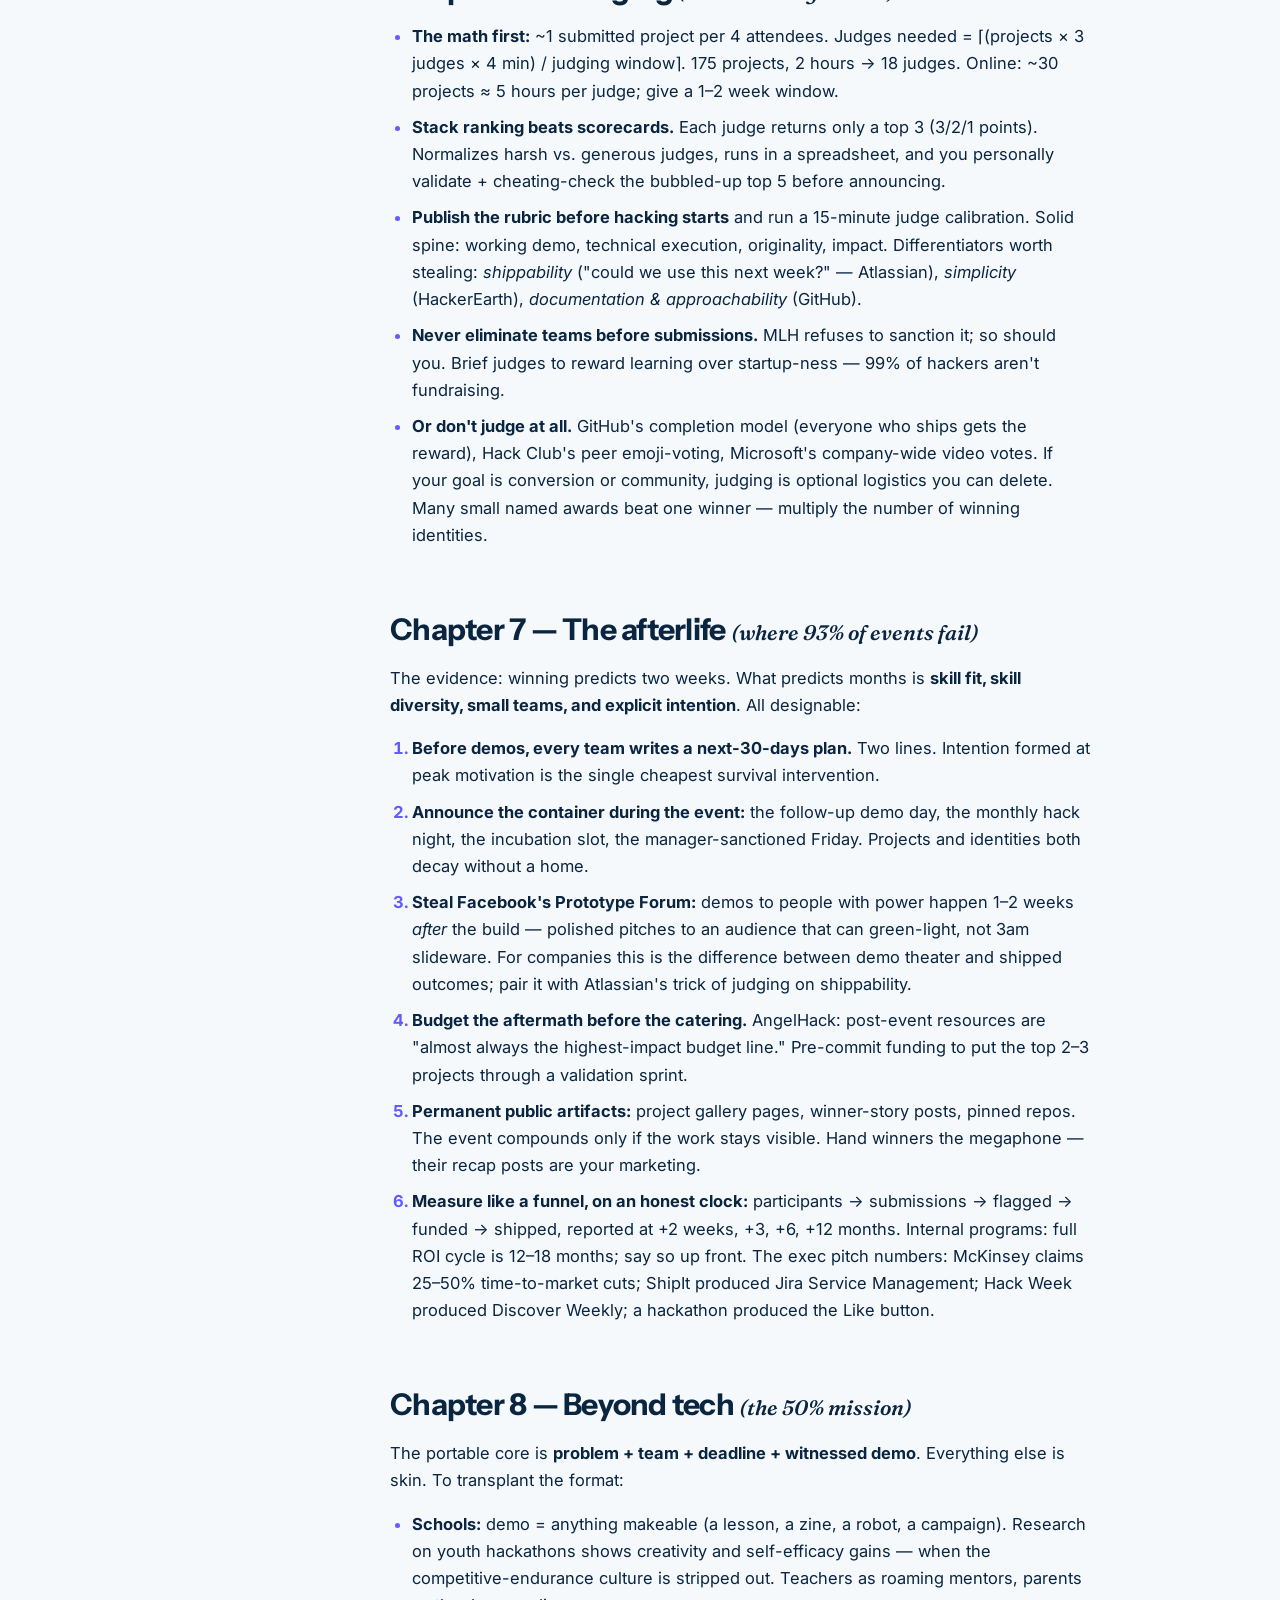
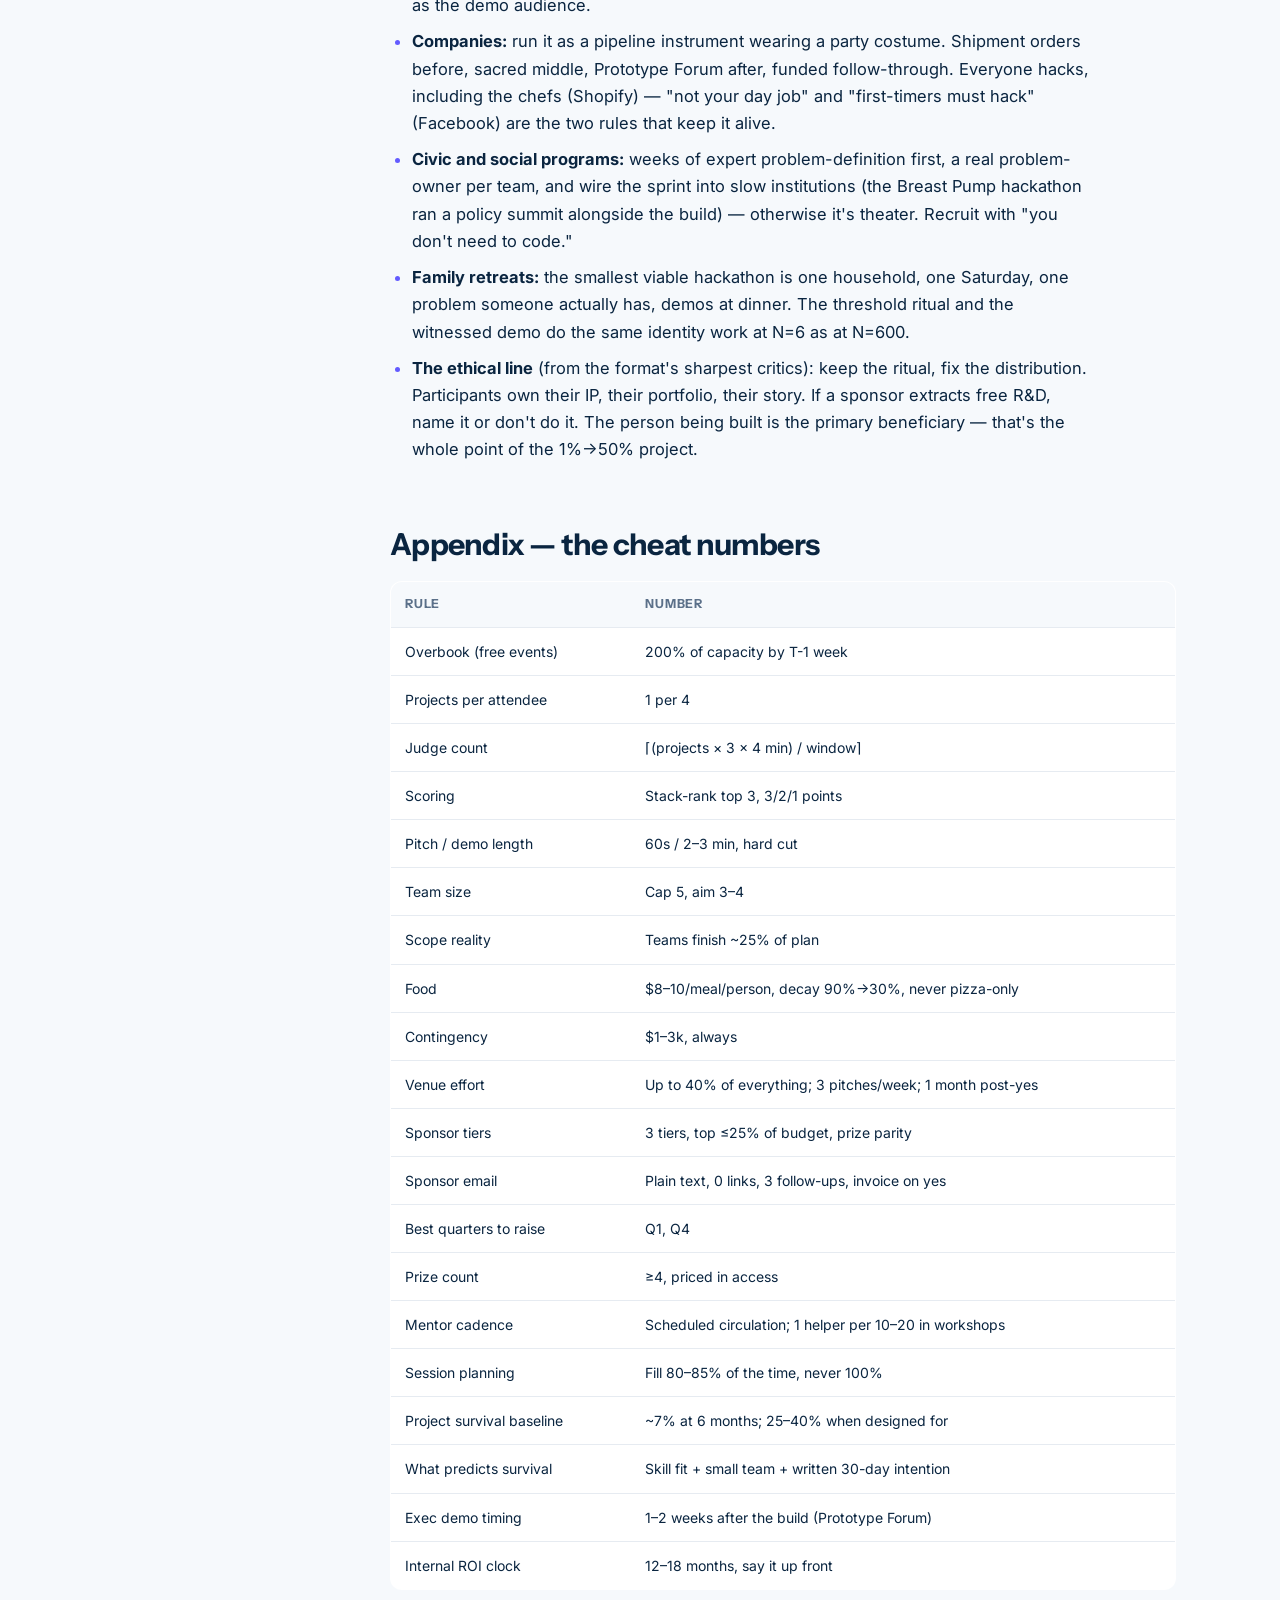
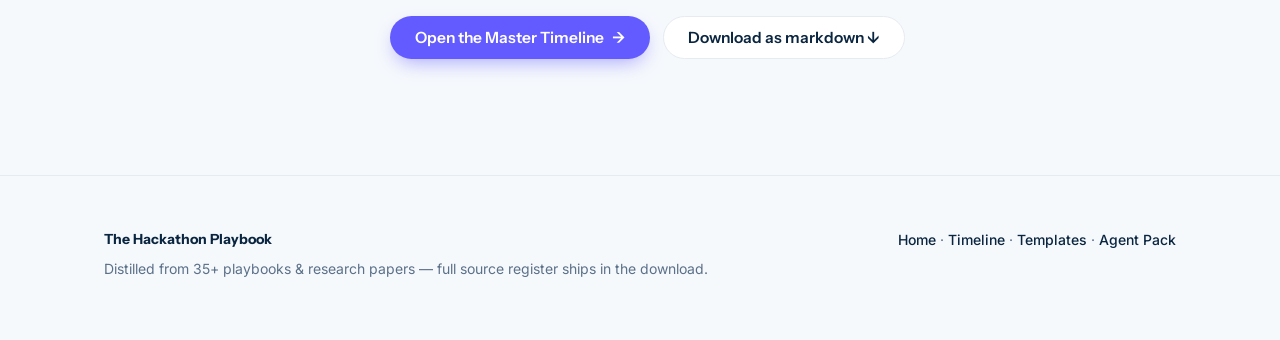
<file: manual.html>
<!DOCTYPE html>
<html lang="en">
<head>
<meta charset="UTF-8"/><meta name="viewport" content="width=device-width, initial-scale=1.0"/>
<title>The Field Manual — The Hackathon Playbook</title>
<meta name="description" content="The hackathon doctrine: format picker, psychology, money, the room, judging, the afterlife, and taking hackathons beyond tech."/>
<link rel="preconnect" href="https://fonts.googleapis.com">
<link rel="preconnect" href="https://fonts.gstatic.com" crossorigin>
<link href="https://fonts.googleapis.com/css2?family=Instrument+Sans:wght@500;600;700&family=Inter:wght@400;500;600&family=Fraunces:ital,opsz,wght@1,9..144,400..600&family=JetBrains+Mono:wght@400;600&display=swap" rel="stylesheet">
<link rel="stylesheet" href="assets/playbook.css"/>
</head>
<body>

<nav class="site"><div class="wrap bar">
  <a class="brand" href="./"><span class="glyph">7</span> The Hackathon Playbook</a>
  <div class="navlinks">
    <a href="manual.html" class="active">Manual</a>
    <a href="timeline.html">Timeline</a>
    <a href="templates.html">Templates</a>
    <a href="agent-pack.html" class="cta">Install the agent →</a>
  </div>
</div></nav>

<header class="mesh"><div class="wrap hero" style="padding:72px 0 56px">
  <span class="overline">The Field Manual</span>
  <h1 style="font-size:clamp(34px,4.8vw,52px)">The <span class="serif">doctrine</span>.</h1>
  <p class="sub">For the person who wants to turn a room of consumers into a room of builders —
  in one weekend, on any budget, anywhere. Built on 35+ playbooks and research papers.</p>
</div></header>

<section class="block tight"><div class="wrap manual">
  <aside class="toc">
    <a href="#thesis">The thesis</a>
    <a href="#ch1">1 · Pick your weapon</a>
    <a href="#ch2">2 · The physics</a>
    <a href="#ch3">3 · The countdown</a>
    <a href="#ch4">4 · Money</a>
    <a href="#ch5">5 · The room</a>
    <a href="#ch6">6 · Judging</a>
    <a href="#ch7">7 · The afterlife</a>
    <a href="#ch8">8 · Beyond tech</a>
    <a href="#appendix">Appendix · The numbers</a>
  </aside>
  <article class="prose">

  <h2 id="thesis">The thesis</h2>
  <p class="lead">Roughly 1% of people build things. The other 99% use things. A hackathon is the
  cheapest, fastest, most reliable machine ever invented for moving a person from the second group
  to the first — and the research is blunt about why:</p>
  <blockquote>“Hackathons sometimes produce technologies, and they always produce subjects.”
    <span class="attr">— Lilly Irani</span></blockquote>
  <p>Only ~9% of the code in hackathon repos is written at the hackathon. Only ~7% of projects show
  a pulse six months later. If you judge hackathons as software factories, they're a scam. Judge
  them as <strong>identity factories</strong> and they're the best deal in civilization: deadline +
  strangers + witnessed demo = a person who has publicly enacted "I am someone who builds," which is
  how identities actually stick.</p>
  <p>So this manual optimizes for the conversion, and treats shipped projects as a designed add-on
  (Chapter 7 — because that part <em>is</em> designable; well-designed programs hit 25–40%
  continuation vs. the 7% baseline).</p>
  <p>That's also why hackathons belong everywhere, not just CS campuses: companies, schools, city
  halls, social programs, family weekends. The format's core is portable — <strong>a problem you care
  about + a team + a hard deadline + a public demo</strong>. "App" can be a service blueprint, a lesson
  plan, a policy memo, a rebuilt breast pump. Chapter 8.</p>
  <div class="callout"><b>In a hurry?</b> The 15-rule fast path lives on the
  <a href="./#rules" style="color:var(--blurple);font-weight:600">home page</a> as an interactive
  checklist, and the full countdown is the <a href="timeline.html" style="color:var(--blurple);font-weight:600">Master Timeline</a>.</div>

  <h2 id="ch1">Chapter 1 — Pick your weapon</h2>
  <p>The single biggest research finding: a community-building event and a prototype-producing event
  should look almost nothing alike. Choose your format from your goal, not from what MLH events look
  like on YouTube.</p>
  <table>
    <tr><th>Your goal</th><th>Format</th><th>Length</th><th>Entry</th><th>Teams</th><th>Judging</th><th>Prizes</th></tr>
    <tr><td><b>Convert first-timers</b></td><td>Beginner-tracked community hack</td><td>1 day, sleep-compatible</td><td>Open, actively recruited via affinity networks</td><td>Organizer-mixed strangers</td><td>Peer/emoji voting or many small awards</td><td>Symbolic, many categories</td></tr>
    <tr><td><b>Ship real prototypes</b></td><td>Curated build weekend</td><td>24–48h, no forced all-nighter</td><td>Application-gated</td><td>Pre-formed, skill-fit, 3–4</td><td>Expert panel, shippability weighted</td><td>Access + follow-through funding</td></tr>
    <tr><td><b>Elite scene energy / launch</b></td><td>AI-era compression event</td><td><b>3–12 hours</b></td><td>Brutal curation, publicized funnel</td><td>Pre-formed</td><td>Demo-or-die to celebrity judges</td><td>Access: dinners, early access, credits</td></tr>
    <tr><td><b>Change a company</b></td><td>Internal ShipIt / Hack Week</td><td>24h–1 week, quarterly</td><td>Everyone, incl. non-engineers</td><td>Self-formed around posted "shipment orders"</td><td>Async peer voting + exec forum <em>1–2 weeks later</em></td><td>Pitch time with the CEO; funded follow-through</td></tr>
    <tr><td><b>Civic / social impact</b></td><td>Recurring hack night + annual day</td><td>Evenings, forever</td><td>Open, "you don't need to code"</td><td>Around expert-defined problems with a real problem-owner</td><td>Optional</td><td>The problem getting solved</td></tr>
    <tr><td><b>Global reach</b></td><td>Federated or virtual cohort</td><td>48h global or 1-week selected</td><td>Local leads / selection</td><td>Matched (assessment-based)</td><td>Multi-stage funnel</td><td>Recognition ladder</td></tr>
  </table>
  <h3>Three format truths from the 2023–2026 wave</h3>
  <ul>
    <li><b>The all-nighter is dead.</b> It was load-bearing when scaffolding took 20 hours; AI tooling
    ended that. ElevenLabs shipped 262 projects across 33 cities in <b>3 hours</b>. Sleep deprivation is
    anti-flow, anti-creativity, and it's the #1 thing that screens out everyone who isn't a 20-year-old
    with no obligations. If you keep a 48h window, make sleep the default, not the deviation.</li>
    <li><b>Curate or gate — pick one.</b> Cerebral Valley curates at the door (13,000 → 500; the
    acceptance rate is the brand). lablab.ai gates at the exit (open entry, but no working URL + video +
    repo = not judged). Both work. Neither-nor produces the sea of half-finished slideware you've walked
    past at bad events.</li>
    <li><b>Simultaneity is a cheat code.</b> 33 cities racing one clock, or one global day with local
    leads (NASA's model: centralize the hard part — problem design — federate the cheap part). One event,
    many rooms, one story.</li>
  </ul>

  <h2 id="ch2">Chapter 2 — The physics</h2>
  <p>You're not running an event. You're running an <strong>interaction ritual</strong>: synchronized
  attention + shared mood + a boundary against outsiders → emotional energy, group symbols, and moral
  commitment. That's the sociology of why a weekend feels life-changing. Your job is to aim that energy
  at identity formation. The levers:</p>
  <p><b>Flow.</b> Peak engagement needs three things you can literally schedule: one clear goal (the
  18:00 demo), immediate feedback (mentors as a <em>workflow</em> — @mentor channel, roaming schedule,
  mid-point check-in — never hallway luck), and challenge/skill match (tracks and starter templates so
  beginners aren't drowning and veterans aren't bored).</p>
  <p><b>Deadline ≠ pressure.</b> Amabile's finding: intense time pressure cuts creativity dramatically
  <em>unless</em> people feel on a mission and protected from fragmentation. So: mission framing at the
  opening, and long uninterrupted build blocks. A deadline without meaning is just stress.</p>
  <p><b>The identity moment is the demo.</b> Standing in front of a room presenting a thing you made is
  a public, witnessed enactment of "I am a builder" — performance accomplishment, the strongest known
  source of self-efficacy. This is why every team must demo, why demos are protected at all costs, and
  why a first-timer's wobbly 90-second demo matters more than the winner announcement.</p>
  <p><b>Scarcity and status.</b> Getting selected is an achievement people announce. Publicized
  acceptance rates, visible waitlists, judge lineups announced before applications close, prestige-coded
  venues. Parker's "generous exclusion": by closing the door, you create the room. Use white-hat drives
  (meaning, accomplishment) for lasting goodwill and black-hat drives (scarcity, countdown, loss
  aversion) for urgency — black hat gets them in the door; white hat decides whether they evangelize
  afterward.</p>
  <p><b>Prizes are trophies, not contracts.</b> The meta-analysis is 128 studies deep: expected
  performance-contingent rewards crowd out intrinsic motivation. Winning predicts two weeks of commits,
  then nothing. Access-prizes (dinner with the founding team, pitch time with the exec who owns the
  problem, early access) dodge the trap, cost you almost nothing, and are worth more than the iPad.</p>
  <p><b>Who shows up is a design output.</b> The deterrents that keep first-timers away are culture, not
  content: competitive climate, endurance norms, fear of insufficient experience. And theme is a
  demographic instrument — a hardware hackathon reframed as "Wear &amp; Care" tripled women's
  participation with zero quotas. Childcare, quiet rooms, humane hours, and non-coder prize categories
  (NASA judges storytelling) are not niceties; they're the recruitment strategy for the 99%.</p>
  <div class="callout"><b>One hard tradeoff you must call:</b> familiar teams ship, stranger teams
  transform (CSCW 2016). You cannot max both in one event. Conversion goal → mix strangers and eat the
  output cost. Shipping goal → let skill-fit teams pre-form.</div>

  <h2 id="ch3">Chapter 3 — The countdown</h2>
  <p>The full gantt lives in the <a href="timeline.html" style="color:var(--blurple);font-weight:600">Master
  Timeline</a> with every deadline and number, in two tracks (flagship weekend at T-5 months; 3–12h
  compression event at T-6 weeks). The shape of it:</p>
  <ul>
    <li><b>T-4–6 months:</b> goal, format, leadership team, date, venue hunt starts.</li>
    <li><b>T-3–4 months:</b> budget, prospectus, sponsor pipeline opens, placeholder site.</li>
    <li><b>T-3 months:</b> registration opens, marketing live.</li>
    <li><b>T-2 months:</b> judges + mentors recruited, workshops, vendors.</li>
    <li><b>T-1 month:</b> run of show, venue logistics done, comms cadence running.</li>
    <li><b>T-1 week:</b> 200% registered, single paperwork deadline passed, full-team run-through.</li>
    <li><b>T-0:</b> the middle is sacred — protect build blocks, feed people, run the ritual.</li>
    <li><b>T+1 week:</b> surveys, sponsor report + re-up, retro, public recap, next date announced.</li>
  </ul>

  <h2 id="ch4">Chapter 4 — Money</h2>
  <p><b>Budget.</b> Big three cost centers: venue, food, prizes. Food $8–10/person/meal (never
  pizza-only — it's a signal of how much you value people), snacks $10/person, shirts $5–8. Always hold
  $1–3k contingency; every guide says you will need it. Hack Club ran a world-class 175-person event on
  $75k and published every transaction — radical transparency is both a trust-builder and a fundraising
  asset.</p>
  <p><b>Sponsorship is sales.</b> What sponsors actually buy (pick their lane, then package it):</p>
  <ol>
    <li><b>API/product adoption + feedback</b> — DevRel budgets. Sell: "Best Use of X" track (keep X
    general or creativity dies), workshop slot, dedicated channel, pre-event setup webinar, and
    <em>their humans walking the floor</em> — presence is the deliverable that predicts sponsor
    satisfaction, not booth size.</li>
    <li><b>Recruiting</b> — HR budgets, hottest in autumn. Sell: resume book, interview room, recruiter
    booth, short opening slot.</li>
    <li><b>Brand</b> — marketing budgets. Sell: the ambient surfaces (lanyards, shirts, badges),
    content, association with the scene.</li>
  </ol>
  <p>Mechanics: 2–3 page prospectus, three tiers each anchored to ONE of the lanes above, top tier ≤25%
  of your budget, custom packages always available. First email plain-text with zero links or
  attachments (spam filters), to a DevRel/HR/Marketing title or the CEO — never a random engineer. Call
  → same-day customized proposal → up to 3 follow-ups → invoice the second they commit. Q1 and Q4 have
  the loosest budgets. Enforce prize parity: one sponsor's $50k prize kills every other sponsor's ROI.
  In 2026, frontier labs will often pay in credits + experts + selection prestige — take it, but don't
  let credits-only sponsors displace the cash that feeds people.</p>
  <p><b>After the event, within 48 hours:</b> sponsors get a metrics-and-highlights report (projects on
  their API, leads, gallery links) and a re-up offer for the next edition. That email is next year's
  budget.</p>

  <h2 id="ch5">Chapter 5 — The room</h2>
  <p>The event starts at the invitation and ends at the second closing. Steal this sequence:</p>
  <p><b>Before.</b> Name the event as a moment, not a meeting. Application form primes builder identity
  (ask for something they've made). Publish judges early — people apply to be seen by specific humans.
  Visible waitlist. Countdown content the final week.</p>
  <p><b>Threshold.</b> A real arrival moment — named check-in, badge, music, a room that says "something
  happens here." Parker: a passageway that tunes out the prior reality.</p>
  <p><b>Opening (15 minutes, total).</b> Cold-open with the mission — why this weekend, why these
  people, why now. Then: the one goal ("working demo, live, 18:00"), the rubric (publish it now, not at
  judging), rules in five minutes, teams confirmed, go. Never open with wifi passwords.</p>
  <p><b>The middle.</b> Long protected build blocks. Fixed mentor windows + a help workflow. Mid-point
  check-in (teams discover at hour 40 they built the wrong thing — a checkpoint at half-time prevents
  it; teams finish ~25% of what they scope, so push brutal scoping early). Meals as the social glue —
  shared tables, not grab-and-go. One surprise micro-event for energy (midnight award, lightning talks
  anyone can give, the mascot). For &gt;24h: quiet room, and sleep framed as strategy.</p>
  <p><b>Demos.</b> Everyone demos. Live. 2–3 minutes, hard-cut timer, no slides. Under ~200 people:
  full room. Over: science fair (judges circulate, 3 per project, staggered assignments) + top-N on
  stage. Broadcast judging progress so the room stays calm. The crowd reacting to a thing
  <em>working</em> is the best moment your event will produce — engineer for it.</p>
  <p><b>Double close.</b> Inward: winner <em>stories</em> (cast them — the doctor, the teacher, the
  first-timer), a beat of collective reflection. Outward: next date, community channel, where the
  projects live permanently. Never end on prize logistics.</p>

  <h2 id="ch6">Chapter 6 — Judging <span class="serif" style="font-size:.7em">(or: the courage not to)</span></h2>
  <ul>
    <li><b>The math first:</b> ~1 submitted project per 4 attendees. Judges needed = ⌈(projects × 3
    judges × 4 min) / judging window⌉. 175 projects, 2 hours → 18 judges. Online: ~30 projects ≈ 5 hours
    per judge; give a 1–2 week window.</li>
    <li><b>Stack ranking beats scorecards.</b> Each judge returns only a top 3 (3/2/1 points).
    Normalizes harsh vs. generous judges, runs in a spreadsheet, and you personally validate +
    cheating-check the bubbled-up top 5 before announcing.</li>
    <li><b>Publish the rubric before hacking starts</b> and run a 15-minute judge calibration. Solid
    spine: working demo, technical execution, originality, impact. Differentiators worth stealing:
    <em>shippability</em> ("could we use this next week?" — Atlassian), <em>simplicity</em>
    (HackerEarth), <em>documentation &amp; approachability</em> (GitHub).</li>
    <li><b>Never eliminate teams before submissions.</b> MLH refuses to sanction it; so should you.
    Brief judges to reward learning over startup-ness — 99% of hackers aren't fundraising.</li>
    <li><b>Or don't judge at all.</b> GitHub's completion model (everyone who ships gets the reward),
    Hack Club's peer emoji-voting, Microsoft's company-wide video votes. If your goal is conversion or
    community, judging is optional logistics you can delete. Many small named awards beat one winner —
    multiply the number of winning identities.</li>
  </ul>

  <h2 id="ch7">Chapter 7 — The afterlife <span class="serif" style="font-size:.7em">(where 93% of events fail)</span></h2>
  <p>The evidence: winning predicts two weeks. What predicts months is <b>skill fit, skill diversity,
  small teams, and explicit intention</b>. All designable:</p>
  <ol>
    <li><b>Before demos, every team writes a next-30-days plan.</b> Two lines. Intention formed at peak
    motivation is the single cheapest survival intervention.</li>
    <li><b>Announce the container during the event:</b> the follow-up demo day, the monthly hack night,
    the incubation slot, the manager-sanctioned Friday. Projects and identities both decay without a
    home.</li>
    <li><b>Steal Facebook's Prototype Forum:</b> demos to people with power happen 1–2 weeks
    <em>after</em> the build — polished pitches to an audience that can green-light, not 3am slideware.
    For companies this is the difference between demo theater and shipped outcomes; pair it with
    Atlassian's trick of judging on shippability.</li>
    <li><b>Budget the aftermath before the catering.</b> AngelHack: post-event resources are "almost
    always the highest-impact budget line." Pre-commit funding to put the top 2–3 projects through a
    validation sprint.</li>
    <li><b>Permanent public artifacts:</b> project gallery pages, winner-story posts, pinned repos. The
    event compounds only if the work stays visible. Hand winners the megaphone — their recap posts are
    your marketing.</li>
    <li><b>Measure like a funnel, on an honest clock:</b> participants → submissions → flagged → funded
    → shipped, reported at +2 weeks, +3, +6, +12 months. Internal programs: full ROI cycle is 12–18
    months; say so up front. The exec pitch numbers: McKinsey claims 25–50% time-to-market cuts; ShipIt
    produced Jira Service Management; Hack Week produced Discover Weekly; a hackathon produced the Like
    button.</li>
  </ol>

  <h2 id="ch8">Chapter 8 — Beyond tech <span class="serif" style="font-size:.7em">(the 50% mission)</span></h2>
  <p>The portable core is <b>problem + team + deadline + witnessed demo</b>. Everything else is skin.
  To transplant the format:</p>
  <ul>
    <li><b>Schools:</b> demo = anything makeable (a lesson, a zine, a robot, a campaign). Research on
    youth hackathons shows creativity and self-efficacy gains — when the competitive-endurance culture
    is stripped out. Teachers as roaming mentors, parents as the demo audience.</li>
    <li><b>Companies:</b> run it as a pipeline instrument wearing a party costume. Shipment orders
    before, sacred middle, Prototype Forum after, funded follow-through. Everyone hacks, including the
    chefs (Shopify) — "not your day job" and "first-timers must hack" (Facebook) are the two rules that
    keep it alive.</li>
    <li><b>Civic and social programs:</b> weeks of expert problem-definition first, a real problem-owner
    per team, and wire the sprint into slow institutions (the Breast Pump hackathon ran a policy summit
    alongside the build) — otherwise it's theater. Recruit with "you don't need to code."</li>
    <li><b>Family retreats:</b> the smallest viable hackathon is one household, one Saturday, one
    problem someone actually has, demos at dinner. The threshold ritual and the witnessed demo do the
    same identity work at N=6 as at N=600.</li>
    <li><b>The ethical line</b> (from the format's sharpest critics): keep the ritual, fix the
    distribution. Participants own their IP, their portfolio, their story. If a sponsor extracts free
    R&amp;D, name it or don't do it. The person being built is the primary beneficiary — that's the
    whole point of the 1%→50% project.</li>
  </ul>

  <h2 id="appendix">Appendix — the cheat numbers</h2>
  <table>
    <tr><th>Rule</th><th>Number</th></tr>
    <tr><td>Overbook (free events)</td><td>200% of capacity by T-1 week</td></tr>
    <tr><td>Projects per attendee</td><td>1 per 4</td></tr>
    <tr><td>Judge count</td><td>⌈(projects × 3 × 4 min) / window⌉</td></tr>
    <tr><td>Scoring</td><td>Stack-rank top 3, 3/2/1 points</td></tr>
    <tr><td>Pitch / demo length</td><td>60s / 2–3 min, hard cut</td></tr>
    <tr><td>Team size</td><td>Cap 5, aim 3–4</td></tr>
    <tr><td>Scope reality</td><td>Teams finish ~25% of plan</td></tr>
    <tr><td>Food</td><td>$8–10/meal/person, decay 90%→30%, never pizza-only</td></tr>
    <tr><td>Contingency</td><td>$1–3k, always</td></tr>
    <tr><td>Venue effort</td><td>Up to 40% of everything; 3 pitches/week; 1 month post-yes</td></tr>
    <tr><td>Sponsor tiers</td><td>3 tiers, top ≤25% of budget, prize parity</td></tr>
    <tr><td>Sponsor email</td><td>Plain text, 0 links, 3 follow-ups, invoice on yes</td></tr>
    <tr><td>Best quarters to raise</td><td>Q1, Q4</td></tr>
    <tr><td>Prize count</td><td>≥4, priced in access</td></tr>
    <tr><td>Mentor cadence</td><td>Scheduled circulation; 1 helper per 10–20 in workshops</td></tr>
    <tr><td>Session planning</td><td>Fill 80–85% of the time, never 100%</td></tr>
    <tr><td>Project survival baseline</td><td>~7% at 6 months; 25–40% when designed for</td></tr>
    <tr><td>What predicts survival</td><td>Skill fit + small team + written 30-day intention</td></tr>
    <tr><td>Exec demo timing</td><td>1–2 weeks after the build (Prototype Forum)</td></tr>
    <tr><td>Internal ROI clock</td><td>12–18 months, say it up front</td></tr>
  </table>
  <p style="margin-top:26px"><a class="btn primary" href="timeline.html">Open the Master Timeline <span class="arr">→</span></a>
  <a class="btn ghost" style="margin-left:8px" href="downloads/hackathon-playbook-full.zip" download>Download as markdown ↓</a></p>
  </article>
</div></section>

<footer class="site"><div class="wrap cols">
  <div><div class="fbrand">The Hackathon Playbook</div>Distilled from 35+ playbooks &amp; research papers — full source register ships in the download.</div>
  <div style="text-align:right"><a href="./">Home</a> · <a href="timeline.html">Timeline</a> · <a href="templates.html">Templates</a> · <a href="agent-pack.html">Agent Pack</a></div>
</div></footer>

<script>
const links=[...document.querySelectorAll('.toc a')];
const obs=new IntersectionObserver(es=>es.forEach(e=>{
  if(e.isIntersecting){links.forEach(l=>l.classList.toggle('on',l.hash==='#'+e.target.id));}
}),{rootMargin:'-20% 0px -70% 0px'});
links.forEach(l=>{const t=document.querySelector(l.hash);if(t)obs.observe(t);});
</script>
</body>
</html>
</file>
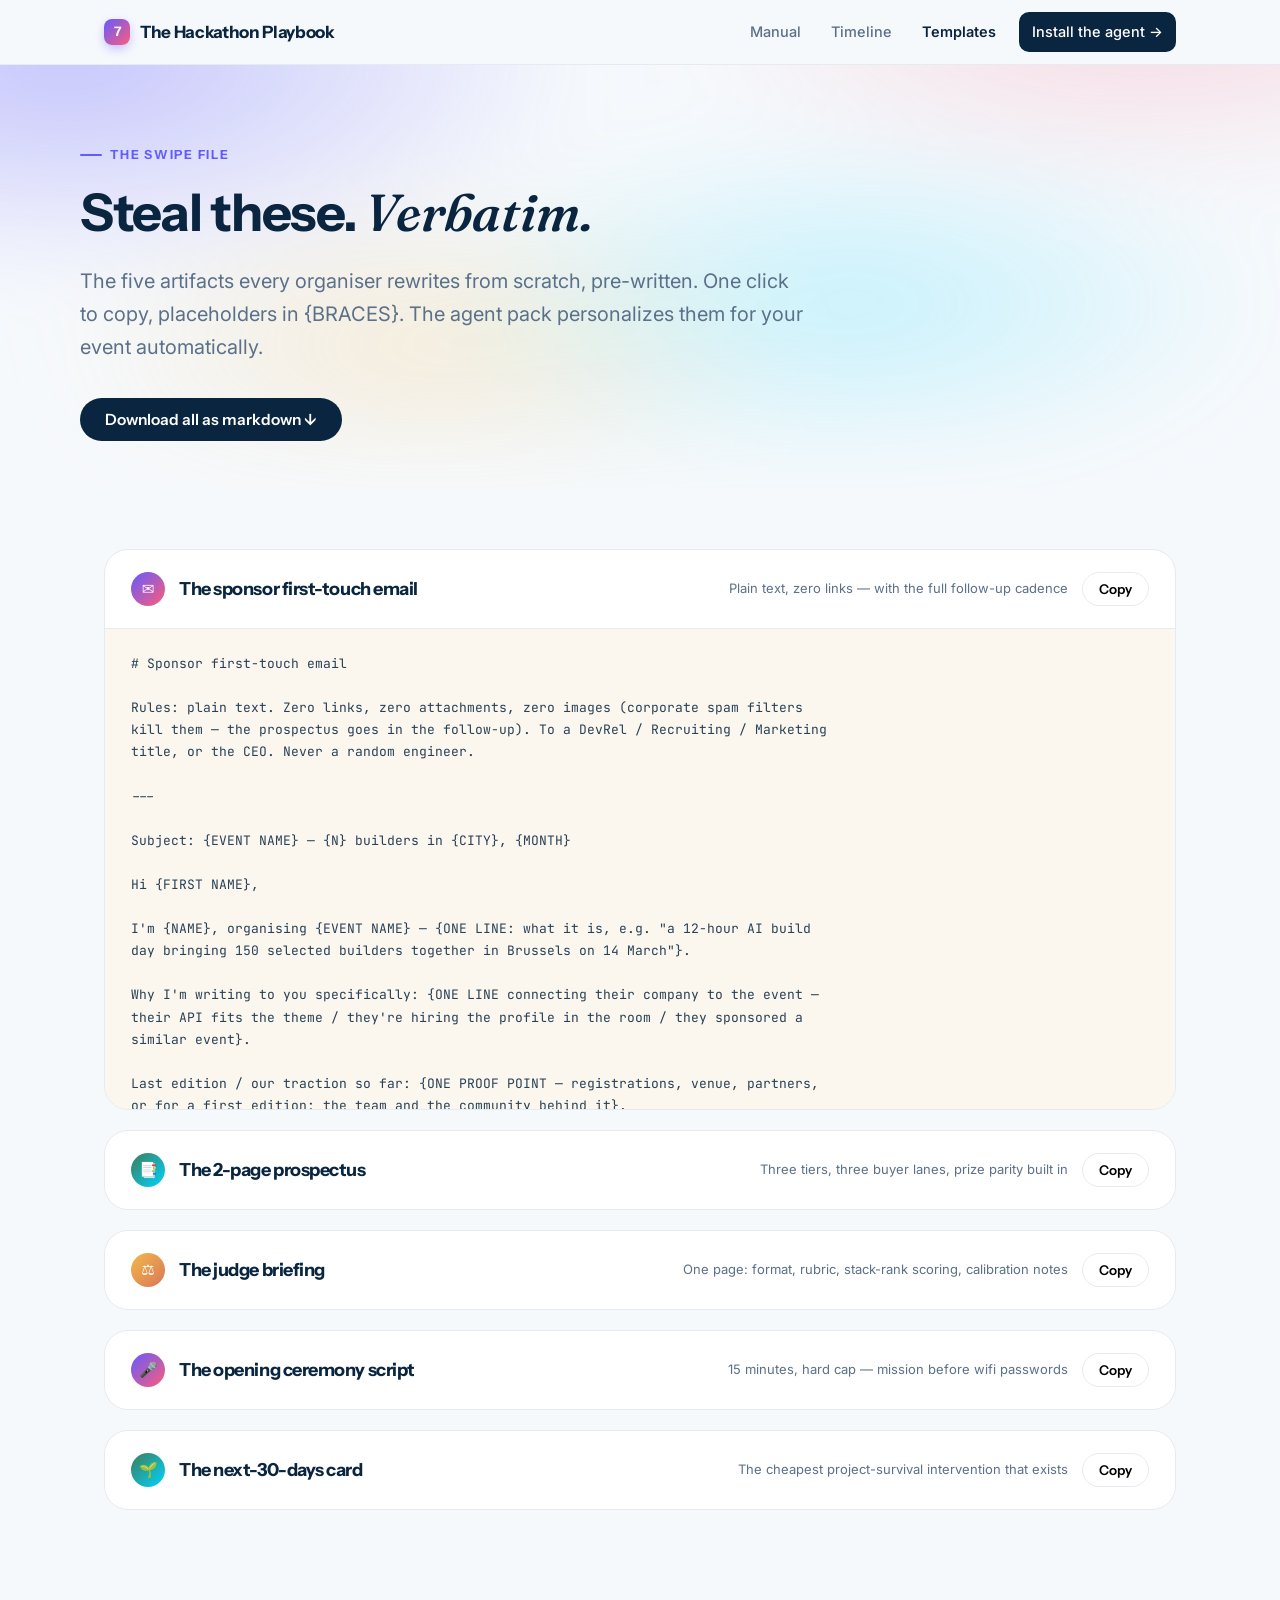
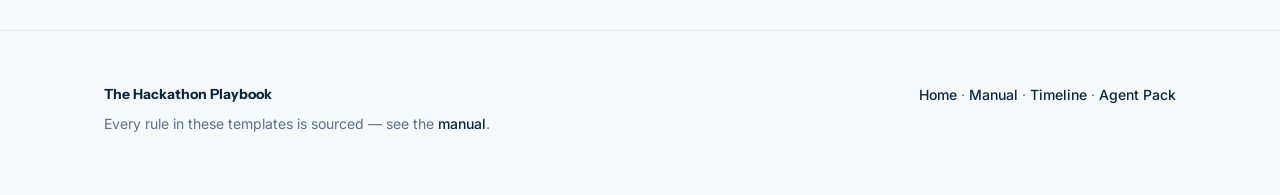
<file: templates.html>
<!DOCTYPE html>
<html lang="en">
<head>
<meta charset="UTF-8"/><meta name="viewport" content="width=device-width, initial-scale=1.0"/>
<title>The Swipe File — The Hackathon Playbook</title>
<meta name="description" content="Copy-paste hackathon artifacts: the sponsor first-touch email, the prospectus, the judge briefing, the opening ceremony script, the next-30-days card."/>
<link rel="preconnect" href="https://fonts.googleapis.com">
<link rel="preconnect" href="https://fonts.gstatic.com" crossorigin>
<link href="https://fonts.googleapis.com/css2?family=Instrument+Sans:wght@500;600;700&family=Inter:wght@400;500;600&family=Fraunces:ital,opsz,wght@1,9..144,400..600&family=JetBrains+Mono:wght@400;600&display=swap" rel="stylesheet">
<link rel="stylesheet" href="assets/playbook.css"/>
</head>
<body>

<nav class="site"><div class="wrap bar">
  <a class="brand" href="./"><span class="glyph">7</span> The Hackathon Playbook</a>
  <div class="navlinks">
    <a href="manual.html">Manual</a>
    <a href="timeline.html">Timeline</a>
    <a href="templates.html" class="active">Templates</a>
    <a href="agent-pack.html" class="cta">Install the agent →</a>
  </div>
</div></nav>

<header class="mesh"><div class="wrap hero" style="padding:72px 0 48px">
  <span class="overline">The Swipe File</span>
  <h1 style="font-size:clamp(34px,4.8vw,52px)">Steal these. <span class="serif">Verbatim.</span></h1>
  <p class="sub">The five artifacts every organiser rewrites from scratch, pre-written. One click to copy,
  placeholders in {BRACES}. The agent pack personalizes them for your event automatically.</p>
  <a class="btn dark" href="downloads/hackathon-agent-pack.zip" download>Download all as markdown ↓</a>
</div></header>

<section class="block tight"><div class="wrap" id="cards"></div></section>

<footer class="site"><div class="wrap cols">
  <div><div class="fbrand">The Hackathon Playbook</div>Every rule in these templates is sourced — see the <a href="manual.html">manual</a>.</div>
  <div style="text-align:right"><a href="./">Home</a> · <a href="manual.html">Manual</a> · <a href="timeline.html">Timeline</a> · <a href="agent-pack.html">Agent Pack</a></div>
</div></footer>

<script type="text/plain" id="t-email">
# Sponsor first-touch email

Rules: plain text. Zero links, zero attachments, zero images (corporate spam filters
kill them — the prospectus goes in the follow-up). To a DevRel / Recruiting / Marketing
title, or the CEO. Never a random engineer.

---

Subject: {EVENT NAME} — {N} builders in {CITY}, {MONTH}

Hi {FIRST NAME},

I'm {NAME}, organising {EVENT NAME} — {ONE LINE: what it is, e.g. "a 12-hour AI build
day bringing 150 selected builders together in Brussels on 14 March"}.

Why I'm writing to you specifically: {ONE LINE connecting their company to the event —
their API fits the theme / they're hiring the profile in the room / they sponsored a
similar event}.

Last edition / our traction so far: {ONE PROOF POINT — registrations, venue, partners,
or for a first edition: the team and the community behind it}.

We have a small number of partner slots. Depending on what matters to you — developers
building on your product, meeting the talent in the room, or brand presence — there's
a package shaped for it, from {LOW} to {HIGH}.

Worth a 20-minute call this week or next?

{NAME}
{ROLE, EVENT} · {PHONE}

---

## Follow-up cadence

- +10 days: short bump + attach the prospectus now. "Circling back — attaching the
  partner deck. The {TIER} slots are moving; happy to hold one for a call."
- +20 days: final bump, one line, offer the custom option.
- On the call, ask directly: "For events like this in the past — what did you spend,
  and what did you get out of it?" Send the customized proposal same day.
- The moment they say yes: send the invoice.
</script>

<script type="text/plain" id="t-prospectus">
# Sponsor prospectus — 2–3 pages, no more

Rules: three tiers, each anchored to ONE buyer lane. Top tier ≤25% of your total
budget. Prize parity across sponsors. Always offer custom packages. PDF, designed
lightly, numbers up front.

## Page 1 — The event

- Name, date, city, venue (photo).
- One sentence: what happens and who's in the room.
- The numbers bar: expected attendees · % students vs. professionals · projects
  expected (attendees ÷ 4) · past-edition stats or community size.
- Who else is in (anchor brands legitimize you — list confirmed partners early).

## Page 2 — The tiers

| | Bronze — Brand | Silver — Recruiting | Gold — Adoption |
|---|---|---|---|
| Price | € | €€ | €€€ (≤25% of budget) |
| Logo + social | yes | yes | yes |
| Swag/surfaces (lanyards, shirts) | yes | yes | yes |
| Booth + floor presence | | yes | yes |
| Resume book + interview room | | yes | yes |
| Opening-ceremony slot (short) | | yes | yes |
| "Best Use of X" challenge track | | | yes |
| Workshop slot + dedicated channel | | | yes |
| Pre-event setup webinar | | | yes |
| Judge seat | | | yes |

Credits/in-kind: welcomed as add-ons; API credits for all participants is a first-class
adoption deliverable. (Keep some cash tiers — someone has to feed the builders.)

## Page 3 — Why it works + logistics

- What sponsors got last time (integrations built, hires made, content produced) — or
  the design that guarantees it (demo-or-die, curated room, staffed-floor requirement).
- Your commitment to them: post-event metrics report within 48h.
- Their commitment to you: a staffed table and humans walking the floor (presence is
  what makes sponsorship work — say it in the deck).
- Contact + invoice details.
</script>

<script type="text/plain" id="t-judge">
# Judge briefing — one page, sent T-3 days + spoken at calibration

Thank you for judging {EVENT}. Here's everything, in two minutes.

**When/where:** arrive {TIME} at {PLACE}; judging runs {WINDOW}; you're free by {END}.

**Format:** science fair. You'll visit ~{N} assigned projects, ~4 minutes each
(2 min demo, 1 min questions, 1 min walking). Assignments are staggered — judge only
your list.

**The rubric (participants have had it since kickoff):**
{RUBRIC — e.g. working demo · technical execution · originality · impact}

**How you score:** you don't fill scorecards. At the end, give us your **top 3**, in
order. That's it. (We aggregate 3/2/1 across judges and verify the leaders ourselves.)

**Calibration notes:**
- Judge the artifact, not the slideware — a wobbly live demo of a real thing beats a
  polished deck of a fake one.
- Reward learning and ambition over startup polish. Most of these people aren't
  fundraising; some are building for the first time. The first-timer who shipped
  something real is exactly who this event is for.
- If a live demo breaks for infrastructure reasons, ask them to show it another way —
  judge what was built, not the luck.
- 2 minutes can't prove scalability. Don't ask it to.
- You're a highlight of their weekend. Be generous with questions; your attention is
  part of the prize.

**Day-of contact:** {NAME} — {PHONE}.
</script>

<script type="text/plain" id="t-opening">
# Opening ceremony script — 15 minutes, hard cap

Never open with logistics. The opening installs the mission and the one goal; the
rules take five minutes at the end.

## 0:00 — Cold open (no "welcome, housekeeping first")

Lights, music cut, one person, one line:

> "{PUNCH LINE — e.g. 'Twelve hours from now, every one of you will have shipped
> something that didn't exist this morning.'}"

## 0:01–0:06 — The mission (why this, why now, why you)

- Why this event exists — the cause, the launch, the city, the moment.
- Why *these* people — "you applied, you were selected, this room is the product."
- The identity line: "Some of you have never built anything. By tonight that sentence
  will be false. That's the whole point."

## 0:06–0:08 — The ONE goal

> "One deliverable: a working demo. Live. No slides. On this stage at {TIME}.
> The clock is on the wall."

## 0:08–0:10 — The rubric (publish it now)

Read the 3–4 criteria out loud. "This is exactly how you win. Build for it."

## 0:10–0:14 — Rules & rhythm, fast

- Teams: 3–4, confirmed by {TIME}. Solo? The matching board is at {PLACE}.
- Help: @mentor in {CHANNEL} + mentors in {COLOR} shirts do rounds every hour.
- Checkpoint at {TIME}: every team states what they're cutting. (You'll finish a
  quarter of what you plan. Everyone does. Cut early.)
- Meals at {TIMES}, shared tables — talk to strangers. Quiet room at {PLACE}.
- Code of conduct, one line, and mean it: "Everyone builds here. Anyone who makes that
  harder gets walked out."
- First-timers: raise your hands. *Applause.* "You're why this exists. {SHEPHERD NAME}
  is yours all day."

## 0:14–0:15 — Go

> "Sponsors fed you, judges cleared their day for you, and the demo stage is already
> set up — it's waiting for you. Build. GO."

Countdown starts on screen. Music up.
</script>

<script type="text/plain" id="t-30days">
# The next-30-days card

Print one per team. Hand out 30 minutes before demos; collect a photo of each at
check-in to the demo stage. This two-line ritual is the single cheapest predictor of
whether a project survives the weekend (written intention formed at peak motivation).

---

## {EVENT NAME} — What happens next

**Team:** ______________________ **Project:** ______________________

**In the next 30 days, we will:**

1. ________________________________________________________________

2. ________________________________________________________________

**The first step happens on (date):** ______________

**Who's on it:** ______________________

**Where the project will live (repo / page / channel):** ______________________

---

*We'll check in on {DATE +30d}. The {FOLLOW-UP CONTAINER — demo day / hack night /
community channel} is on {DATE} — bring what you've got, whatever state it's in.*
</script>

<script>
const CARDS=[
 ['t-email','✉️','The sponsor first-touch email','Plain text, zero links — with the full follow-up cadence'],
 ['t-prospectus','📑','The 2-page prospectus','Three tiers, three buyer lanes, prize parity built in'],
 ['t-judge','⚖️','The judge briefing','One page: format, rubric, stack-rank scoring, calibration notes'],
 ['t-opening','🎤','The opening ceremony script','15 minutes, hard cap — mission before wifi passwords'],
 ['t-30days','🌱','The next-30-days card','The cheapest project-survival intervention that exists'],
];
const root=document.getElementById('cards');
CARDS.forEach(([id,ic,title,hint],i)=>{
  const raw=document.getElementById(id).textContent.trim();
  const el=document.createElement('div');
  el.className='tcard'+(i===0?' open':'');
  el.innerHTML=`<div class="thd"><span class="chip7${i%3===1?' moss':i%3===2?' gold':''}">${ic}</span>
    <h3>${title}</h3><span class="hint">${hint}</span>
    <button class="copybtn">Copy</button></div>
    <div class="tbody"><pre></pre></div>`;
  el.querySelector('pre').textContent=raw;
  el.querySelector('.thd').addEventListener('click',e=>{
    if(e.target.classList.contains('copybtn'))return;
    el.classList.toggle('open');
  });
  el.querySelector('.copybtn').addEventListener('click',async e=>{
    try{ await navigator.clipboard.writeText(raw); }
    catch(_){ // non-secure context fallback
      const ta=document.createElement('textarea');ta.value=raw;document.body.appendChild(ta);
      ta.select();document.execCommand('copy');ta.remove();
    }
    e.target.textContent='Copied ✓';e.target.classList.add('ok');
    setTimeout(()=>{e.target.textContent='Copy';e.target.classList.remove('ok');},1800);
  });
  root.appendChild(el);
});
</script>
</body>
</html>
</file>
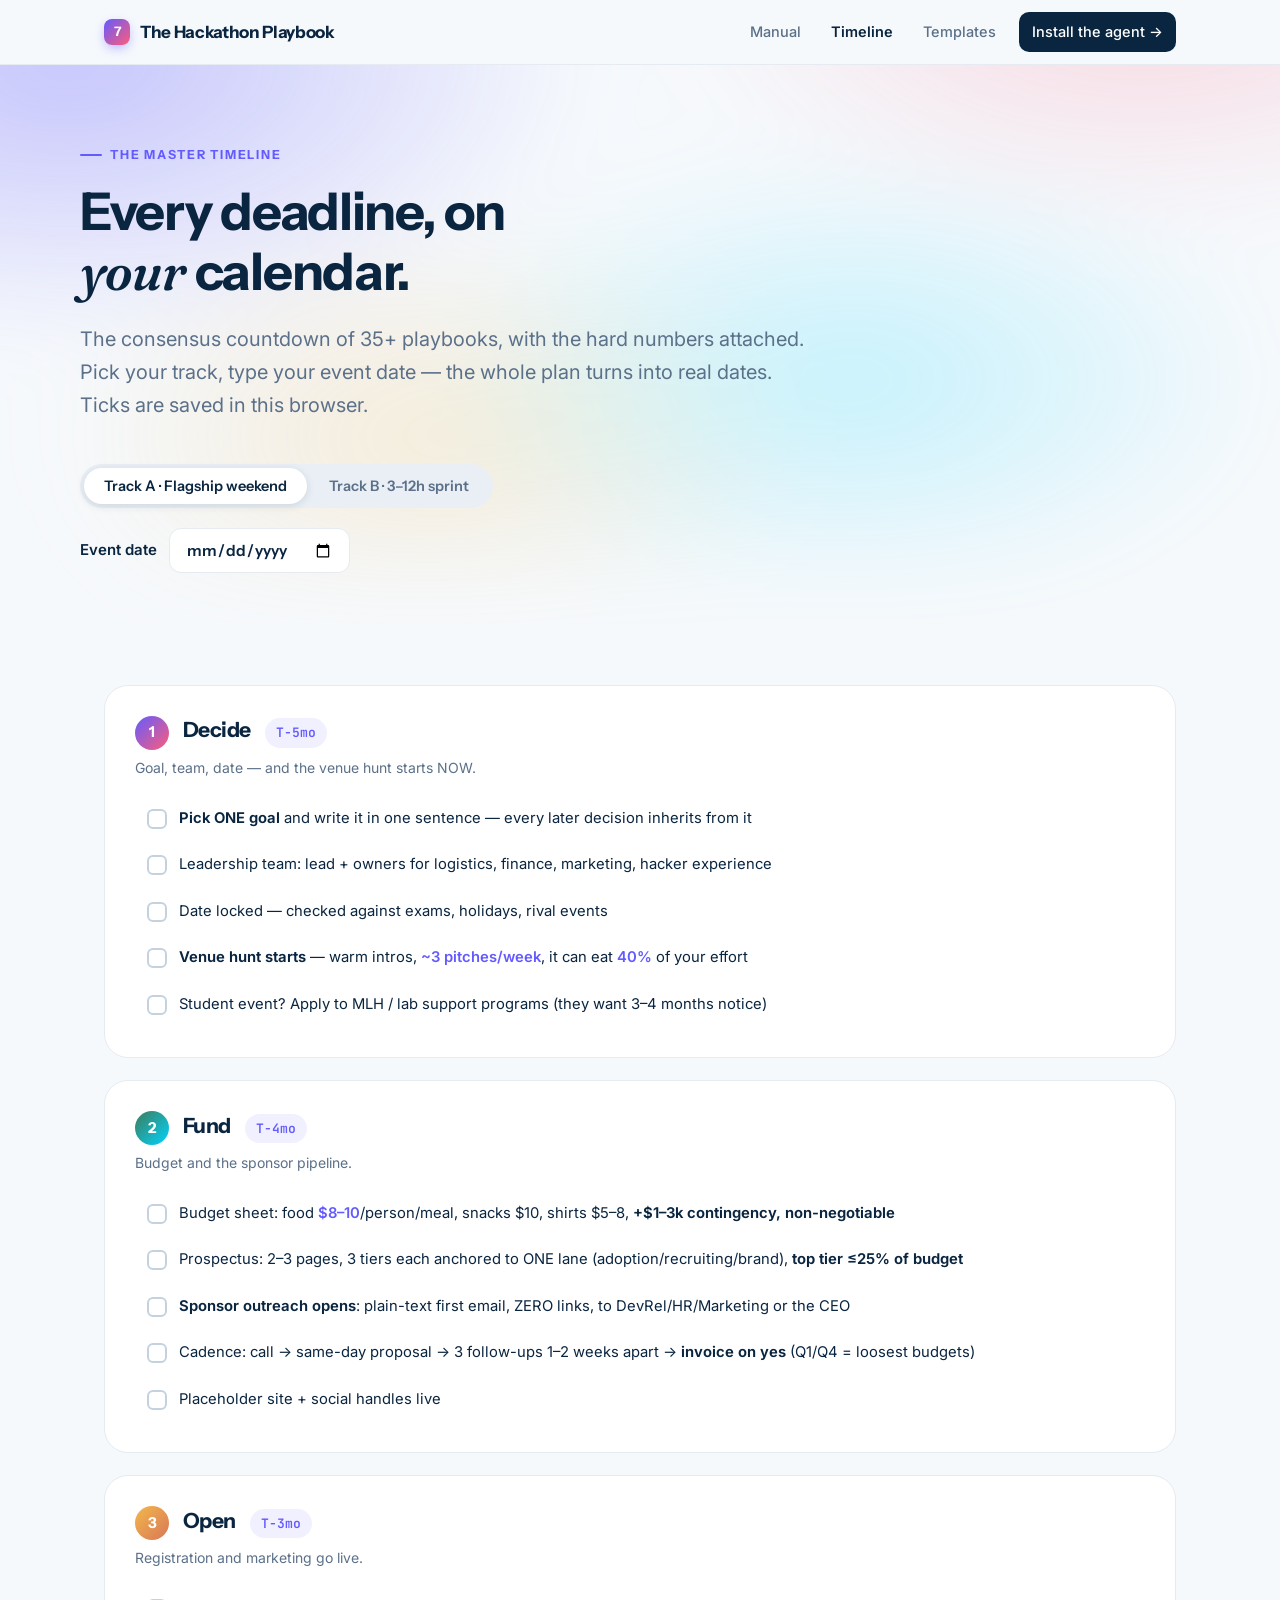
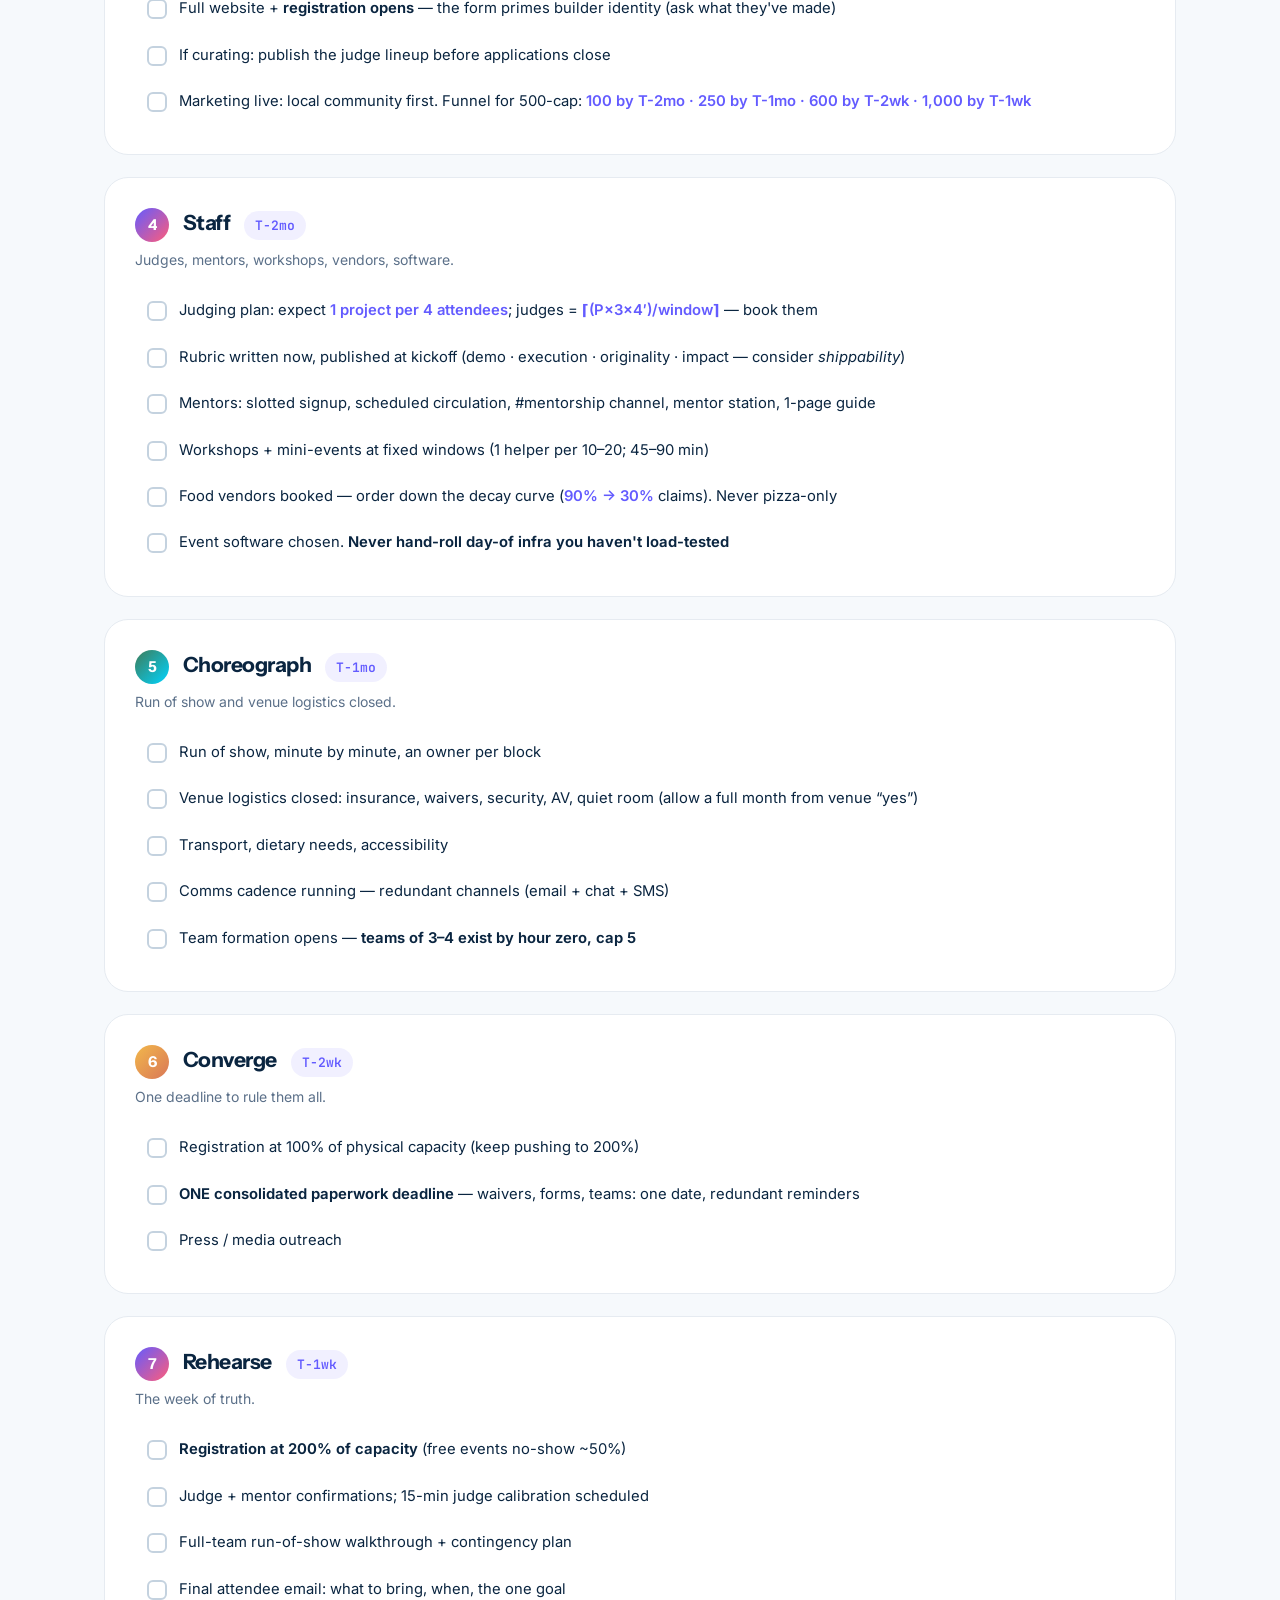
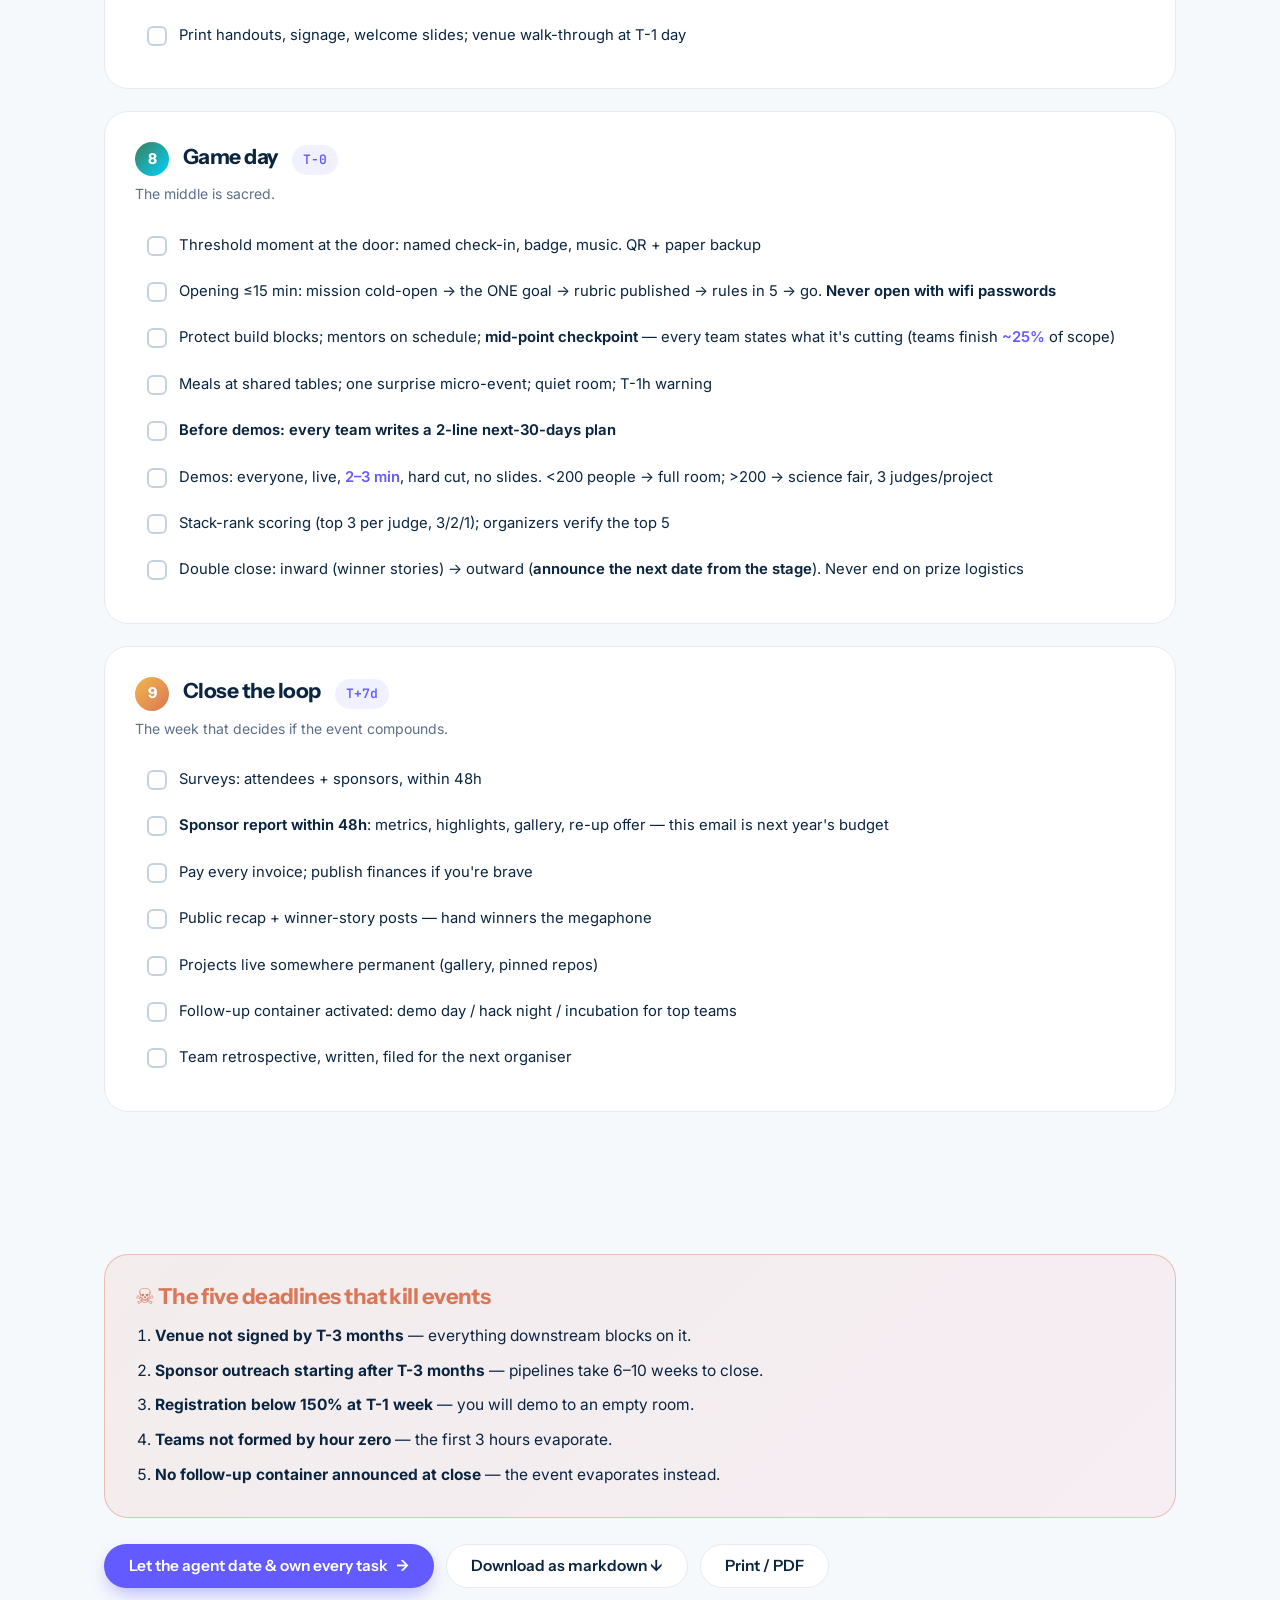
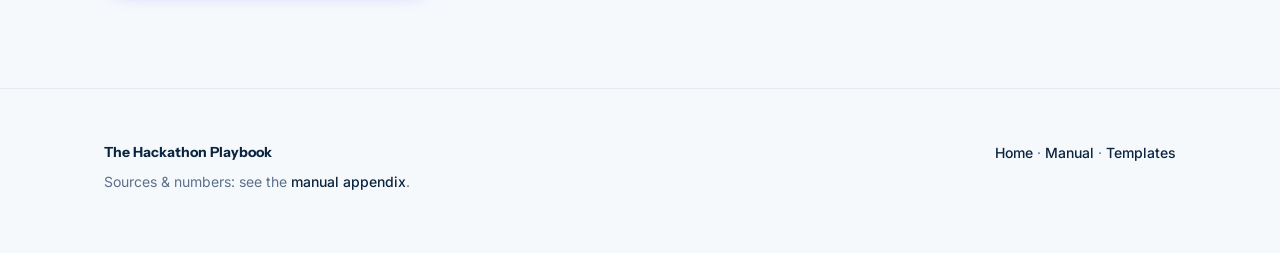
<file: timeline.html>
<!DOCTYPE html>
<html lang="en">
<head>
<meta charset="UTF-8"/><meta name="viewport" content="width=device-width, initial-scale=1.0"/>
<title>The Master Timeline — The Hackathon Playbook</title>
<meta name="description" content="The consensus countdown of 35+ hackathon playbooks. Type your event date — every deadline becomes real, checkable, and saved."/>
<link rel="preconnect" href="https://fonts.googleapis.com">
<link rel="preconnect" href="https://fonts.gstatic.com" crossorigin>
<link href="https://fonts.googleapis.com/css2?family=Instrument+Sans:wght@500;600;700&family=Inter:wght@400;500;600&family=Fraunces:ital,opsz,wght@1,9..144,400..600&family=JetBrains+Mono:wght@400;600&display=swap" rel="stylesheet">
<link rel="stylesheet" href="assets/playbook.css"/>
</head>
<body>

<nav class="site"><div class="wrap bar">
  <a class="brand" href="./"><span class="glyph">7</span> The Hackathon Playbook</a>
  <div class="navlinks">
    <a href="manual.html">Manual</a>
    <a href="timeline.html" class="active">Timeline</a>
    <a href="templates.html">Templates</a>
    <a href="agent-pack.html" class="cta">Install the agent →</a>
  </div>
</div></nav>

<header class="mesh"><div class="wrap hero" style="padding:72px 0 48px">
  <span class="overline">The Master Timeline</span>
  <h1 style="font-size:clamp(34px,4.8vw,52px)">Every deadline, on <span class="serif">your</span> calendar.</h1>
  <p class="sub">The consensus countdown of 35+ playbooks, with the hard numbers attached.
  Pick your track, type your event date — the whole plan turns into real dates. Ticks are saved in this browser.</p>
  <div class="trackswitch" role="tablist">
    <button id="ta" class="on">Track A · Flagship weekend</button>
    <button id="tb">Track B · 3–12h sprint</button>
  </div>
  <div class="datein">
    <label style="font-weight:600;font-size:15px" for="edate">Event date</label>
    <input type="date" id="edate"/>
    <span id="countdown" style="font-family:var(--font-mono);font-size:13.5px;color:var(--blurple);font-weight:600"></span>
  </div>
</div></header>

<section class="block tight"><div class="wrap" id="phases"></div></section>

<section class="block tight"><div class="wrap">
  <div class="killer">
    <h3 style="font-size:22px;margin-bottom:14px">☠️ The five deadlines that kill events</h3>
    <ol style="margin-left:20px;font-size:15.5px;display:grid;gap:9px">
      <li><b>Venue not signed by T-3 months</b> — everything downstream blocks on it.</li>
      <li><b>Sponsor outreach starting after T-3 months</b> — pipelines take 6–10 weeks to close.</li>
      <li><b>Registration below 150% at T-1 week</b> — you will demo to an empty room.</li>
      <li><b>Teams not formed by hour zero</b> — the first 3 hours evaporate.</li>
      <li><b>No follow-up container announced at close</b> — the event evaporates instead.</li>
    </ol>
  </div>
  <div style="display:flex;gap:12px;margin-top:26px;flex-wrap:wrap">
    <a class="btn primary" href="agent-pack.html">Let the agent date &amp; own every task <span class="arr">→</span></a>
    <a class="btn ghost" href="downloads/hackathon-playbook-full.zip" download>Download as markdown ↓</a>
    <button class="btn ghost" onclick="window.print()">Print / PDF</button>
  </div>
</div></section>

<footer class="site"><div class="wrap cols">
  <div><div class="fbrand">The Hackathon Playbook</div>Sources &amp; numbers: see the <a href="manual.html#appendix">manual appendix</a>.</div>
  <div style="text-align:right"><a href="./">Home</a> · <a href="manual.html">Manual</a> · <a href="templates.html">Templates</a></div>
</div></footer>

<script>
/* offsets in days before event (negative = after) */
const TRACK_A = [
 {t:'Decide', off:150, sub:'Goal, team, date — and the venue hunt starts NOW.', tasks:[
  ['<b>Pick ONE goal</b> and write it in one sentence — every later decision inherits from it'],
  ['Leadership team: lead + owners for logistics, finance, marketing, hacker experience'],
  ['Date locked — checked against exams, holidays, rival events'],
  ['<b>Venue hunt starts</b> — warm intros, <span class="n">~3 pitches/week</span>, it can eat <span class="n">40%</span> of your effort'],
  ['Student event? Apply to MLH / lab support programs (they want 3–4 months notice)']]},
 {t:'Fund', off:120, sub:'Budget and the sponsor pipeline.', tasks:[
  ['Budget sheet: food <span class="n">$8–10</span>/person/meal, snacks $10, shirts $5–8, <b>+$1–3k contingency, non-negotiable</b>'],
  ['Prospectus: 2–3 pages, 3 tiers each anchored to ONE lane (adoption/recruiting/brand), <b>top tier ≤25% of budget</b>'],
  ['<b>Sponsor outreach opens</b>: plain-text first email, ZERO links, to DevRel/HR/Marketing or the CEO'],
  ['Cadence: call → same-day proposal → 3 follow-ups 1–2 weeks apart → <b>invoice on yes</b> (Q1/Q4 = loosest budgets)'],
  ['Placeholder site + social handles live']]},
 {t:'Open', off:90, sub:'Registration and marketing go live.', tasks:[
  ['Full website + <b>registration opens</b> — the form primes builder identity (ask what they\'ve made)'],
  ['If curating: publish the judge lineup before applications close'],
  ['Marketing live: local community first. Funnel for 500-cap: <span class="n">100 by T-2mo · 250 by T-1mo · 600 by T-2wk · 1,000 by T-1wk</span>']]},
 {t:'Staff', off:60, sub:'Judges, mentors, workshops, vendors, software.', tasks:[
  ['Judging plan: expect <span class="n">1 project per 4 attendees</span>; judges = <span class="n">⌈(P×3×4′)/window⌉</span> — book them'],
  ['Rubric written now, published at kickoff (demo · execution · originality · impact — consider <em>shippability</em>)'],
  ['Mentors: slotted signup, scheduled circulation, #mentorship channel, mentor station, 1-page guide'],
  ['Workshops + mini-events at fixed windows (1 helper per 10–20; 45–90 min)'],
  ['Food vendors booked — order down the decay curve (<span class="n">90% → 30%</span> claims). Never pizza-only'],
  ['Event software chosen. <b>Never hand-roll day-of infra you haven\'t load-tested</b>']]},
 {t:'Choreograph', off:30, sub:'Run of show and venue logistics closed.', tasks:[
  ['Run of show, minute by minute, an owner per block'],
  ['Venue logistics closed: insurance, waivers, security, AV, quiet room (allow a full month from venue “yes”)'],
  ['Transport, dietary needs, accessibility'],
  ['Comms cadence running — redundant channels (email + chat + SMS)'],
  ['Team formation opens — <b>teams of 3–4 exist by hour zero, cap 5</b>']]},
 {t:'Converge', off:14, sub:'One deadline to rule them all.', tasks:[
  ['Registration at 100% of physical capacity (keep pushing to 200%)'],
  ['<b>ONE consolidated paperwork deadline</b> — waivers, forms, teams: one date, redundant reminders'],
  ['Press / media outreach']]},
 {t:'Rehearse', off:7, sub:'The week of truth.', tasks:[
  ['<b>Registration at 200% of capacity</b> (free events no-show ~50%)'],
  ['Judge + mentor confirmations; 15-min judge calibration scheduled'],
  ['Full-team run-of-show walkthrough + contingency plan'],
  ['Final attendee email: what to bring, when, the one goal'],
  ['Print handouts, signage, welcome slides; venue walk-through at T-1 day']]},
 {t:'Game day', off:0, sub:'The middle is sacred.', tasks:[
  ['Threshold moment at the door: named check-in, badge, music. QR + paper backup'],
  ['Opening ≤15 min: mission cold-open → the ONE goal → rubric published → rules in 5 → go. <b>Never open with wifi passwords</b>'],
  ['Protect build blocks; mentors on schedule; <b>mid-point checkpoint</b> — every team states what it\'s cutting (teams finish <span class="n">~25%</span> of scope)'],
  ['Meals at shared tables; one surprise micro-event; quiet room; T-1h warning'],
  ['<b>Before demos: every team writes a 2-line next-30-days plan</b>'],
  ['Demos: everyone, live, <span class="n">2–3 min</span>, hard cut, no slides. &lt;200 people → full room; &gt;200 → science fair, 3 judges/project'],
  ['Stack-rank scoring (top 3 per judge, 3/2/1); organizers verify the top 5'],
  ['Double close: inward (winner stories) → outward (<b>announce the next date from the stage</b>). Never end on prize logistics']]},
 {t:'Close the loop', off:-7, sub:'The week that decides if the event compounds.', tasks:[
  ['Surveys: attendees + sponsors, within 48h'],
  ['<b>Sponsor report within 48h</b>: metrics, highlights, gallery, re-up offer — this email is next year\'s budget'],
  ['Pay every invoice; publish finances if you\'re brave'],
  ['Public recap + winner-story posts — hand winners the megaphone'],
  ['Projects live somewhere permanent (gallery, pinned repos)'],
  ['Follow-up container activated: demo day / hack night / incubation for top teams'],
  ['Team retrospective, written, filed for the next organiser']]}
];
const TRACK_B = [
 {t:'Aim', off:42, sub:'Goal, format, venue, partners.', tasks:[
  ['Goal + format: 3h lightning or 12h build day'],
  ['Venue via warm intro — one prestige-coded room beats big'],
  ['Partners: 1–2 sponsors providing <b>credits + judges</b>, not cash tiers']]},
 {t:'Open the funnel', off:35, sub:'Applications, not registration.', tasks:[
  ['Applications open — form primes identity: GitHub, something shipped'],
  ['<b>Publish the judge lineup now</b> — people apply to be seen by specific humans'],
  ['Visible waitlist; cap below expected demand']]},
 {t:'Lock the core', off:28, sub:'Judges, rubric, setup guide.', tasks:[
  ['Judges + mentors confirmed; rubric written'],
  ['Partner setup guide drafted (API keys, quickstarts) — <b>setup failure is the #1 killer of short formats</b>']]},
 {t:'Compose the room', off:21, sub:'First acceptances; the funnel is the brand.', tasks:[
  ['First acceptance wave; publicize the funnel (“800 applied, 120 building”)'],
  ['Discord opens; team formation starts — <b>teams exist before hour zero or the event fails</b>']]},
 {t:'Pre-flight', off:14, sub:'Everyone builds hello-world BEFORE the day.', tasks:[
  ['Pre-event setup webinar / quickstart drop — every builder has working keys'],
  ['Final acceptances + waitlist promotions']]},
 {t:'Choreograph', off:7, sub:'Run of show + countdown comms.', tasks:[
  ['Run of show: doors → 15-min opening → build → checkpoint → build → hard stop → demos → double close'],
  ['Food: 1–2 meals + coffee, shared tables'],
  ['Reminder cadence with countdown']]},
 {t:'Game day', off:0, sub:'Compression is the feature.', tasks:[
  ['Threshold at the door; mission cold-open; one goal on the wall with the clock'],
  ['Mentors on a workflow (@mentor + rounds); mid-point checkpoint'],
  ['<b>Everyone demos, live, 2 min, no slides</b>'],
  ['Access-prizes: dinner with the founders, early access, credits'],
  ['Double close with the next date']]},
 {t:'Afterglow', off:-3, sub:'72 hours to compound.', tasks:[
  ['Winner-story posts + gallery live'],
  ['Partner usage report'],
  ['Waitlist rolled into the next event\'s audience']]}
];

const params = new URLSearchParams(location.search);
let track = params.get('track')==='b' ? 'B' : 'A';
const KEY = ()=>'hp_tl_'+track;
let ticks = {};
const $ = id=>document.getElementById(id);

function fmt(d){ return d.toLocaleDateString('en-GB',{weekday:'short',day:'numeric',month:'short',year:'numeric'}); }
function offLabel(off){
  if(off===0) return 'T-0';
  if(off<0) return 'T+'+(-off)+'d';
  if(off%30===0) return 'T-'+(off/30)+'mo';
  if(off%7===0) return 'T-'+(off/7)+'wk';
  return 'T-'+off+'d';
}
function render(){
  ticks = JSON.parse(localStorage.getItem(KEY())||'{}');
  const data = track==='A'?TRACK_A:TRACK_B;
  const ev = $('edate').value ? new Date($('edate').value+'T12:00:00') : null;
  const today = new Date(); today.setHours(0,0,0,0);
  const root = $('phases'); root.innerHTML='';
  if(ev){
    const days = Math.round((ev-today)/864e5);
    $('countdown').textContent = days>0 ? '⏳ '+days+' days out' : days===0 ? '🔥 today' : '✅ '+(-days)+' days ago';
  } else $('countdown').textContent='';
  data.forEach((ph,pi)=>{
    let dateHtml = offLabel(ph.off), late='';
    if(ev){
      const d = new Date(ev); d.setDate(d.getDate()-ph.off);
      const isLate = d < today && ph.off>0 && !(ticks['p'+pi]||[]).length;
      dateHtml = fmt(d)+' · '+offLabel(ph.off);
      late = isLate?' late':'';
      if(isLate) dateHtml += ' — behind, recover now';
    }
    const el = document.createElement('div');
    el.className='phase';
    el.innerHTML = `<div class="phead"><span class="chip7${pi%3===1?' moss':pi%3===2?' gold':''}">${pi+1}</span>
      <h3>${ph.t}</h3><span class="pdate${late}">${dateHtml}</span></div>
      <div class="psub">${ph.sub}</div>` +
      ph.tasks.map((tk,ti)=>{
        const on = (ticks['p'+pi]||[]).includes(ti);
        return `<div class="task${on?' done':''}" data-p="${pi}" data-t="${ti}">
          <div class="box">✓</div><div class="tx">${tk[0]}</div></div>`;
      }).join('');
    root.appendChild(el);
  });
  root.querySelectorAll('.task').forEach(t=>t.addEventListener('click',()=>{
    const p='p'+t.dataset.p, i=+t.dataset.t;
    ticks[p]=ticks[p]||[];
    if(ticks[p].includes(i)) ticks[p]=ticks[p].filter(x=>x!==i); else ticks[p].push(i);
    localStorage.setItem(KEY(), JSON.stringify(ticks));
    t.classList.toggle('done');
  }));
}
$('ta').onclick=()=>{track='A';$('ta').classList.add('on');$('tb').classList.remove('on');render();};
$('tb').onclick=()=>{track='B';$('tb').classList.add('on');$('ta').classList.remove('on');render();};
if(track==='B'){$('tb').classList.add('on');$('ta').classList.remove('on');}
const savedDate = localStorage.getItem('hp_edate');
if(savedDate) $('edate').value = savedDate;
$('edate').addEventListener('change',()=>{localStorage.setItem('hp_edate',$('edate').value);render();});
render();
</script>
</body>
</html>
</file>
<file: assets/playbook.css>
/* ============================================================
   THE HACKATHON PLAYBOOK — design system
   Brand blend (tune any token, everything follows):
   · Stripe        → blurple, deep navy ink, cloud background,
                     gradient mesh, hairline borders, Söhne-style
                     grotesque (Instrument Sans)
   · Commons Hub   → warm clay + moss accents, Fraunces serif
                     italics for the human/community words
   · Seven Events  → coral energy accent + the numbered-chip
                     motif (every step wears a number)
   ============================================================ */
:root{
  /* Stripe layer */
  --blurple:#635BFF;
  --blurple-deep:#4F46D6;
  --navy:#0A2540;
  --cloud:#F6F9FC;
  --hairline:#E6EBF1;
  --cyan:#00D4FF;
  /* Commons Hub layer */
  --clay:#D97757;
  --moss:#3E7C59;
  --sand:#FBF6EE;
  /* Seven Events layer */
  --flare:#FF5C7A;
  --gold:#F2B84B;

  --ink:var(--navy);
  --muted:#5B7089;
  --card:#FFFFFF;
  --radius:16px;
  --radius-lg:24px;
  --max:1120px;
  --shadow:0 6px 24px -8px rgba(10,37,64,.12);
  --shadow-lg:0 24px 60px -12px rgba(10,37,64,.18);
  --font-head:'Instrument Sans',system-ui,sans-serif;
  --font-body:'Inter',system-ui,sans-serif;
  --font-serif:'Fraunces',Georgia,serif;
  --font-mono:'JetBrains Mono',ui-monospace,SFMono-Regular,monospace;
}
*{box-sizing:border-box;margin:0;padding:0}
html{scroll-behavior:smooth;scroll-padding-top:90px}
body{font-family:var(--font-body);background:var(--cloud);color:var(--ink);
  line-height:1.65;font-size:16.5px;-webkit-font-smoothing:antialiased;overflow-x:hidden}
h1,h2,h3,h4{font-family:var(--font-head);letter-spacing:-.025em;line-height:1.12;font-weight:700}
a{color:inherit;text-decoration:none}
img{max-width:100%}
.wrap{max-width:var(--max);margin:0 auto;padding:0 24px}
.serif{font-family:var(--font-serif);font-style:italic;font-weight:560;letter-spacing:0}

/* ---------- nav ---------- */
nav.site{position:sticky;top:0;z-index:50;background:rgba(246,249,252,.82);
  backdrop-filter:blur(14px);-webkit-backdrop-filter:blur(14px);border-bottom:1px solid var(--hairline)}
nav.site .bar{display:flex;align-items:center;justify-content:space-between;height:64px;gap:16px}
.brand{display:flex;align-items:center;gap:10px;font-family:var(--font-head);font-weight:700;font-size:17px;letter-spacing:-.02em}
.brand .glyph{width:26px;height:26px;border-radius:8px;display:grid;place-items:center;color:#fff;
  font-size:13px;font-weight:800;background:linear-gradient(135deg,var(--blurple),var(--flare));
  box-shadow:0 4px 12px -2px rgba(99,91,255,.5)}
.navlinks{display:flex;gap:4px;align-items:center;font-size:14.5px;font-weight:500}
.navlinks a{padding:8px 13px;border-radius:10px;color:var(--muted);transition:.15s}
.navlinks a:hover{color:var(--ink);background:rgba(10,37,64,.05)}
.navlinks a.active{color:var(--ink);font-weight:600}
.navlinks a.cta{background:var(--navy);color:#fff;margin-left:6px}
.navlinks a.cta:hover{background:var(--blurple)}
@media(max-width:760px){.navlinks a:not(.cta){display:none}}

/* ---------- buttons ---------- */
.btn{display:inline-flex;align-items:center;gap:8px;font-family:var(--font-head);font-weight:600;
  font-size:15.5px;padding:13px 24px;border-radius:999px;border:1px solid transparent;
  cursor:pointer;transition:.18s;line-height:1}
.btn.primary{background:var(--blurple);color:#fff;box-shadow:0 8px 20px -6px rgba(99,91,255,.55)}
.btn.primary:hover{background:var(--blurple-deep);transform:translateY(-1px)}
.btn.dark{background:var(--navy);color:#fff}
.btn.dark:hover{background:#123458;transform:translateY(-1px)}
.btn.ghost{border-color:var(--hairline);background:#fff;color:var(--ink)}
.btn.ghost:hover{border-color:var(--blurple);color:var(--blurple)}
.btn .arr{transition:.18s}
.btn:hover .arr{transform:translateX(3px)}

/* ---------- hero mesh (Stripe) ---------- */
.mesh{position:relative;overflow:hidden}
.mesh::before{content:"";position:absolute;inset:-40% -20% auto -20%;height:130%;z-index:0;
  background:
    radial-gradient(42% 55% at 18% 30%,rgba(99,91,255,.34),transparent 70%),
    radial-gradient(38% 50% at 78% 18%,rgba(255,92,122,.22),transparent 70%),
    radial-gradient(34% 44% at 62% 74%,rgba(0,212,255,.20),transparent 70%),
    radial-gradient(30% 42% at 38% 82%,rgba(242,184,75,.20),transparent 70%);
  filter:blur(46px);animation:drift 16s ease-in-out infinite alternate}
@keyframes drift{
  0%{transform:translate3d(0,0,0) scale(1)}
  100%{transform:translate3d(3%,4%,0) scale(1.07)}
}
@media (prefers-reduced-motion:reduce){.mesh::before{animation:none}}
.mesh>*{position:relative;z-index:1}

.overline{font-family:var(--font-head);font-size:12.5px;font-weight:700;letter-spacing:.14em;
  text-transform:uppercase;color:var(--blurple);display:inline-flex;align-items:center;gap:8px}
.overline::before{content:"";width:22px;height:2px;background:var(--blurple);border-radius:2px}

.hero{padding:104px 0 84px;text-align:left}
.hero h1{font-size:clamp(40px,6.2vw,68px);max-width:15ch;margin:18px 0 22px}
.hero .sub{font-size:clamp(17px,2vw,20px);color:var(--muted);max-width:56ch;margin-bottom:34px}
.hero .actions{display:flex;gap:14px;flex-wrap:wrap;align-items:center}
.statstrip{display:flex;gap:36px;flex-wrap:wrap;margin-top:56px;padding-top:28px;border-top:1px solid var(--hairline)}
.stat .n{font-family:var(--font-head);font-weight:700;font-size:26px;letter-spacing:-.02em}
.stat .n em{font-family:var(--font-serif);font-style:italic;color:var(--blurple)}
.stat .l{font-size:13px;color:var(--muted);margin-top:2px}

/* ---------- sections ---------- */
section.block{padding:88px 0}
section.block.tight{padding:60px 0}
.sechead{max-width:62ch;margin-bottom:44px}
.sechead h2{font-size:clamp(28px,3.6vw,40px);margin:14px 0 12px}
.sechead p{color:var(--muted);font-size:17px}

/* ---------- cards ---------- */
.grid{display:grid;gap:18px}
.grid.c3{grid-template-columns:repeat(3,1fr)}
.grid.c2{grid-template-columns:repeat(2,1fr)}
.grid.c4{grid-template-columns:repeat(4,1fr)}
@media(max-width:960px){.grid.c3,.grid.c4{grid-template-columns:repeat(2,1fr)}}
@media(max-width:620px){.grid.c3,.grid.c2,.grid.c4{grid-template-columns:1fr}}
.card{background:var(--card);border:1px solid var(--hairline);border-radius:var(--radius);
  padding:26px;transition:.2s;position:relative}
.card:hover{box-shadow:var(--shadow);transform:translateY(-2px);border-color:#d7e0ea}
.card h3{font-size:19px;margin-bottom:8px}
.card p{font-size:15px;color:var(--muted)}
.card.link::after{content:"→";position:absolute;top:24px;right:24px;color:var(--blurple);
  font-weight:700;transition:.18s}
.card.link:hover::after{transform:translateX(3px)}

/* numbered chip — the Seven motif */
.chip7{width:34px;height:34px;border-radius:50%;display:inline-grid;place-items:center;
  font-family:var(--font-head);font-weight:700;font-size:15px;color:#fff;flex:none;
  background:linear-gradient(135deg,var(--blurple),var(--flare))}
.chip7.moss{background:linear-gradient(135deg,var(--moss),var(--cyan))}
.chip7.gold{background:linear-gradient(135deg,var(--gold),var(--clay))}

/* stat cards */
.numcard{background:#fff;border:1px solid var(--hairline);border-radius:var(--radius);padding:22px}
.numcard .big{font-family:var(--font-head);font-weight:700;font-size:30px;letter-spacing:-.03em;color:var(--blurple)}
.numcard .rule{font-size:14px;color:var(--ink);font-weight:600;margin-top:6px;line-height:1.4}
.numcard .why{font-size:13px;color:var(--muted);margin-top:4px}
.numcard[data-tone="clay"] .big{color:var(--clay)}
.numcard[data-tone="moss"] .big{color:var(--moss)}
.numcard[data-tone="navy"] .big{color:var(--navy)}

/* ---------- path cards (onboarding) ---------- */
.path{display:flex;flex-direction:column;gap:14px;padding:30px;border-radius:var(--radius-lg);
  background:#fff;border:1px solid var(--hairline);cursor:pointer;transition:.2s;text-align:left}
.path:hover{box-shadow:var(--shadow-lg);transform:translateY(-3px)}
.path .emoji{font-size:30px}
.path h3{font-size:20px}
.path p{color:var(--muted);font-size:15px}
.path .go{color:var(--blurple);font-weight:600;font-size:14.5px;margin-top:auto}

/* ---------- quiz ---------- */
.quiz{background:#fff;border:1px solid var(--hairline);border-radius:var(--radius-lg);
  padding:36px;box-shadow:var(--shadow)}
.q{margin-bottom:26px}
.q .ql{font-family:var(--font-head);font-weight:600;font-size:16.5px;margin-bottom:12px;display:flex;gap:10px;align-items:center}
.pills{display:flex;flex-wrap:wrap;gap:9px}
.pill{padding:9px 16px;border-radius:999px;border:1.5px solid var(--hairline);font-size:14px;
  font-weight:500;cursor:pointer;transition:.15s;background:#fff;user-select:none}
.pill:hover{border-color:var(--blurple)}
.pill.on{background:var(--blurple);border-color:var(--blurple);color:#fff}
.verdict{display:none;margin-top:10px;border-radius:var(--radius);padding:26px;
  background:linear-gradient(135deg,rgba(99,91,255,.07),rgba(0,212,255,.06));
  border:1.5px solid rgba(99,91,255,.35)}
.verdict.show{display:block;animation:pop .3s ease}
@keyframes pop{from{opacity:0;transform:translateY(8px)}to{opacity:1;transform:none}}
.verdict h3{font-size:21px;margin-bottom:6px}
.verdict h3 .serif{color:var(--blurple)}
.verdict .spec{display:flex;flex-wrap:wrap;gap:8px;margin:14px 0}
.tag{font-size:12.5px;font-weight:600;padding:5px 11px;border-radius:999px;
  background:rgba(10,37,64,.06);color:var(--ink)}
.tag.hl{background:var(--navy);color:#fff}

/* ---------- checklist ---------- */
.progresswrap{position:sticky;top:64px;z-index:10;background:rgba(246,249,252,.9);
  backdrop-filter:blur(10px);padding:14px 0;margin-bottom:18px}
.progressbar{height:8px;border-radius:99px;background:#E3EAF2;overflow:hidden}
.progressbar i{display:block;height:100%;width:0%;border-radius:99px;transition:.35s;
  background:linear-gradient(90deg,var(--blurple),var(--cyan))}
.progresslabel{font-size:13px;color:var(--muted);margin-top:7px;font-weight:500}
.check{display:flex;gap:16px;padding:18px 20px;background:#fff;border:1px solid var(--hairline);
  border-radius:14px;margin-bottom:10px;cursor:pointer;transition:.18s;align-items:flex-start}
.check:hover{border-color:#cdd9e5}
.check.done{background:var(--sand);border-color:rgba(62,124,89,.35)}
.check .box{width:24px;height:24px;border-radius:8px;border:2px solid #C4D2DF;flex:none;margin-top:2px;
  display:grid;place-items:center;color:#fff;font-size:14px;transition:.15s}
.check.done .box{background:var(--moss);border-color:var(--moss)}
.check .t{font-weight:600;font-size:15.5px}
.check.done .t{color:var(--moss)}
.check .d{font-size:14px;color:var(--muted);margin-top:2px}
.check.done .d{opacity:.75}

/* ---------- dark thesis band ---------- */
.band{background:var(--navy);color:#EAF1F8;border-radius:var(--radius-lg);
  padding:64px 56px;position:relative;overflow:hidden}
.band::after{content:"";position:absolute;width:480px;height:480px;border-radius:50%;
  right:-140px;bottom:-220px;background:radial-gradient(circle,rgba(99,91,255,.45),transparent 65%);filter:blur(30px)}
.band>*{position:relative;z-index:1}
.band blockquote{font-family:var(--font-serif);font-style:italic;font-size:clamp(22px,3vw,30px);
  line-height:1.35;max-width:26ch;font-weight:500}
.band .attr{margin-top:14px;font-size:14px;color:#9FB4C8}
.band .duo{display:grid;grid-template-columns:1.2fr 1fr;gap:48px;align-items:center}
@media(max-width:820px){.band .duo{grid-template-columns:1fr}.band{padding:44px 30px}}
.band .bignum{font-family:var(--font-head);font-weight:700;font-size:52px;letter-spacing:-.03em;color:var(--cyan)}
.band .bignum small{font-size:16px;color:#9FB4C8;font-weight:500;letter-spacing:0}
.band p{color:#C7D6E4;font-size:15.5px}

/* ---------- terminal ---------- */
.term{background:#0D1B2A;border-radius:var(--radius);overflow:hidden;box-shadow:var(--shadow-lg);
  border:1px solid rgba(255,255,255,.08)}
.term .thead{display:flex;gap:7px;padding:13px 16px;background:rgba(255,255,255,.05)}
.term .thead i{width:11px;height:11px;border-radius:50%;display:block}
.term .thead i:nth-child(1){background:#FF5F57}.term .thead i:nth-child(2){background:#FEBC2E}
.term .thead i:nth-child(3){background:#28C840}
.term pre{padding:22px 24px;font-family:var(--font-mono);font-size:13.5px;line-height:1.8;
  color:#D7E3F0;overflow-x:auto}
.term .c{color:#5B7089}.term .g{color:#39D98A}.term .b{color:#7EB6FF}.term .y{color:#F2B84B}

/* ---------- timeline ---------- */
.phase{background:#fff;border:1px solid var(--hairline);border-radius:var(--radius-lg);
  padding:30px;margin-bottom:22px}
.phase .phead{display:flex;align-items:baseline;gap:14px;flex-wrap:wrap;margin-bottom:6px}
.phase h3{font-size:21px}
.pdate{font-family:var(--font-mono);font-size:13px;font-weight:600;color:var(--blurple);
  background:rgba(99,91,255,.09);padding:4px 11px;border-radius:999px}
.pdate.late{color:#C0392B;background:rgba(217,119,87,.14)}
.phase .psub{font-size:14px;color:var(--muted);margin-bottom:16px}
.task{display:flex;gap:12px;padding:11px 12px;border-radius:11px;cursor:pointer;align-items:flex-start;transition:.12s}
.task:hover{background:var(--cloud)}
.task .box{width:20px;height:20px;border-radius:6px;border:2px solid #C4D2DF;flex:none;margin-top:3px;
  display:grid;place-items:center;color:#fff;font-size:12px}
.task.done .box{background:var(--moss);border-color:var(--moss)}
.task.done .tx{text-decoration:line-through;color:var(--muted)}
.task .tx{font-size:14.8px}
.task .tx b{font-weight:650}
.task .tx .n{color:var(--blurple);font-weight:600}
.killer{background:linear-gradient(135deg,rgba(217,119,87,.09),rgba(255,92,122,.07));
  border:1.5px solid rgba(217,119,87,.4);border-radius:var(--radius-lg);padding:30px}
.killer h3{color:var(--clay)}
.trackswitch{display:inline-flex;background:#E9EFF5;border-radius:999px;padding:4px;gap:2px;margin:8px 0 4px}
.trackswitch button{border:0;background:transparent;font-family:var(--font-head);font-weight:600;
  font-size:14.5px;padding:9px 20px;border-radius:999px;cursor:pointer;color:var(--muted);transition:.15s}
.trackswitch button.on{background:#fff;color:var(--ink);box-shadow:0 2px 8px rgba(10,37,64,.12)}
.datein{display:flex;gap:12px;align-items:center;flex-wrap:wrap;margin:16px 0 4px}
.datein input{font-family:var(--font-head);font-size:15.5px;font-weight:600;padding:11px 16px;
  border:1.5px solid var(--hairline);border-radius:12px;background:#fff;color:var(--ink)}
.datein input:focus{outline:none;border-color:var(--blurple)}

/* ---------- template cards ---------- */
.tcard{background:#fff;border:1px solid var(--hairline);border-radius:var(--radius-lg);
  overflow:hidden;margin-bottom:20px}
.tcard .thd{display:flex;align-items:center;gap:14px;padding:22px 26px;cursor:pointer}
.tcard .thd h3{font-size:18px;flex:1}
.tcard .thd .hint{font-size:13px;color:var(--muted)}
.tcard .tbody{display:none;border-top:1px solid var(--hairline)}
.tcard.open .tbody{display:block}
.tcard pre{padding:24px 26px;font-family:var(--font-mono);font-size:13px;line-height:1.7;
  white-space:pre-wrap;color:#274156;background:var(--sand);max-height:480px;overflow:auto}
.copybtn{font-family:var(--font-head);font-weight:600;font-size:13.5px;padding:8px 16px;
  border-radius:999px;border:1.5px solid var(--hairline);background:#fff;cursor:pointer;transition:.15s}
.copybtn:hover{border-color:var(--blurple);color:var(--blurple)}
.copybtn.ok{background:var(--moss);border-color:var(--moss);color:#fff}

/* ---------- manual ---------- */
.manual{display:grid;grid-template-columns:230px 1fr;gap:56px;align-items:start}
@media(max-width:900px){.manual{grid-template-columns:1fr}.toc{display:none}}
.toc{position:sticky;top:92px;font-size:14px}
.toc a{display:block;padding:7px 12px;border-left:2px solid var(--hairline);color:var(--muted);transition:.12s}
.toc a:hover,.toc a.on{color:var(--blurple);border-color:var(--blurple)}
.prose h2{font-size:30px;margin:64px 0 18px;scroll-margin-top:92px}
.prose h2:first-child{margin-top:0}
.prose h3{font-size:20px;margin:34px 0 12px}
.prose p{margin-bottom:16px;max-width:70ch}
.prose ul,.prose ol{margin:0 0 18px 22px;max-width:68ch}
.prose li{margin-bottom:9px}
.prose li::marker{color:var(--blurple);font-weight:700}
.prose blockquote{font-family:var(--font-serif);font-style:italic;font-size:21px;line-height:1.45;
  border-left:3px solid var(--blurple);padding:6px 0 6px 22px;margin:28px 0;color:var(--ink)}
.prose blockquote .attr{display:block;font-family:var(--font-body);font-style:normal;font-size:13.5px;
  color:var(--muted);margin-top:8px}
.prose table{width:100%;border-collapse:collapse;font-size:14px;margin:20px 0;background:#fff;
  border:1px solid var(--hairline);border-radius:12px;overflow:hidden}
.prose th{text-align:left;font-family:var(--font-head);font-size:12.5px;text-transform:uppercase;
  letter-spacing:.06em;color:var(--muted);padding:12px 14px;background:var(--cloud);border-bottom:1px solid var(--hairline)}
.prose td{padding:12px 14px;border-bottom:1px solid var(--hairline);vertical-align:top}
.prose tr:last-child td{border-bottom:0}
.prose .lead{font-size:19px;color:#33506B}
.callout{background:var(--sand);border:1px solid #EAD9C0;border-radius:var(--radius);padding:20px 24px;margin:24px 0;max-width:70ch}
.callout b{color:var(--clay)}

/* ---------- footer ---------- */
footer.site{border-top:1px solid var(--hairline);padding:52px 0 60px;margin-top:40px;
  font-size:14px;color:var(--muted)}
footer.site .cols{display:flex;justify-content:space-between;gap:30px;flex-wrap:wrap}
footer.site a{color:var(--ink);font-weight:500}
footer.site a:hover{color:var(--blurple)}
.fbrand{font-family:var(--font-head);font-weight:700;color:var(--ink);margin-bottom:6px}
</file>
